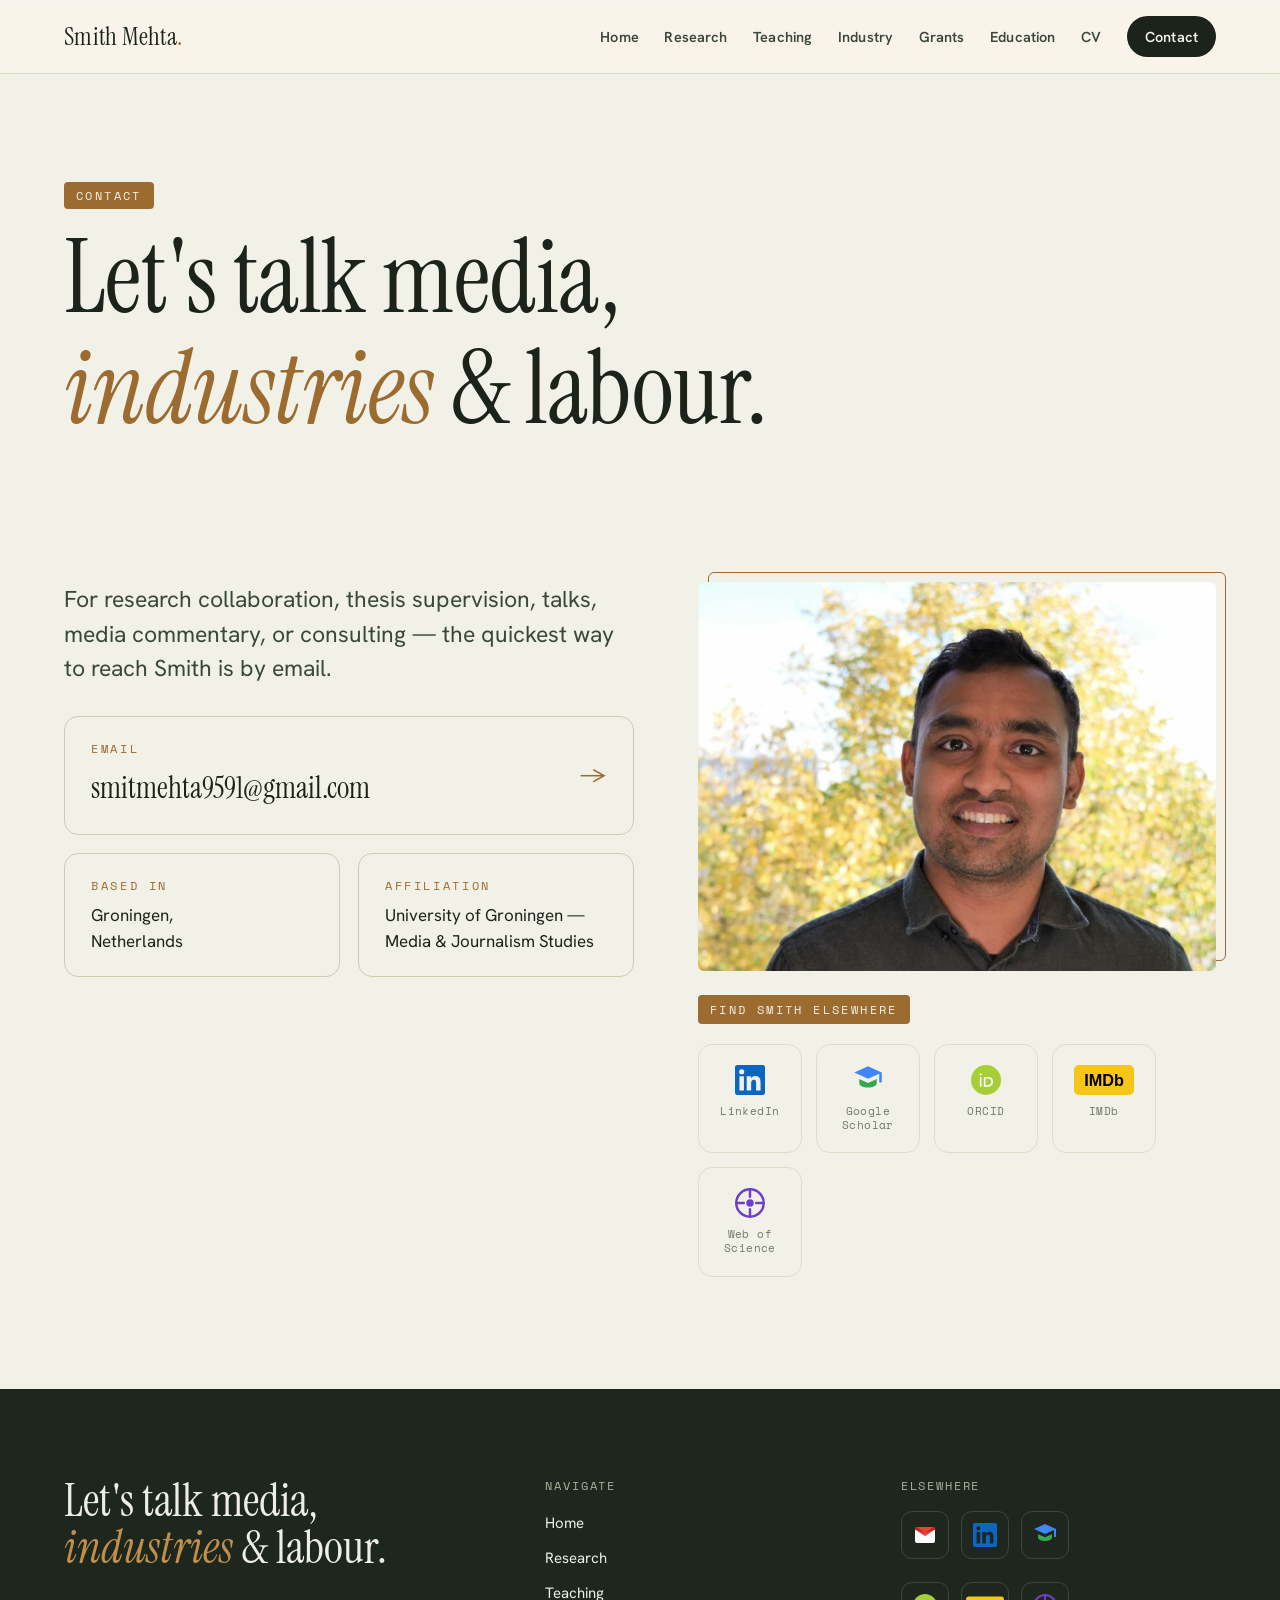
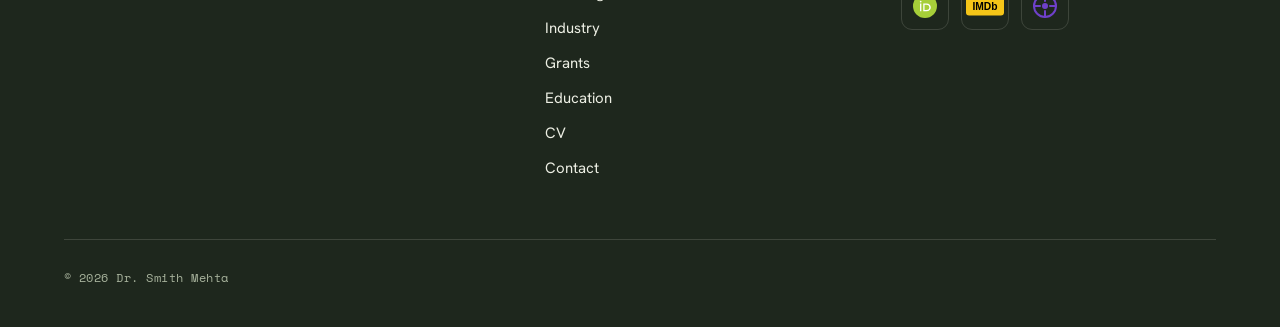
<file: contact.html>
<!DOCTYPE html>
<html lang="en">
<head>
<meta charset="UTF-8" />
<meta name="viewport" content="width=device-width, initial-scale=1.0" />
<title>Contact — Dr. Smith Mehta</title>
<meta name="description" content="Get in touch with Dr. Smith Mehta — University of Groningen. Email, LinkedIn, Google Scholar, ORCID, and IMDb." />
<link rel="preconnect" href="https://fonts.googleapis.com" />
<link rel="preconnect" href="https://fonts.gstatic.com" crossorigin />
<link rel="stylesheet" href="style.css?v=5" />
</head>
<body>

<header class="site-header">
  <div class="bar">
    <a class="brand" href="index.html">Smith Mehta<span class="dot">.</span></a>
    <button class="nav-toggle" aria-label="Menu"><span></span><span></span><span></span></button>
    <nav class="nav">
      <a href="index.html">Home</a>
      <a href="research.html">Research</a>
      <a href="teaching.html">Teaching</a>
      <a href="industry.html">Industry</a>
      <a href="grants.html">Grants</a>
      <a href="education.html">Education</a>
      <a href="cv.html">CV</a>
      <a href="contact.html" class="pill active" style="">Contact</a>
    </nav>
  </div>
</header>

<!-- ===================== CONTACT ===================== -->
<section class="section">
  <div class="container container--wide">
    <p class="kicker"><span class="sl-mark">Contact</span></p>
    <h1 class="display" style="max-width:16ch;">Let's talk media, <em>industries</em> &amp; labour.</h1>

    <div style="display:grid; grid-template-columns: 1.1fr 1fr; gap:clamp(32px,5vw,72px); margin-top:clamp(40px,6vw,64px); align-items:start;" class="contact-grid">

      <!-- Left: details -->
      <div>
        <p class="lead" style="max-width:48ch; margin-top:0;">For research collaboration, thesis supervision, talks, media commentary, or consulting — the quickest way to reach Smith is by email.</p>

        <a href="mailto:smitmehta9591@gmail.com" style="display:flex; align-items:center; justify-content:space-between; gap:20px; text-decoration:none; color:var(--ink); border:1px solid var(--line-2); border-radius:14px; padding:22px 26px; margin:30px 0 0; transition:border-color .18s, background .18s;" onmouseover="this.style.borderColor='var(--clay)';this.style.background='rgba(191,90,54,0.04)'" onmouseout="this.style.borderColor='var(--line-2)';this.style.background='transparent'">
          <span>
            <span class="kicker" style="margin-bottom:6px; display:block;">Email</span>
            <span style="font-family:var(--display); font-size:clamp(22px,2.6vw,30px);">smitmehta9591@gmail.com</span>
          </span>
          <span style="font-size:24px; color:var(--clay);">→</span>
        </a>

        <div style="display:grid; grid-template-columns:1fr 1fr; gap:18px; margin-top:18px;" class="loc-grid">
          <div style="border:1px solid var(--line-2); border-radius:14px; padding:22px 26px;">
            <span class="kicker" style="margin-bottom:8px; display:block;">Based in</span>
            <div style="font-size:17px; line-height:1.5;">Groningen,<br/>Netherlands</div>
          </div>
          <div style="border:1px solid var(--line-2); border-radius:14px; padding:22px 26px;">
            <span class="kicker" style="margin-bottom:8px; display:block;">Affiliation</span>
            <div style="font-size:17px; line-height:1.5;">University of Groningen — Media &amp; Journalism Studies</div>
          </div>
        </div>
      </div>

      <!-- Right: links / photo -->
      <div>
        <figure style="margin:0 0 24px;">
          <div style="position:relative;">
            <img src="assets/smith-mehta.jpg" alt="Portrait of Dr. Smith Mehta" style="width:100%; aspect-ratio:4/3; object-fit:cover; object-position:50% 28%; border-radius:6px; position:relative; z-index:1;" />
            <span style="position:absolute; inset:-10px -10px 10px 10px; border:1px solid var(--clay); border-radius:6px; z-index:0;"></span>
          </div>
        </figure>

        <p class="section-label" style="margin-bottom:20px;"><span class="sl-mark">Find Smith elsewhere</span></p>
        <div class="social-logos">
          <a class="slogo" href="https://www.linkedin.com/in/smithmehta" target="_blank" rel="noopener" aria-label="LinkedIn" title="LinkedIn">
            <svg viewBox="0 0 24 24" aria-hidden="true"><path fill="#0A66C2" d="M20.45 20.45h-3.55v-5.57c0-1.33-.02-3.04-1.85-3.04-1.85 0-2.14 1.45-2.14 2.94v5.67H9.36V9h3.41v1.56h.05c.47-.9 1.64-1.85 3.37-1.85 3.6 0 4.27 2.37 4.27 5.45v6.29zM5.34 7.43a2.06 2.06 0 1 1 0-4.12 2.06 2.06 0 0 1 0 4.12zM7.12 20.45H3.56V9h3.56v11.45zM22.22 0H1.77C.79 0 0 .77 0 1.73v20.54C0 23.23.79 24 1.77 24h20.45c.98 0 1.78-.77 1.78-1.73V1.73C24 .77 23.2 0 22.22 0z"/></svg>
            <span>LinkedIn</span>
          </a>
          <a class="slogo" href="https://scholar.google.com/citations?user=PSNeib4AAAAJ&hl=en" target="_blank" rel="noopener" aria-label="Google Scholar" title="Google Scholar">
            <svg viewBox="0 0 24 24" aria-hidden="true"><path fill="#4285F4" d="M12 1L1 6l11 5 9-4.09V14h2V6L12 1z"/><path fill="#34A853" d="M5 11.18v3.32C5 16.43 8.13 18 12 18s7-1.57 7-3.5v-3.32l-7 3.18-7-3.18z"/></svg>
            <span>Google Scholar</span>
          </a>
          <a class="slogo" href="https://orcid.org/0000-0002-9429-3240" target="_blank" rel="noopener" aria-label="ORCID" title="ORCID 0000-0002-9429-3240">
            <svg viewBox="0 0 24 24" aria-hidden="true"><circle cx="12" cy="12" r="12" fill="#A6CE39"/><path fill="#fff" d="M7.7 8.4a.86.86 0 1 1 0-1.72.86.86 0 0 1 0 1.72zM7.05 9.6h1.3v7.7h-1.3V9.6zm3.2 0h3.18c3.03 0 4.36 2.17 4.36 3.86 0 1.84-1.44 3.86-4.34 3.86h-3.2V9.6zm1.3 1.18v5.34h1.74c2.48 0 3.05-1.88 3.05-2.67 0-1.29-.82-2.67-3.1-2.67h-1.69z"/></svg>
            <span>ORCID</span>
          </a>
          <a class="slogo" href="https://www.imdb.com/name/nm14310551/" target="_blank" rel="noopener" aria-label="IMDb" title="IMDb">
            <svg viewBox="0 0 48 24" aria-hidden="true"><rect width="48" height="24" rx="4" fill="#F5C518"/><text x="24" y="17" text-anchor="middle" font-family="Arial, sans-serif" font-weight="700" font-size="13" fill="#000">IMDb</text></svg>
            <span>IMDb</span>
          </a>
          <a class="slogo" href="https://www.webofscience.com/wos/author/record/AAY-8425-2020" target="_blank" rel="noopener" aria-label="Web of Science" title="Web of Science — Reviewer record">
            <svg viewBox="0 0 24 24" aria-hidden="true"><circle cx="12" cy="12" r="11" fill="none" stroke="#6E40C9" stroke-width="2"/><circle cx="12" cy="12" r="3" fill="#6E40C9"/><path d="M12 1v6M12 17v6M1 12h6M17 12h6" stroke="#6E40C9" stroke-width="2" stroke-linecap="round"/></svg>
            <span>Web of Science</span>
          </a>
        </div>
      </div>

    </div>
  </div>
</section>

<style>
  .social-logos { display:flex; flex-wrap:wrap; gap:14px; }
  .slogo {
    display:flex; flex-direction:column; align-items:center; gap:10px;
    text-decoration:none; width:104px; padding:20px 12px;
    border:1px solid var(--line); border-radius:14px;
    transition:border-color .18s, transform .18s, background .18s;
  }
  .slogo svg { height:30px; width:auto; display:block; }
  .slogo span {
    font-family:var(--mono); font-size:10.5px; letter-spacing:0.04em;
    color:var(--muted); text-align:center; line-height:1.3;
  }
  .slogo:hover { border-color:var(--clay); transform:translateY(-3px); background:var(--paper-2); }
  .slogo:hover span { color:var(--ink); }
  @media (max-width:900px){ .contact-grid{ grid-template-columns:1fr; } }
  @media (max-width:520px){ .loc-grid{ grid-template-columns:1fr; } .slogo{ width:86px; } }
</style>

<!-- ===================== FOOTER ===================== -->
<footer class="site-footer">
  <div class="container container--wide">
    <div class="foot-top">
      <div class="big">Let's talk media,<br/><em>industries</em> &amp; labour.</div>
      <div class="foot-col">
        <h4>Navigate</h4>
        <a href="index.html">Home</a>
        <a href="research.html">Research</a>
        <a href="teaching.html">Teaching</a>
        <a href="industry.html">Industry</a>
        <a href="grants.html">Grants</a>
        <a href="education.html">Education</a>
        <a href="cv.html">CV</a>
        <a href="contact.html">Contact</a>
      </div>
      <div class="foot-col">
        <h4>Elsewhere</h4>
        <div class="foot-logos">
          <a href="mailto:smitmehta9591@gmail.com" aria-label="Email" title="smitmehta9591@gmail.com">
            <svg viewBox="0 0 24 24" aria-hidden="true"><path fill="#EA4335" d="M2 6.5 12 13l10-6.5V6a2 2 0 0 0-2-2H4a2 2 0 0 0-2 2v.5z"/><path fill="#fff" d="M2 6.5V18a2 2 0 0 0 2 2h16a2 2 0 0 0 2-2V6.5L12 13 2 6.5z"/><path fill="#C5221F" d="M2 6.5V6a2 2 0 0 1 2-2l8 6L2 6.5z"/><path fill="#C5221F" d="M22 6.5V6a2 2 0 0 0-2-2l-8 6 10-3.5z"/></svg>
          </a>
          <a href="https://www.linkedin.com/in/smithmehta" target="_blank" rel="noopener" aria-label="LinkedIn" title="LinkedIn">
            <svg viewBox="0 0 24 24" aria-hidden="true"><path fill="#0A66C2" d="M20.45 20.45h-3.55v-5.57c0-1.33-.02-3.04-1.85-3.04-1.85 0-2.14 1.45-2.14 2.94v5.67H9.36V9h3.41v1.56h.05c.47-.9 1.64-1.85 3.37-1.85 3.6 0 4.27 2.37 4.27 5.45v6.29zM5.34 7.43a2.06 2.06 0 1 1 0-4.12 2.06 2.06 0 0 1 0 4.12zM7.12 20.45H3.56V9h3.56v11.45zM22.22 0H1.77C.79 0 0 .77 0 1.73v20.54C0 23.23.79 24 1.77 24h20.45c.98 0 1.78-.77 1.78-1.73V1.73C24 .77 23.2 0 22.22 0z"/></svg>
          </a>
          <a href="https://scholar.google.com/citations?user=PSNeib4AAAAJ&hl=en" target="_blank" rel="noopener" aria-label="Google Scholar" title="Google Scholar">
            <svg viewBox="0 0 24 24" aria-hidden="true"><path fill="#4285F4" d="M12 1L1 6l11 5 9-4.09V14h2V6L12 1z"/><path fill="#34A853" d="M5 11.18v3.32C5 16.43 8.13 18 12 18s7-1.57 7-3.5v-3.32l-7 3.18-7-3.18z"/></svg>
          </a>
          <a href="https://orcid.org/0000-0002-9429-3240" target="_blank" rel="noopener" aria-label="ORCID" title="ORCID 0000-0002-9429-3240">
            <svg viewBox="0 0 24 24" aria-hidden="true"><circle cx="12" cy="12" r="12" fill="#A6CE39"/><path fill="#fff" d="M7.7 8.4a.86.86 0 1 1 0-1.72.86.86 0 0 1 0 1.72zM7.05 9.6h1.3v7.7h-1.3V9.6zm3.2 0h3.18c3.03 0 4.36 2.17 4.36 3.86 0 1.84-1.44 3.86-4.34 3.86h-3.2V9.6zm1.3 1.18v5.34h1.74c2.48 0 3.05-1.88 3.05-2.67 0-1.29-.82-2.67-3.1-2.67h-1.69z"/></svg>
          </a>
          <a href="https://www.imdb.com/name/nm14310551/" target="_blank" rel="noopener" aria-label="IMDb" title="IMDb">
            <svg viewBox="0 0 48 24" aria-hidden="true"><rect width="48" height="24" rx="4" fill="#F5C518"/><text x="24" y="17" text-anchor="middle" font-family="Arial, sans-serif" font-weight="700" font-size="13" fill="#000">IMDb</text></svg>
          </a>
          <a href="https://www.webofscience.com/wos/author/record/AAY-8425-2020" target="_blank" rel="noopener" aria-label="Web of Science" title="Web of Science — Reviewer record">
            <svg viewBox="0 0 24 24" aria-hidden="true"><circle cx="12" cy="12" r="11" fill="none" stroke="#6E40C9" stroke-width="2"/><circle cx="12" cy="12" r="3" fill="#6E40C9"/><path d="M12 1v6M12 17v6M1 12h6M17 12h6" stroke="#6E40C9" stroke-width="2" stroke-linecap="round"/></svg>
          </a>
        </div>
      </div>
    </div>
    <div class="foot-bottom">
      <span>© 2026 Dr. Smith Mehta</span>
    </div>
  </div>
</footer>

<script src="site.js"></script>
</body>
</html>
</file>
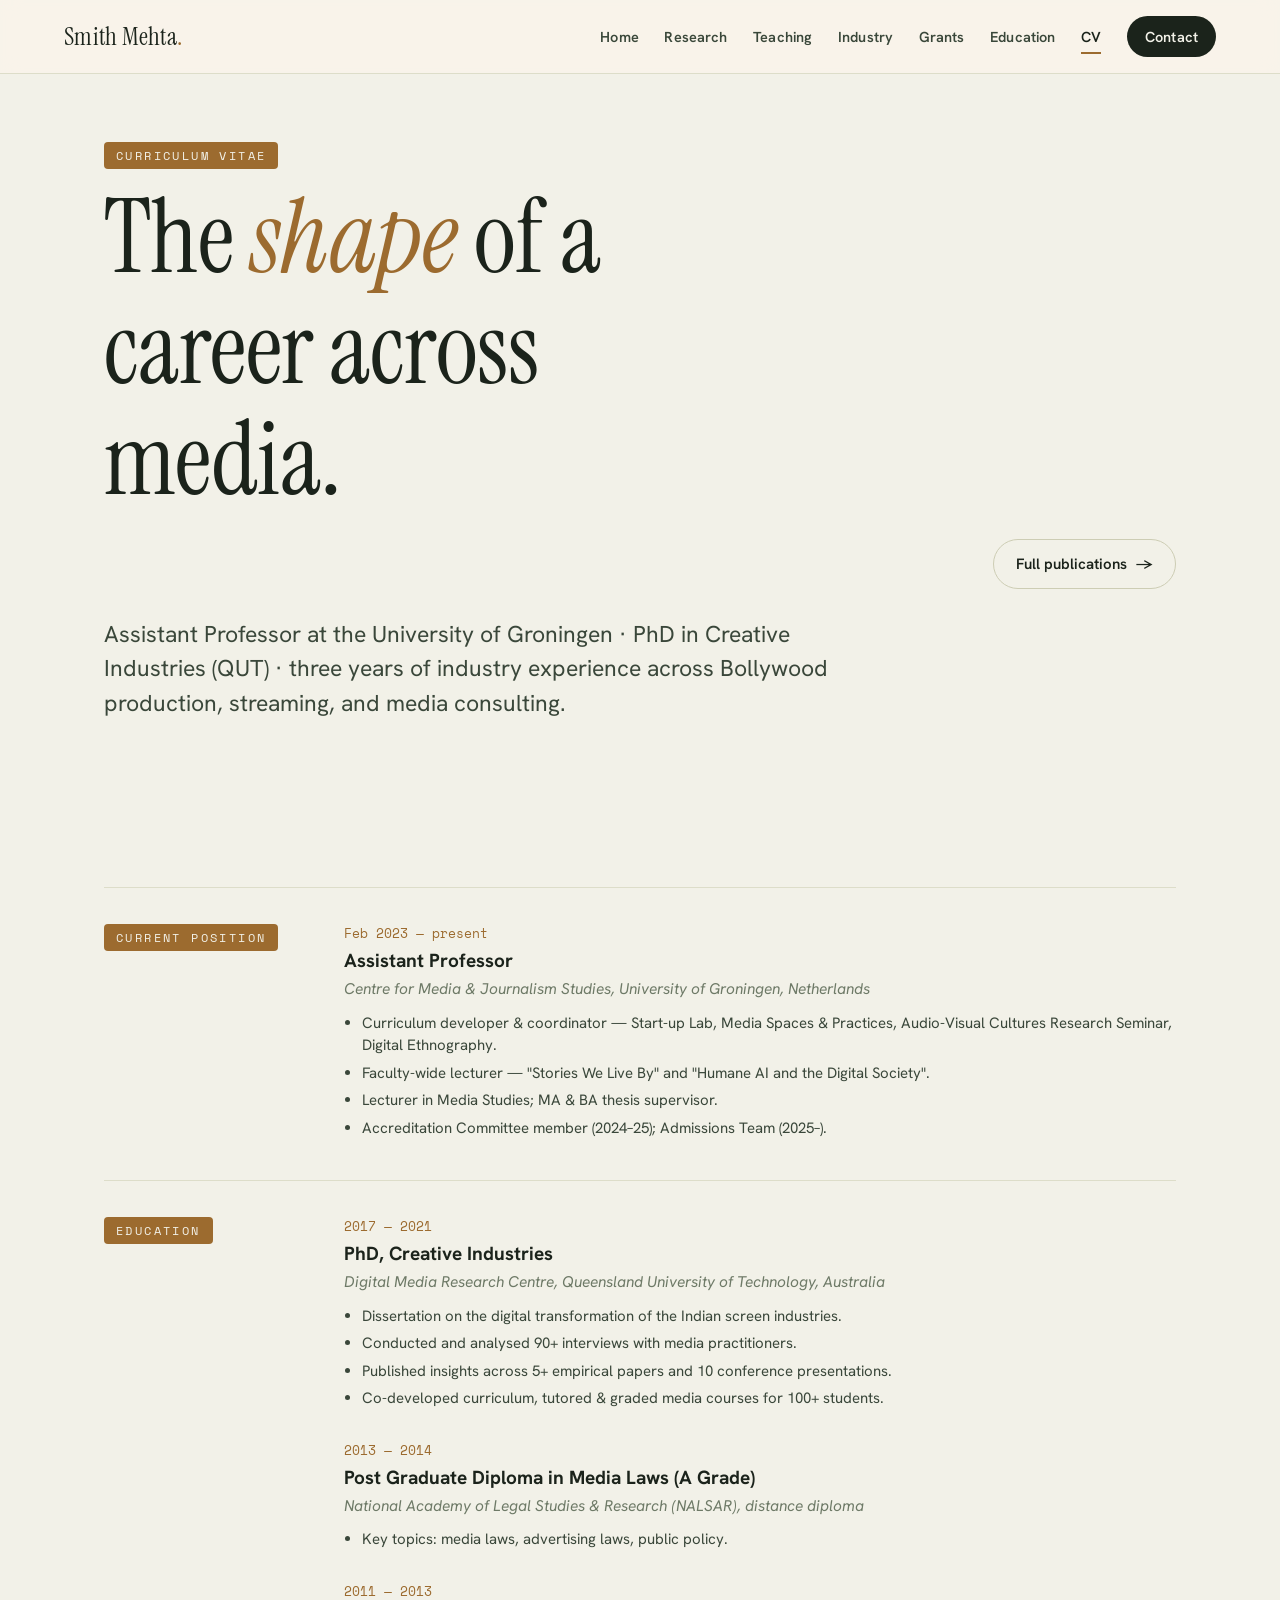
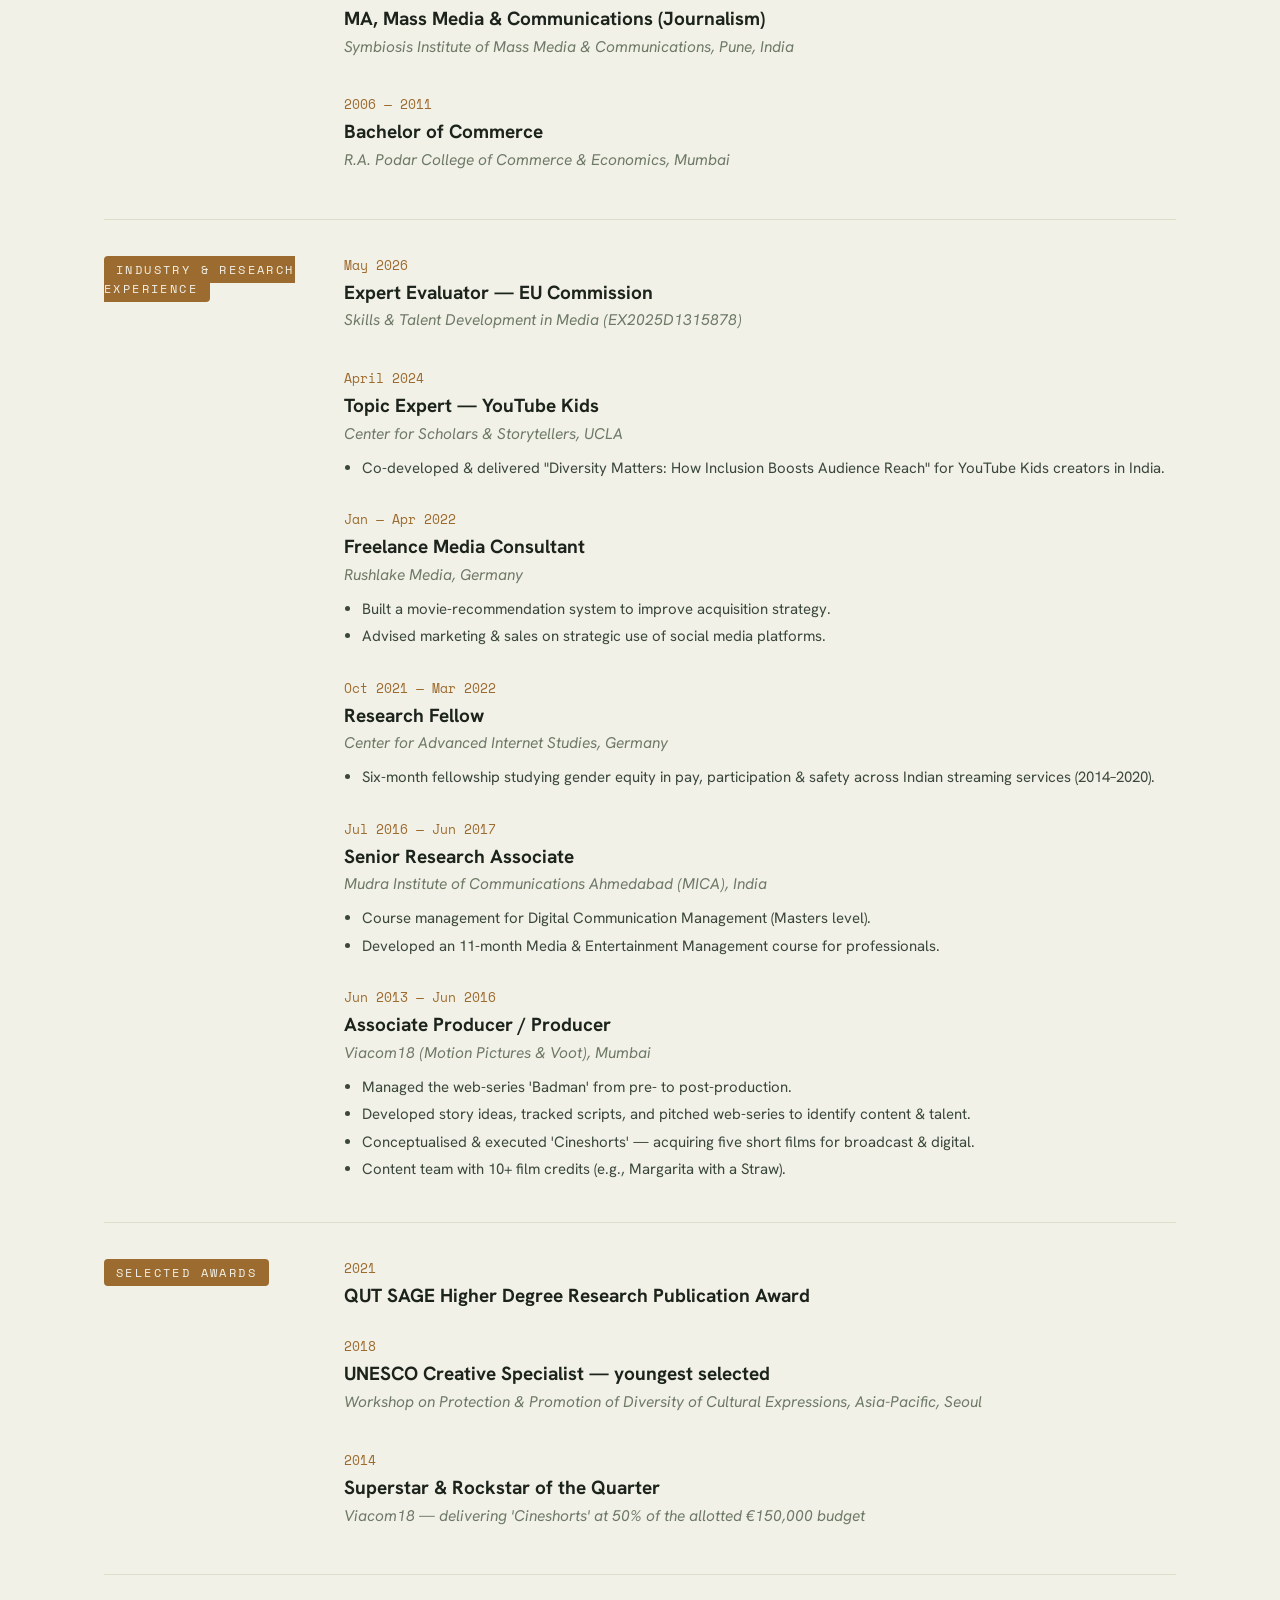
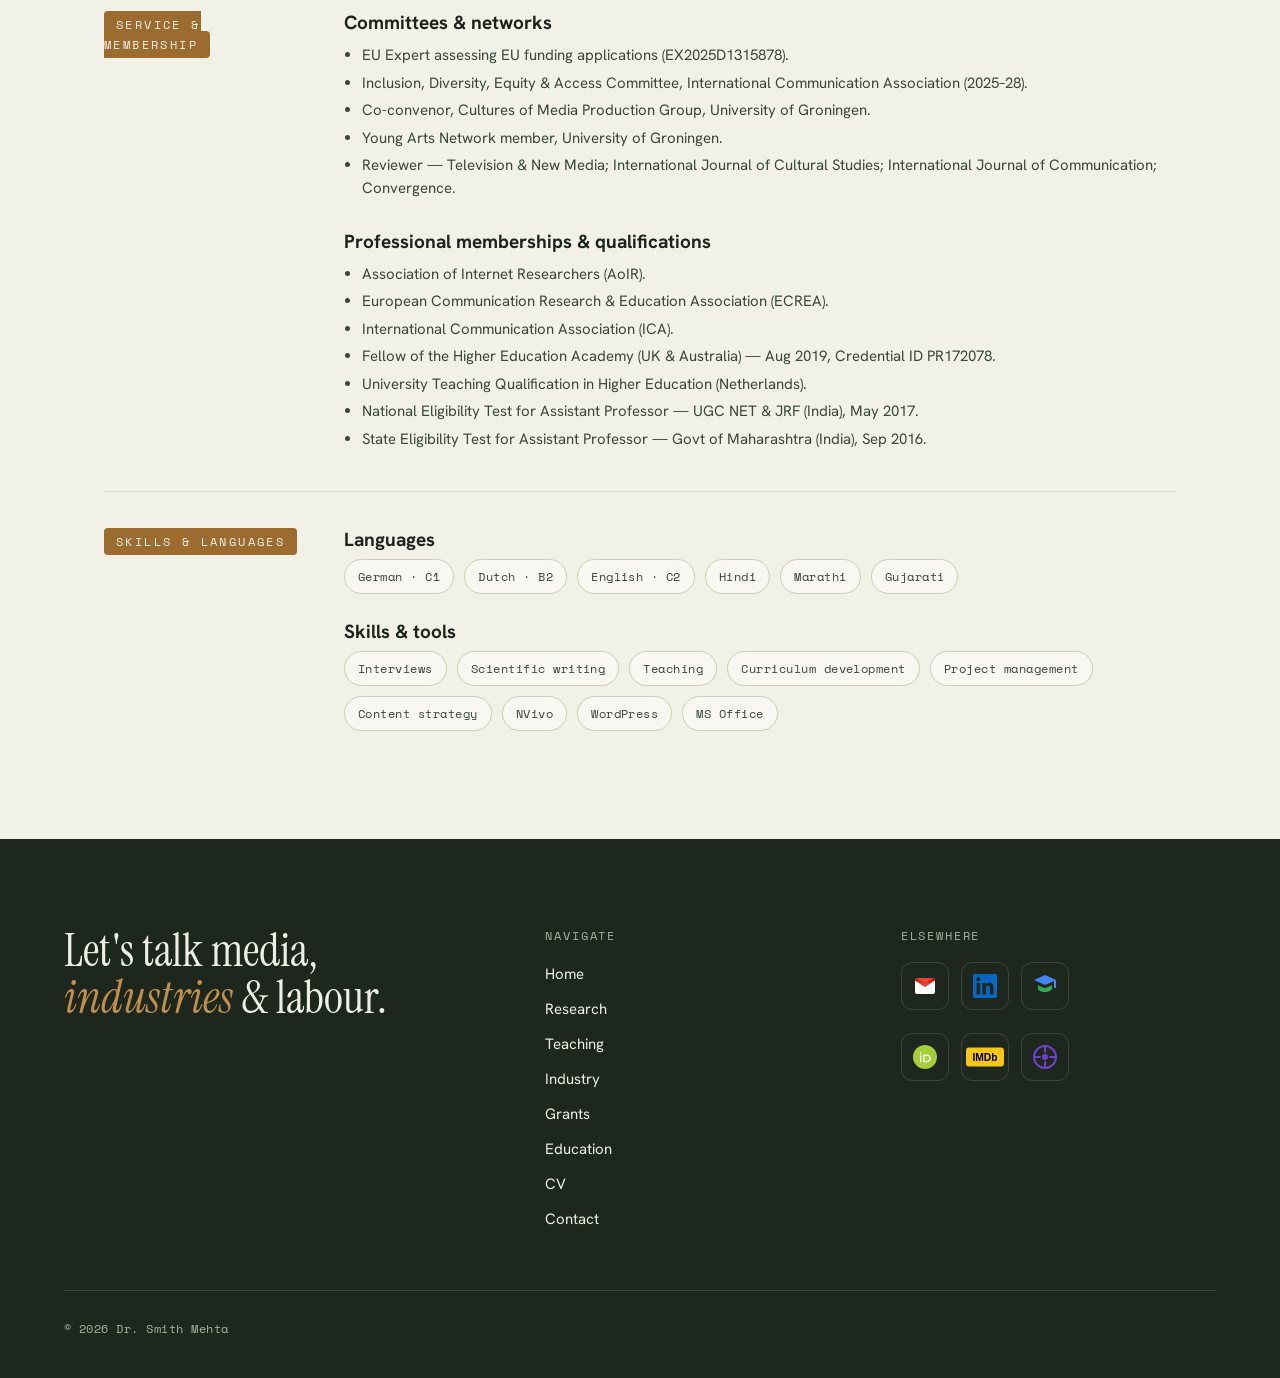
<file: cv.html>
<!DOCTYPE html>
<html lang="en">
<head>
<meta charset="UTF-8" />
<meta name="viewport" content="width=device-width, initial-scale=1.0" />
<title>Curriculum Vitae — Dr. Smith Mehta</title>
<meta name="description" content="Full curriculum vitae of Dr. Smith Mehta: appointments, education, industry experience, awards, service, and skills." />
<link rel="preconnect" href="https://fonts.googleapis.com" />
<link rel="preconnect" href="https://fonts.gstatic.com" crossorigin />
<link rel="stylesheet" href="style.css?v=5" />
</head>
<body>

<header class="site-header">
  <div class="bar">
    <a class="brand" href="index.html">Smith Mehta<span class="dot">.</span></a>
    <button class="nav-toggle" aria-label="Menu"><span></span><span></span><span></span></button>
    <nav class="nav">
      <a href="index.html">Home</a>
      <a href="research.html">Research</a>
      <a href="teaching.html">Teaching</a>
      <a href="industry.html">Industry</a>
      <a href="grants.html">Grants</a>
      <a href="education.html">Education</a>
      <a href="cv.html" class="active">CV</a>
      <a href="contact.html" class="pill">Contact</a>
    </nav>
  </div>
</header>

<!-- ===================== PAGE HERO ===================== -->
<section class="section section--tight">
  <div class="container">
    <p class="kicker"><span class="sl-mark">Curriculum Vitae</span></p>
    <div style="display:flex; justify-content:space-between; align-items:flex-end; flex-wrap:wrap; gap:24px;">
      <h1 class="display" style="max-width:14ch;">The <em>shape</em> of a career across media.</h1>
      <a class="btn btn--ghost" href="research.html">Full publications <span class="arr">→</span></a>
    </div>
    <p class="lead" style="max-width:60ch; margin-top:28px;">Assistant Professor at the University of Groningen · PhD in Creative Industries (QUT) · three years of industry experience across Bollywood production, streaming, and media consulting.</p>
  </div>
</section>

<!-- ===================== CV BODY ===================== -->
<section class="section section--tight">
  <div class="container">

    <div class="cv-group">
      <div class="cv-group__label"><span class="sl-mark">Current position</span></div>
      <div>
        <div class="cv-entry">
          <div class="when">Feb 2023 — present</div>
          <h3>Assistant Professor</h3>
          <div class="where">Centre for Media &amp; Journalism Studies, University of Groningen, Netherlands</div>
          <ul>
            <li>Curriculum developer &amp; coordinator — Start-up Lab, Media Spaces &amp; Practices, Audio-Visual Cultures Research Seminar, Digital Ethnography.</li>
            <li>Faculty-wide lecturer — "Stories We Live By" and "Humane AI and the Digital Society".</li>
            <li>Lecturer in Media Studies; MA &amp; BA thesis supervisor.</li>
            <li>Accreditation Committee member (2024–25); Admissions Team (2025–).</li>
          </ul>
        </div>
      </div>
    </div>

    <div class="cv-group">
      <div class="cv-group__label"><span class="sl-mark">Education</span></div>
      <div>
        <div class="cv-entry">
          <div class="when">2017 — 2021</div>
          <h3>PhD, Creative Industries</h3>
          <div class="where">Digital Media Research Centre, Queensland University of Technology, Australia</div>
          <ul>
            <li>Dissertation on the digital transformation of the Indian screen industries.</li>
            <li>Conducted and analysed 90+ interviews with media practitioners.</li>
            <li>Published insights across 5+ empirical papers and 10 conference presentations.</li>
            <li>Co-developed curriculum, tutored &amp; graded media courses for 100+ students.</li>
          </ul>
        </div>
        <div class="cv-entry">
          <div class="when">2013 — 2014</div>
          <h3>Post Graduate Diploma in Media Laws (A Grade)</h3>
          <div class="where">National Academy of Legal Studies &amp; Research (NALSAR), distance diploma</div>
          <ul><li>Key topics: media laws, advertising laws, public policy.</li></ul>
        </div>
        <div class="cv-entry">
          <div class="when">2011 — 2013</div>
          <h3>MA, Mass Media &amp; Communications (Journalism)</h3>
          <div class="where">Symbiosis Institute of Mass Media &amp; Communications, Pune, India</div>
        </div>
        <div class="cv-entry">
          <div class="when">2006 — 2011</div>
          <h3>Bachelor of Commerce</h3>
          <div class="where">R.A. Podar College of Commerce &amp; Economics, Mumbai</div>
        </div>
      </div>
    </div>

    <div class="cv-group">
      <div class="cv-group__label"><span class="sl-mark">Industry &amp; research experience</span></div>
      <div>
        <div class="cv-entry">
          <div class="when">May 2026</div>
          <h3>Expert Evaluator — EU Commission</h3>
          <div class="where">Skills &amp; Talent Development in Media (EX2025D1315878)</div>
        </div>
        <div class="cv-entry">
          <div class="when">April 2024</div>
          <h3>Topic Expert — YouTube Kids</h3>
          <div class="where">Center for Scholars &amp; Storytellers, UCLA</div>
          <ul><li>Co-developed &amp; delivered "Diversity Matters: How Inclusion Boosts Audience Reach" for YouTube Kids creators in India.</li></ul>
        </div>
        <div class="cv-entry">
          <div class="when">Jan — Apr 2022</div>
          <h3>Freelance Media Consultant</h3>
          <div class="where">Rushlake Media, Germany</div>
          <ul>
            <li>Built a movie-recommendation system to improve acquisition strategy.</li>
            <li>Advised marketing &amp; sales on strategic use of social media platforms.</li>
          </ul>
        </div>
        <div class="cv-entry">
          <div class="when">Oct 2021 — Mar 2022</div>
          <h3>Research Fellow</h3>
          <div class="where">Center for Advanced Internet Studies, Germany</div>
          <ul><li>Six-month fellowship studying gender equity in pay, participation &amp; safety across Indian streaming services (2014–2020).</li></ul>
        </div>
        <div class="cv-entry">
          <div class="when">Jul 2016 — Jun 2017</div>
          <h3>Senior Research Associate</h3>
          <div class="where">Mudra Institute of Communications Ahmedabad (MICA), India</div>
          <ul>
            <li>Course management for Digital Communication Management (Masters level).</li>
            <li>Developed an 11-month Media &amp; Entertainment Management course for professionals.</li>
          </ul>
        </div>
        <div class="cv-entry">
          <div class="when">Jun 2013 — Jun 2016</div>
          <h3>Associate Producer / Producer</h3>
          <div class="where">Viacom18 (Motion Pictures &amp; Voot), Mumbai</div>
          <ul>
            <li>Managed the web-series 'Badman' from pre- to post-production.</li>
            <li>Developed story ideas, tracked scripts, and pitched web-series to identify content &amp; talent.</li>
            <li>Conceptualised &amp; executed 'Cineshorts' — acquiring five short films for broadcast &amp; digital.</li>
            <li>Content team with 10+ film credits (e.g., Margarita with a Straw).</li>
          </ul>
        </div>
      </div>
    </div>

    <div class="cv-group">
      <div class="cv-group__label"><span class="sl-mark">Selected awards</span></div>
      <div>
        <div class="cv-entry">
          <div class="when">2021</div>
          <h3>QUT SAGE Higher Degree Research Publication Award</h3>
        </div>
        <div class="cv-entry">
          <div class="when">2018</div>
          <h3>UNESCO Creative Specialist — youngest selected</h3>
          <div class="where">Workshop on Protection &amp; Promotion of Diversity of Cultural Expressions, Asia-Pacific, Seoul</div>
        </div>
        <div class="cv-entry">
          <div class="when">2014</div>
          <h3>Superstar &amp; Rockstar of the Quarter</h3>
          <div class="where">Viacom18 — delivering 'Cineshorts' at 50% of the allotted €150,000 budget</div>
        </div>
      </div>
    </div>

    <div class="cv-group">
      <div class="cv-group__label"><span class="sl-mark">Service &amp; membership</span></div>
      <div>
        <div class="cv-entry">
          <h3>Committees &amp; networks</h3>
          <ul>
            <li>EU Expert assessing EU funding applications (EX2025D1315878).</li>
            <li>Inclusion, Diversity, Equity &amp; Access Committee, International Communication Association (2025–28).</li>
            <li>Co-convenor, Cultures of Media Production Group, University of Groningen.</li>
            <li>Young Arts Network member, University of Groningen.</li>
            <li>Reviewer — Television &amp; New Media; International Journal of Cultural Studies; International Journal of Communication; Convergence.</li>
          </ul>
        </div>
        <div class="cv-entry">
          <h3>Professional memberships &amp; qualifications</h3>
          <ul>
            <li>Association of Internet Researchers (AoIR).</li>
            <li>European Communication Research &amp; Education Association (ECREA).</li>
            <li>International Communication Association (ICA).</li>
            <li>Fellow of the Higher Education Academy (UK &amp; Australia) — Aug 2019, Credential ID PR172078.</li>
            <li>University Teaching Qualification in Higher Education (Netherlands).</li>
            <li>National Eligibility Test for Assistant Professor — UGC NET &amp; JRF (India), May 2017.</li>
            <li>State Eligibility Test for Assistant Professor — Govt of Maharashtra (India), Sep 2016.</li>
          </ul>
        </div>
      </div>
    </div>

    <div class="cv-group">
      <div class="cv-group__label"><span class="sl-mark">Skills &amp; languages</span></div>
      <div>
        <div class="cv-entry">
          <h3>Languages</h3>
          <div class="chips" style="margin-top:6px;">
            <span class="chip">German · C1</span>
            <span class="chip">Dutch · B2</span>
            <span class="chip">English · C2</span>
            <span class="chip">Hindi</span>
            <span class="chip">Marathi</span>
            <span class="chip">Gujarati</span>
          </div>
        </div>
        <div class="cv-entry">
          <h3>Skills &amp; tools</h3>
          <div class="chips" style="margin-top:6px;">
            <span class="chip">Interviews</span>
            <span class="chip">Scientific writing</span>
            <span class="chip">Teaching</span>
            <span class="chip">Curriculum development</span>
            <span class="chip">Project management</span>
            <span class="chip">Content strategy</span>
            <span class="chip">NVivo</span>
            <span class="chip">WordPress</span>
            <span class="chip">MS Office</span>
          </div>
        </div>
      </div>
    </div>

  </div>
</section>

<!-- ===================== FOOTER ===================== -->
<footer class="site-footer">
  <div class="container container--wide">
    <div class="foot-top">
      <div class="big">Let's talk media,<br/><em>industries</em> &amp; labour.</div>
      <div class="foot-col">
        <h4>Navigate</h4>
        <a href="index.html">Home</a>
        <a href="research.html">Research</a>
        <a href="teaching.html">Teaching</a>
        <a href="industry.html">Industry</a>
        <a href="grants.html">Grants</a>
        <a href="education.html">Education</a>
        <a href="cv.html">CV</a>
        <a href="contact.html">Contact</a>
      </div>
      <div class="foot-col">
        <h4>Elsewhere</h4>
        <div class="foot-logos">
          <a href="mailto:smitmehta9591@gmail.com" aria-label="Email" title="smitmehta9591@gmail.com">
            <svg viewBox="0 0 24 24" aria-hidden="true"><path fill="#EA4335" d="M2 6.5 12 13l10-6.5V6a2 2 0 0 0-2-2H4a2 2 0 0 0-2 2v.5z"/><path fill="#fff" d="M2 6.5V18a2 2 0 0 0 2 2h16a2 2 0 0 0 2-2V6.5L12 13 2 6.5z"/><path fill="#C5221F" d="M2 6.5V6a2 2 0 0 1 2-2l8 6L2 6.5z"/><path fill="#C5221F" d="M22 6.5V6a2 2 0 0 0-2-2l-8 6 10-3.5z"/></svg>
          </a>
          <a href="https://www.linkedin.com/in/smithmehta" target="_blank" rel="noopener" aria-label="LinkedIn" title="LinkedIn">
            <svg viewBox="0 0 24 24" aria-hidden="true"><path fill="#0A66C2" d="M20.45 20.45h-3.55v-5.57c0-1.33-.02-3.04-1.85-3.04-1.85 0-2.14 1.45-2.14 2.94v5.67H9.36V9h3.41v1.56h.05c.47-.9 1.64-1.85 3.37-1.85 3.6 0 4.27 2.37 4.27 5.45v6.29zM5.34 7.43a2.06 2.06 0 1 1 0-4.12 2.06 2.06 0 0 1 0 4.12zM7.12 20.45H3.56V9h3.56v11.45zM22.22 0H1.77C.79 0 0 .77 0 1.73v20.54C0 23.23.79 24 1.77 24h20.45c.98 0 1.78-.77 1.78-1.73V1.73C24 .77 23.2 0 22.22 0z"/></svg>
          </a>
          <a href="https://scholar.google.com/citations?user=PSNeib4AAAAJ&hl=en" target="_blank" rel="noopener" aria-label="Google Scholar" title="Google Scholar">
            <svg viewBox="0 0 24 24" aria-hidden="true"><path fill="#4285F4" d="M12 1L1 6l11 5 9-4.09V14h2V6L12 1z"/><path fill="#34A853" d="M5 11.18v3.32C5 16.43 8.13 18 12 18s7-1.57 7-3.5v-3.32l-7 3.18-7-3.18z"/></svg>
          </a>
          <a href="https://orcid.org/0000-0002-9429-3240" target="_blank" rel="noopener" aria-label="ORCID" title="ORCID 0000-0002-9429-3240">
            <svg viewBox="0 0 24 24" aria-hidden="true"><circle cx="12" cy="12" r="12" fill="#A6CE39"/><path fill="#fff" d="M7.7 8.4a.86.86 0 1 1 0-1.72.86.86 0 0 1 0 1.72zM7.05 9.6h1.3v7.7h-1.3V9.6zm3.2 0h3.18c3.03 0 4.36 2.17 4.36 3.86 0 1.84-1.44 3.86-4.34 3.86h-3.2V9.6zm1.3 1.18v5.34h1.74c2.48 0 3.05-1.88 3.05-2.67 0-1.29-.82-2.67-3.1-2.67h-1.69z"/></svg>
          </a>
          <a href="https://www.imdb.com/name/nm14310551/" target="_blank" rel="noopener" aria-label="IMDb" title="IMDb">
            <svg viewBox="0 0 48 24" aria-hidden="true"><rect width="48" height="24" rx="4" fill="#F5C518"/><text x="24" y="17" text-anchor="middle" font-family="Arial, sans-serif" font-weight="700" font-size="13" fill="#000">IMDb</text></svg>
          </a>
          <a href="https://www.webofscience.com/wos/author/record/AAY-8425-2020" target="_blank" rel="noopener" aria-label="Web of Science" title="Web of Science — Reviewer record">
            <svg viewBox="0 0 24 24" aria-hidden="true"><circle cx="12" cy="12" r="11" fill="none" stroke="#6E40C9" stroke-width="2"/><circle cx="12" cy="12" r="3" fill="#6E40C9"/><path d="M12 1v6M12 17v6M1 12h6M17 12h6" stroke="#6E40C9" stroke-width="2" stroke-linecap="round"/></svg>
          </a>
        </div>
      </div>
    </div>
    <div class="foot-bottom">
      <span>© 2026 Dr. Smith Mehta</span>
    </div>
  </div>
</footer>

<script src="site.js"></script>
</body>
</html>
</file>
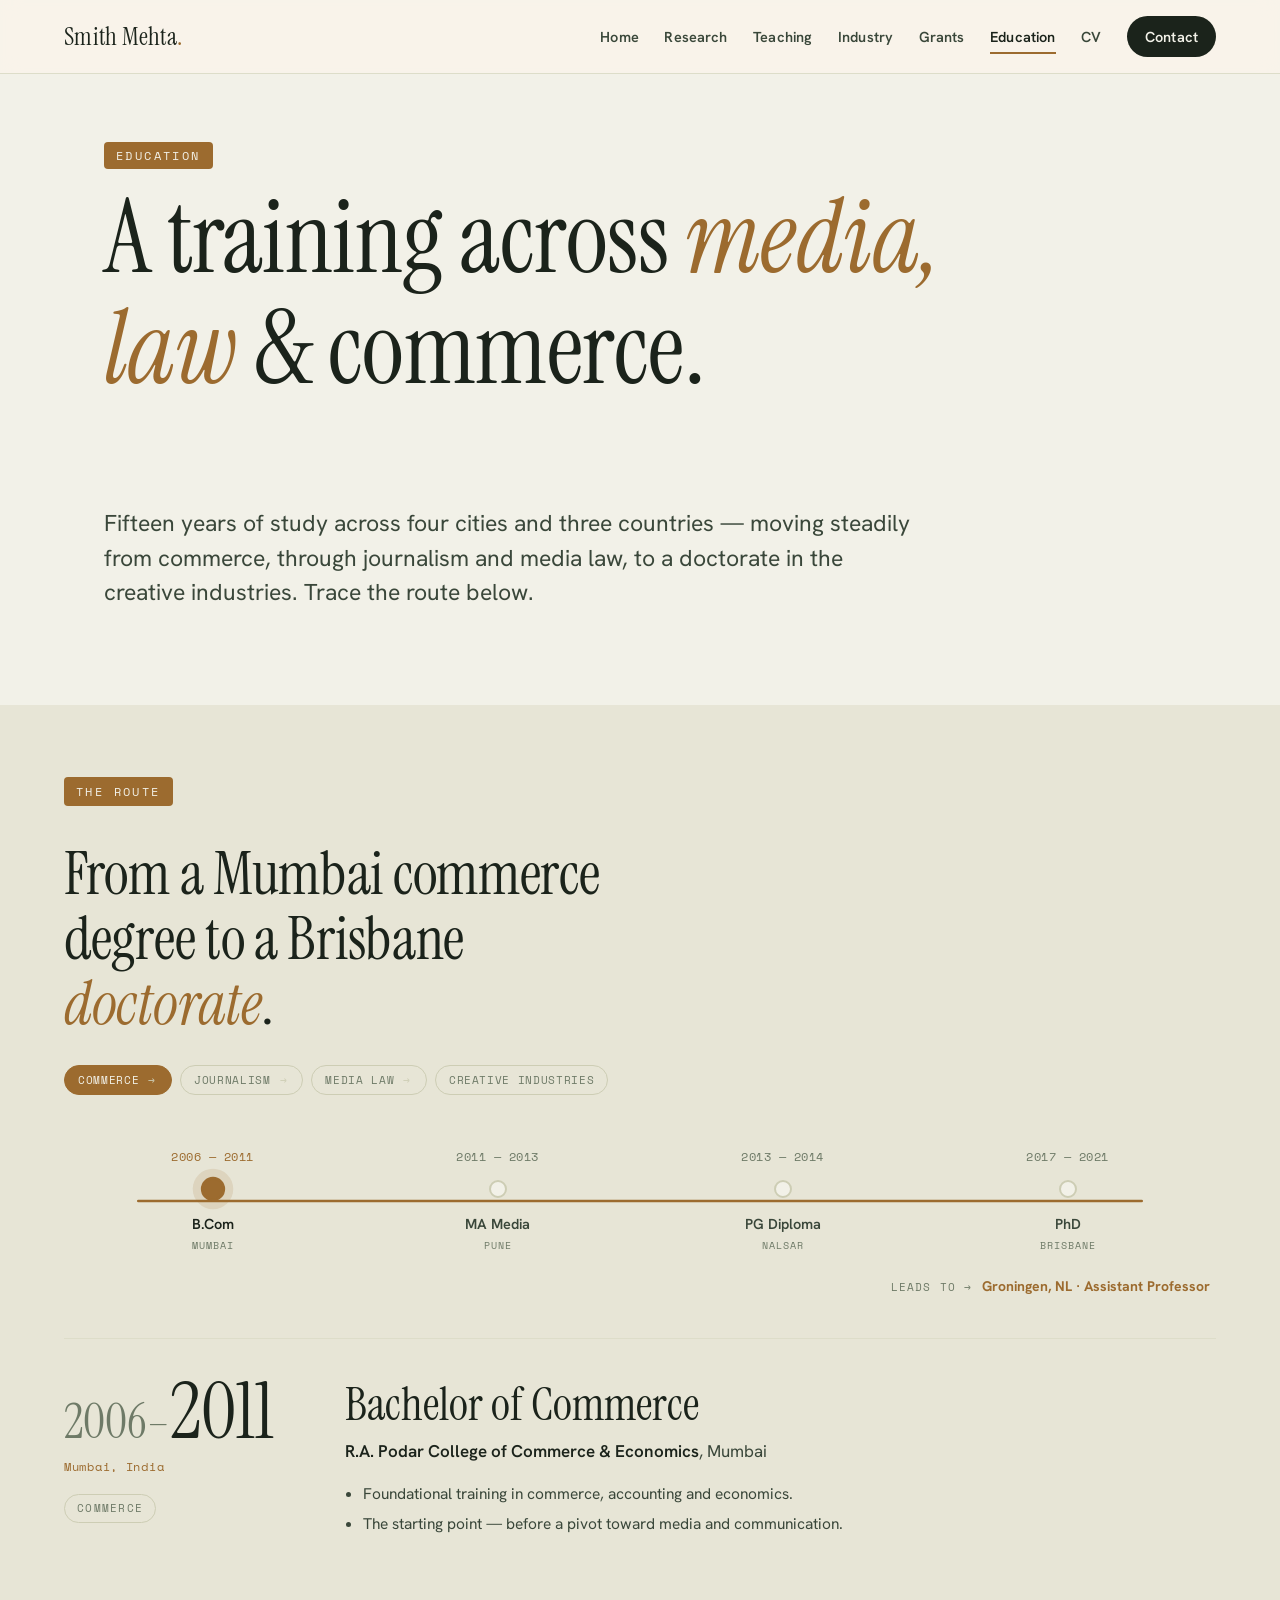
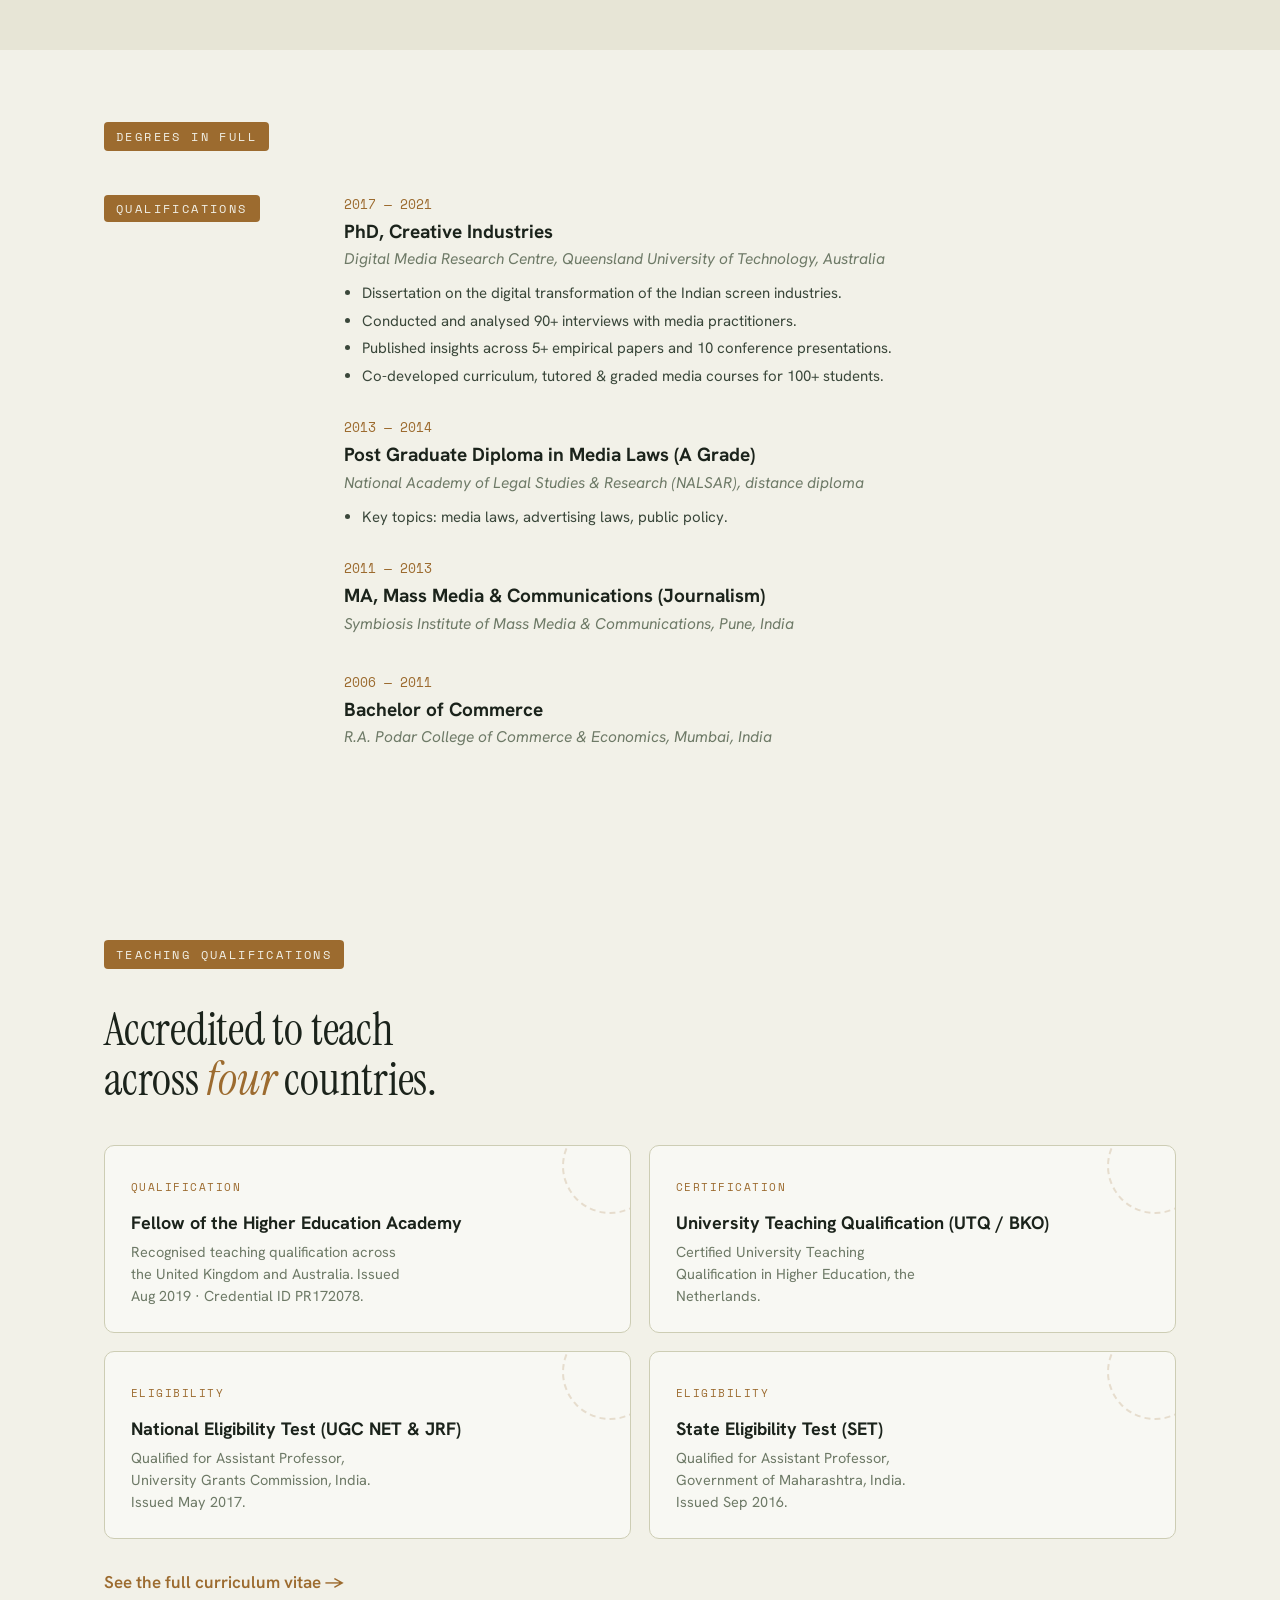
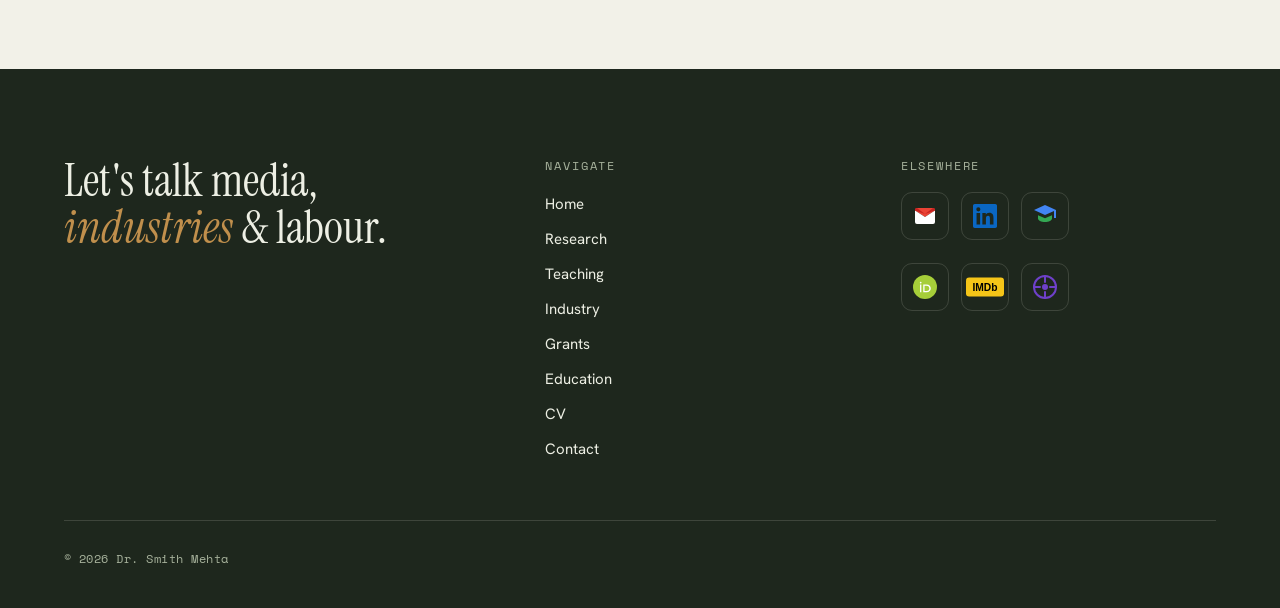
<file: education.html>
<!DOCTYPE html>
<html lang="en">
<head>
<meta charset="UTF-8" />
<meta name="viewport" content="width=device-width, initial-scale=1.0" />
<title>Education — Dr. Smith Mehta</title>
<meta name="description" content="The academic journey of Dr. Smith Mehta — from a Bachelor of Commerce in Mumbai to a PhD in Creative Industries in Brisbane, by way of journalism and media law, leading to a professorship in Groningen." />
<link rel="preconnect" href="https://fonts.googleapis.com" />
<link rel="preconnect" href="https://fonts.gstatic.com" crossorigin />
<link rel="stylesheet" href="style.css?v=5" />
<style>
  /* ============ THE ROUTE — interactive journey ============ */
  .route-wrap { margin-top: 14px; }

  /* Field-evolution ribbon */
  .field-ribbon { display: flex; flex-wrap: wrap; gap: 8px; margin: 0 0 40px; }
  .field-step {
    font-family: var(--mono); font-size: 11px; letter-spacing: 0.06em; text-transform: uppercase;
    color: var(--muted); border: 1px solid var(--line-2); border-radius: 40px; padding: 6px 13px;
    background: transparent; cursor: pointer; transition: all .25s; white-space: nowrap;
  }
  .field-step .ar { color: var(--line-2); margin: 0 2px 0 9px; }
  .field-step.on { color: var(--paper); background: var(--clay); border-color: var(--clay); }

  /* The rail */
  .rail { position: relative; height: 132px; margin: 0 6px 8px; }
  .rail svg { position: absolute; inset: 0; width: 100%; height: 100%; overflow: visible; }
  .rail .track { fill: none; stroke: var(--line-2); stroke-width: 2; stroke-dasharray: 2 7; stroke-linecap: round; }
  .rail .progress {
    fill: none; stroke: var(--clay); stroke-width: 2.5; stroke-linecap: round;
    stroke-dasharray: var(--len); stroke-dashoffset: var(--len); transition: stroke-dashoffset 1.4s cubic-bezier(.65,.02,.25,1);
  }
  .rail.drawn .progress { stroke-dashoffset: 0; }

  .stations { position: absolute; inset: 0; display: flex; justify-content: space-between; align-items: center; }
  .station { position: relative; flex: 1; display: flex; flex-direction: column; align-items: center; cursor: pointer; }
  .station .yr {
    font-family: var(--mono); font-size: 11.5px; letter-spacing: 0.04em; color: var(--muted);
    margin-bottom: 14px; transition: color .25s; white-space: nowrap;
  }
  .station .node {
    width: 18px; height: 18px; border-radius: 50%; background: var(--paper); border: 2px solid var(--line-2);
    box-sizing: border-box; transition: all .3s cubic-bezier(.2,.8,.3,1.2); position: relative; z-index: 2;
  }
  .station .city {
    font-size: 14.5px; font-weight: 600; color: var(--ink-soft); margin-top: 14px; transition: color .25s;
    white-space: nowrap;
  }
  .station .country { font-family: var(--mono); font-size: 10px; letter-spacing: 0.1em; text-transform: uppercase; color: var(--muted); margin-top: 3px; }
  .station:hover .node { border-color: var(--clay); transform: scale(1.15); }
  .station.on .node { border-color: var(--clay); background: var(--clay); transform: scale(1.35); box-shadow: 0 0 0 6px color-mix(in oklab, var(--clay) 14%, transparent); }
  .station.on .yr { color: var(--clay); }
  .station.on .city { color: var(--ink); }

  /* Terminus */
  .terminus { display: flex; align-items: center; gap: 14px; justify-content: flex-end; margin: 6px 6px 0; }
  .terminus .dest {
    display: inline-flex; align-items: baseline; gap: 10px;
    font-family: var(--mono); font-size: 11px; letter-spacing: 0.1em; text-transform: uppercase; color: var(--muted);
  }
  .terminus .dest b { font-family: var(--sans); font-size: 14px; letter-spacing: 0; text-transform: none; color: var(--clay); font-weight: 700; }

  /* Detail stage */
  .stage {
    display: grid; grid-template-columns: 230px 1fr; gap: clamp(28px, 4vw, 56px);
    border-top: 1px solid var(--line); margin-top: 40px; padding-top: 38px; min-height: 240px;
  }
  .stage-side .big-yr { font-family: var(--display); font-size: clamp(46px, 6vw, 78px); line-height: 0.92; color: var(--ink); }
  .stage-side .loc { font-family: var(--mono); font-size: 12px; letter-spacing: 0.06em; color: var(--clay); margin-top: 10px; }
  .stage-side .fld {
    display: inline-block; margin-top: 18px; font-family: var(--mono); font-size: 10.5px; letter-spacing: 0.12em;
    text-transform: uppercase; color: var(--muted); border: 1px solid var(--line-2); border-radius: 40px; padding: 5px 12px;
  }
  .stage-main h3 { font-family: var(--display); font-size: clamp(28px, 3.6vw, 46px); line-height: 1.04; margin: 4px 0 10px; color: var(--ink); }
  .stage-main .inst { font-size: 17px; color: var(--ink-soft); margin: 0 0 4px; }
  .stage-main .inst b { color: var(--ink); font-weight: 600; }
  .stage-main .grade {
    display: inline-block; font-family: var(--mono); font-size: 11px; letter-spacing: 0.06em; color: var(--muted);
    border: 1px solid var(--line-2); border-radius: 40px; padding: 4px 11px; margin-top: 14px;
  }
  .stage-main ul { margin: 16px 0 0; padding-left: 18px; }
  .stage-main li { font-size: 15.5px; color: var(--ink-soft); line-height: 1.55; margin-bottom: 6px; }
  .stage-side, .stage-main { opacity: 1; }
  .stage.swap .stage-side, .stage.swap .stage-main { animation: stageIn .42s cubic-bezier(.2,.8,.3,1); }
  @keyframes stageIn { from { transform: translateY(9px); } to { transform: none; } }

  /* Qualifications — passport stamps */
  .qual-grid { display: grid; grid-template-columns: 1fr 1fr; gap: 18px; margin-top: 8px; }
  .qual-card {
    position: relative; border: 1px solid var(--line-2); border-radius: 10px; padding: 26px 26px 24px;
    background: rgba(255,255,255,0.45); overflow: hidden;
  }
  .qual-card::after {
    content: ""; position: absolute; right: -28px; top: -28px; width: 92px; height: 92px; border-radius: 50%;
    border: 2px dashed color-mix(in oklab, var(--clay) 38%, transparent); opacity: .5;
  }
  .qual-card .tag { font-family: var(--mono); font-size: 10.5px; letter-spacing: 0.14em; text-transform: uppercase; color: var(--clay); }
  .qual-card h3 { font-size: 18px; font-weight: 700; margin: 12px 0 6px; line-height: 1.3; }
  .qual-card p { font-size: 14.5px; color: var(--muted); margin: 0; line-height: 1.55; max-width: 34ch; }

  @media (max-width: 760px) {
    .rail { height: auto; margin: 0; }
    .rail svg { display: none; }
    .terminus { display: none; }
    .stations { position: static; flex-direction: column; align-items: stretch; gap: 10px; }
    .station { flex-direction: row; gap: 14px; align-items: center; justify-content: flex-start;
      border: 1px solid var(--line-2); border-radius: 10px; padding: 14px 16px; }
    .station .yr, .station .city, .station .country { margin: 0; }
    .station .node { display: none; }
    .station .city { flex: 1; }
    .station.on { border-color: var(--clay); background: color-mix(in oklab, var(--clay) 8%, transparent); }
    .stage { grid-template-columns: 1fr; gap: 18px; }
    .qual-grid { grid-template-columns: 1fr; }
  }
</style>
</head>
<body>

<!-- ===================== HEADER ===================== -->
<header class="site-header">
  <div class="bar">
    <a class="brand" href="index.html">Smith Mehta<span class="dot">.</span></a>
    <button class="nav-toggle" aria-label="Menu"><span></span><span></span><span></span></button>
    <nav class="nav">
      <a href="index.html">Home</a>
      <a href="research.html">Research</a>
      <a href="teaching.html">Teaching</a>
      <a href="industry.html">Industry</a>
      <a href="grants.html">Grants</a>
      <a href="education.html" class="active">Education</a>
      <a href="cv.html">CV</a>
      <a href="contact.html" class="pill">Contact</a>
    </nav>
  </div>
</header>

<!-- ===================== PAGE HERO ===================== -->
<section class="section section--tight">
  <div class="container">
    <p class="kicker"><span class="sl-mark">Education</span></p>
    <h1 class="display" style="max-width:18ch;">A training across <em>media, law</em> &amp; commerce.</h1>
    <p class="lead" style="max-width:62ch; margin-top:28px;">Fifteen years of study across four cities and three countries — moving steadily from commerce, through journalism and media law, to a doctorate in the creative industries. Trace the route below.</p>
  </div>
</section>

<!-- ===================== THE ROUTE ===================== -->
<section class="section section--tight alt" id="degrees">
  <div class="container container--wide">
    <p class="section-label"><span class="sl-mark">The route</span></p>
    <div class="net-head" style="margin-bottom:18px;">
      <h2 class="display" style="max-width:20ch;">From a Mumbai commerce degree to a Brisbane <em>doctorate</em>.</h2>
    </div>

    <div class="field-ribbon" id="fieldRibbon"></div>

    <div class="route-wrap">
      <div class="rail" id="rail">
        <svg viewBox="0 0 1000 132" preserveAspectRatio="none" aria-hidden="true">
          <path class="track" d="M 60 66 H 940" />
          <path class="progress" id="railProg" d="M 60 66 H 940" />
        </svg>
        <div class="stations" id="stations"></div>
      </div>

      <div class="terminus">
        <span class="dest">Leads to → <b>Groningen, NL · Assistant Professor</b></span>
      </div>

      <div class="stage" id="stage">
        <div class="stage-side">
          <div class="big-yr" id="sYr"></div>
          <div class="loc" id="sLoc"></div>
          <span class="fld" id="sFld"></span>
        </div>
        <div class="stage-main">
          <h3 id="sTitle"></h3>
          <p class="inst" id="sInst"></p>
          <span class="grade" id="sGrade"></span>
          <ul id="sList"></ul>
        </div>
      </div>
    </div>
  </div>
</section>

<!-- ===================== DEGREES IN FULL ===================== -->
<section class="section section--tight" id="degrees-list">
  <div class="container">
    <p class="section-label"><span class="sl-mark">Degrees in full</span></p>
    <div class="cv-group" style="border-top:none; padding-top:8px;">
      <div class="cv-group__label"><span class="sl-mark">Qualifications</span></div>
      <div>
        <div class="cv-entry">
          <div class="when">2017 — 2021</div>
          <h3>PhD, Creative Industries</h3>
          <div class="where">Digital Media Research Centre, Queensland University of Technology, Australia</div>
          <ul>
            <li>Dissertation on the digital transformation of the Indian screen industries.</li>
            <li>Conducted and analysed 90+ interviews with media practitioners.</li>
            <li>Published insights across 5+ empirical papers and 10 conference presentations.</li>
            <li>Co-developed curriculum, tutored &amp; graded media courses for 100+ students.</li>
          </ul>
        </div>
        <div class="cv-entry">
          <div class="when">2013 — 2014</div>
          <h3>Post Graduate Diploma in Media Laws (A Grade)</h3>
          <div class="where">National Academy of Legal Studies &amp; Research (NALSAR), distance diploma</div>
          <ul>
            <li>Key topics: media laws, advertising laws, public policy.</li>
          </ul>
        </div>
        <div class="cv-entry">
          <div class="when">2011 — 2013</div>
          <h3>MA, Mass Media &amp; Communications (Journalism)</h3>
          <div class="where">Symbiosis Institute of Mass Media &amp; Communications, Pune, India</div>
        </div>
        <div class="cv-entry">
          <div class="when">2006 — 2011</div>
          <h3>Bachelor of Commerce</h3>
          <div class="where">R.A. Podar College of Commerce &amp; Economics, Mumbai, India</div>
        </div>
      </div>
    </div>
  </div>
</section>

<!-- ===================== TEACHING QUALIFICATIONS ===================== -->
<section class="section section--tight" id="qualifications">
  <div class="container">
    <p class="section-label"><span class="sl-mark">Teaching qualifications</span></p>
    <h2 class="display" style="max-width:18ch; margin:0 0 32px; font-size:clamp(28px,4vw,46px);">Accredited to teach across <em>four</em> countries.</h2>
    <div class="qual-grid">
      <div class="qual-card">
        <span class="tag">Qualification</span>
        <h3>Fellow of the Higher Education Academy</h3>
        <p>Recognised teaching qualification across the United Kingdom and Australia. Issued Aug 2019 · Credential ID PR172078.</p>
      </div>
      <div class="qual-card">
        <span class="tag">Certification</span>
        <h3>University Teaching Qualification (UTQ / BKO)</h3>
        <p>Certified University Teaching Qualification in Higher Education, the Netherlands.</p>
      </div>
      <div class="qual-card">
        <span class="tag">Eligibility</span>
        <h3>National Eligibility Test (UGC NET &amp; JRF)</h3>
        <p>Qualified for Assistant Professor, University Grants Commission, India. Issued May 2017.</p>
      </div>
      <div class="qual-card">
        <span class="tag">Eligibility</span>
        <h3>State Eligibility Test (SET)</h3>
        <p>Qualified for Assistant Professor, Government of Maharashtra, India. Issued Sep 2016.</p>
      </div>
    </div>
    <a class="tlink" href="cv.html" style="display:inline-block; margin-top:30px;">See the full curriculum vitae →</a>
  </div>
</section>

<!-- ===================== FOOTER ===================== -->
<footer class="site-footer">
  <div class="container container--wide">
    <div class="foot-top">
      <div class="big">Let's talk media,<br/><em>industries</em> &amp; labour.</div>
      <div class="foot-col">
        <h4>Navigate</h4>
        <a href="index.html">Home</a>
        <a href="research.html">Research</a>
        <a href="teaching.html">Teaching</a>
        <a href="industry.html">Industry</a>
        <a href="grants.html">Grants</a>
        <a href="education.html">Education</a>
        <a href="cv.html">CV</a>
        <a href="contact.html">Contact</a>
      </div>
      <div class="foot-col">
        <h4>Elsewhere</h4>
        <div class="foot-logos">
          <a href="mailto:smitmehta9591@gmail.com" aria-label="Email" title="smitmehta9591@gmail.com">
            <svg viewBox="0 0 24 24" aria-hidden="true"><path fill="#EA4335" d="M2 6.5 12 13l10-6.5V6a2 2 0 0 0-2-2H4a2 2 0 0 0-2 2v.5z"/><path fill="#fff" d="M2 6.5V18a2 2 0 0 0 2 2h16a2 2 0 0 0 2-2V6.5L12 13 2 6.5z"/><path fill="#C5221F" d="M2 6.5V6a2 2 0 0 1 2-2l8 6L2 6.5z"/><path fill="#C5221F" d="M22 6.5V6a2 2 0 0 0-2-2l-8 6 10-3.5z"/></svg>
          </a>
          <a href="https://www.linkedin.com/in/smithmehta" target="_blank" rel="noopener" aria-label="LinkedIn" title="LinkedIn">
            <svg viewBox="0 0 24 24" aria-hidden="true"><path fill="#0A66C2" d="M20.45 20.45h-3.55v-5.57c0-1.33-.02-3.04-1.85-3.04-1.85 0-2.14 1.45-2.14 2.94v5.67H9.36V9h3.41v1.56h.05c.47-.9 1.64-1.85 3.37-1.85 3.6 0 4.27 2.37 4.27 5.45v6.29zM5.34 7.43a2.06 2.06 0 1 1 0-4.12 2.06 2.06 0 0 1 0 4.12zM7.12 20.45H3.56V9h3.56v11.45zM22.22 0H1.77C.79 0 0 .77 0 1.73v20.54C0 23.23.79 24 1.77 24h20.45c.98 0 1.78-.77 1.78-1.73V1.73C24 .77 23.2 0 22.22 0z"/></svg>
          </a>
          <a href="https://scholar.google.com/citations?user=PSNeib4AAAAJ&hl=en" target="_blank" rel="noopener" aria-label="Google Scholar" title="Google Scholar">
            <svg viewBox="0 0 24 24" aria-hidden="true"><path fill="#4285F4" d="M12 1L1 6l11 5 9-4.09V14h2V6L12 1z"/><path fill="#34A853" d="M5 11.18v3.32C5 16.43 8.13 18 12 18s7-1.57 7-3.5v-3.32l-7 3.18-7-3.18z"/></svg>
          </a>
          <a href="https://orcid.org/0000-0002-9429-3240" target="_blank" rel="noopener" aria-label="ORCID" title="ORCID 0000-0002-9429-3240">
            <svg viewBox="0 0 24 24" aria-hidden="true"><circle cx="12" cy="12" r="12" fill="#A6CE39"/><path fill="#fff" d="M7.7 8.4a.86.86 0 1 1 0-1.72.86.86 0 0 1 0 1.72zM7.05 9.6h1.3v7.7h-1.3V9.6zm3.2 0h3.18c3.03 0 4.36 2.17 4.36 3.86 0 1.84-1.44 3.86-4.34 3.86h-3.2V9.6zm1.3 1.18v5.34h1.74c2.48 0 3.05-1.88 3.05-2.67 0-1.29-.82-2.67-3.1-2.67h-1.69z"/></svg>
          </a>
          <a href="https://www.imdb.com/name/nm14310551/" target="_blank" rel="noopener" aria-label="IMDb" title="IMDb">
            <svg viewBox="0 0 48 24" aria-hidden="true"><rect width="48" height="24" rx="4" fill="#F5C518"/><text x="24" y="17" text-anchor="middle" font-family="Arial, sans-serif" font-weight="700" font-size="13" fill="#000">IMDb</text></svg>
          </a>
          <a href="https://www.webofscience.com/wos/author/record/AAY-8425-2020" target="_blank" rel="noopener" aria-label="Web of Science" title="Web of Science — Reviewer record">
            <svg viewBox="0 0 24 24" aria-hidden="true"><circle cx="12" cy="12" r="11" fill="none" stroke="#6E40C9" stroke-width="2"/><circle cx="12" cy="12" r="3" fill="#6E40C9"/><path d="M12 1v6M12 17v6M1 12h6M17 12h6" stroke="#6E40C9" stroke-width="2" stroke-linecap="round"/></svg>
          </a>
        </div>
      </div>
    </div>
    <div class="foot-bottom">
      <span>© 2026 Dr. Smith Mehta</span>
    </div>
  </div>
</footer>

<script src="site.js"></script>
<script>
(function () {
  var STOPS = [
    { yr: '2006 — 2011', deg: 'B.Com', city: 'Mumbai', country: 'India', field: 'Commerce',
      title: 'Bachelor of Commerce',
      inst: '<b>R.A. Podar College of Commerce &amp; Economics</b>, Mumbai',
      grade: '', bullets: [
        'Foundational training in commerce, accounting and economics.',
        'The starting point — before a pivot toward media and communication.'
      ] },
    { yr: '2011 — 2013', deg: 'MA Media', city: 'Pune', country: 'India', field: 'Journalism',
      title: 'MA, Mass Media &amp; Communications',
      inst: '<b>Symbiosis Institute of Mass Media &amp; Communications</b>, Pune',
      grade: 'Specialisation: Journalism · 3.02 GPA', bullets: [
        'Specialised in journalism and the craft of reporting.',
        'First sustained engagement with media industries and audiences.'
      ] },
    { yr: '2013 — 2014', deg: 'PG Diploma', city: 'NALSAR', country: 'Distance · India', field: 'Media Law',
      title: 'PG Diploma, Media Laws',
      inst: '<b>National Academy of Legal Studies &amp; Research (NALSAR)</b>, distance diploma',
      grade: 'A Grade', bullets: [
        'Key topics: media laws, advertising laws and public policy.',
        'Grounded later research on censorship and platform regulation.'
      ] },
    { yr: '2017 — 2021', deg: 'PhD', city: 'Brisbane', country: 'Australia', field: 'Creative Industries',
      title: 'PhD, Creative Industries',
      inst: '<b>Digital Media Research Centre, Queensland University of Technology</b>',
      grade: '', bullets: [
        'Dissertation on the digital transformation of the Indian screen industries.',
        'Conducted and analysed 90+ interviews with media practitioners.',
        'Communicated findings across 5+ empirical papers and 10 conference talks.',
        'Co-developed curriculum, tutored &amp; graded media courses for 100+ students.'
      ] }
  ];

  var stationsEl = document.getElementById('stations');
  var ribbonEl = document.getElementById('fieldRibbon');
  var railEl = document.getElementById('rail');
  var prog = document.getElementById('railProg');
  var stage = document.getElementById('stage');
  var els = {
    yr: document.getElementById('sYr'), loc: document.getElementById('sLoc'),
    fld: document.getElementById('sFld'), title: document.getElementById('sTitle'),
    inst: document.getElementById('sInst'), grade: document.getElementById('sGrade'),
    list: document.getElementById('sList')
  };

  // Build field ribbon
  STOPS.forEach(function (s, i) {
    var f = document.createElement('button');
    f.className = 'field-step'; f.type = 'button';
    f.innerHTML = s.field + (i < STOPS.length - 1 ? '<span class="ar">→</span>' : '');
    f.addEventListener('click', function () { select(i); });
    f.addEventListener('mouseenter', function () { select(i); });
    ribbonEl.appendChild(f); s._f = f;
  });

  // Build stations
  STOPS.forEach(function (s, i) {
    var st = document.createElement('div');
    st.className = 'station';
    st.innerHTML = '<div class="yr">' + s.yr + '</div>' +
      '<div class="node"></div>' +
      '<div class="city">' + s.deg + '</div>' +
      '<div class="country">' + s.city + '</div>';
    st.addEventListener('click', function () { select(i); });
    st.addEventListener('mouseenter', function () { select(i); });
    stationsEl.appendChild(st); s._s = st;
  });

  var current = 0;

  function highlight(i) {
    STOPS.forEach(function (s, k) {
      s._s.classList.toggle('on', k === i);
      s._f.classList.toggle('on', k === i);
    });
  }

  function select(i) {
    current = i;
    highlight(i);
    var s = STOPS[i];
    els.yr.textContent = s.yr.split(' — ')[1] || s.yr;
    els.yr.innerHTML = "<span style='font-size:.62em; color:var(--muted)'>" + s.yr.split(' — ')[0] + "–</span>" + (s.yr.split(' — ')[1] || '');
    els.loc.textContent = s.city + (s.country.indexOf('Distance') === 0 ? '' : ', ' + s.country);
    els.fld.textContent = s.field;
    els.title.innerHTML = s.title;
    els.inst.innerHTML = s.inst;
    if (s.grade) { els.grade.style.display = 'inline-block'; els.grade.textContent = s.grade; }
    else { els.grade.style.display = 'none'; }
    els.list.innerHTML = s.bullets.map(function (b) { return '<li>' + b + '</li>'; }).join('');
    stage.classList.remove('swap'); void stage.offsetWidth; stage.classList.add('swap');
  }

  // Set progress dash length and draw on reveal
  try {
    var len = prog.getTotalLength();
    prog.style.setProperty('--len', len);
  } catch (e) {}

  if ('IntersectionObserver' in window) {
    var io = new IntersectionObserver(function (es) {
      es.forEach(function (e) { if (e.isIntersecting) { railEl.classList.add('drawn'); io.disconnect(); } });
    }, { threshold: 0.35 });
    io.observe(railEl);
  } else { railEl.classList.add('drawn'); }

  select(0);
})();
</script>
</body>
</html>
</file>
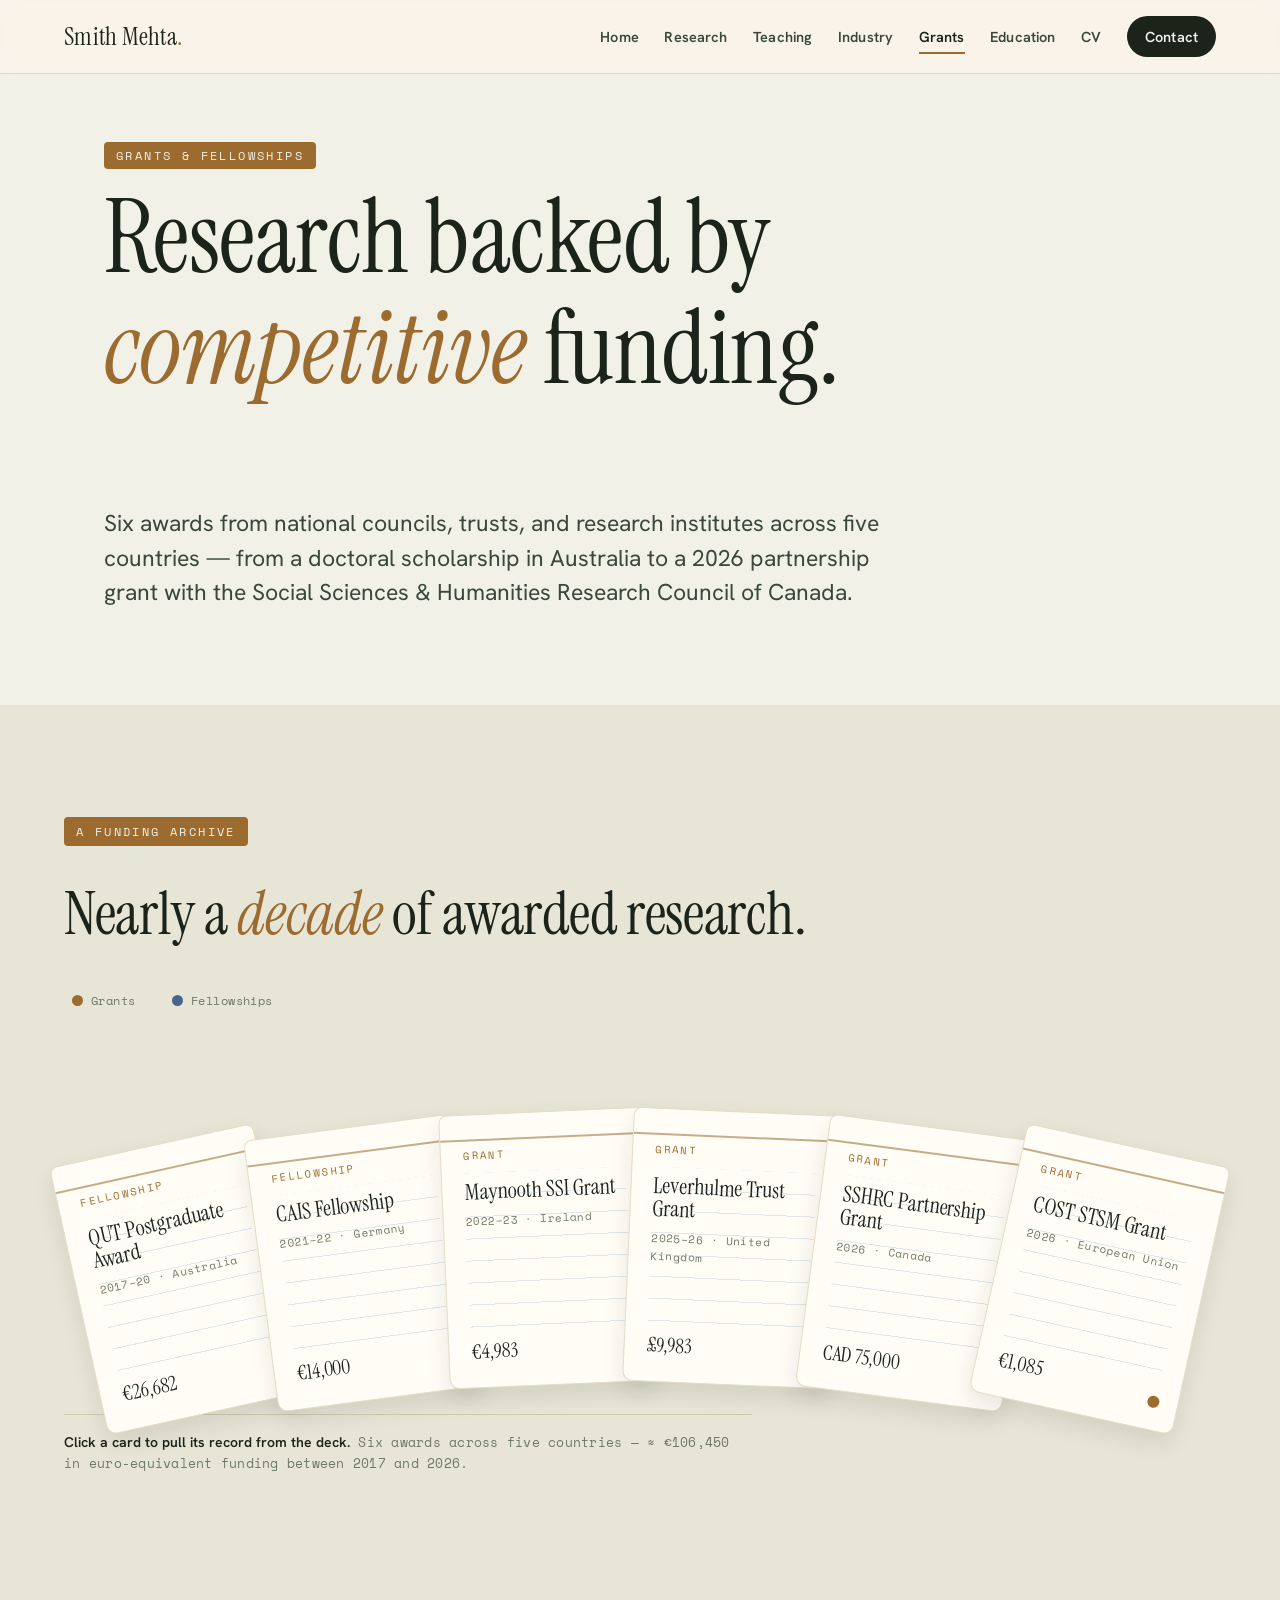
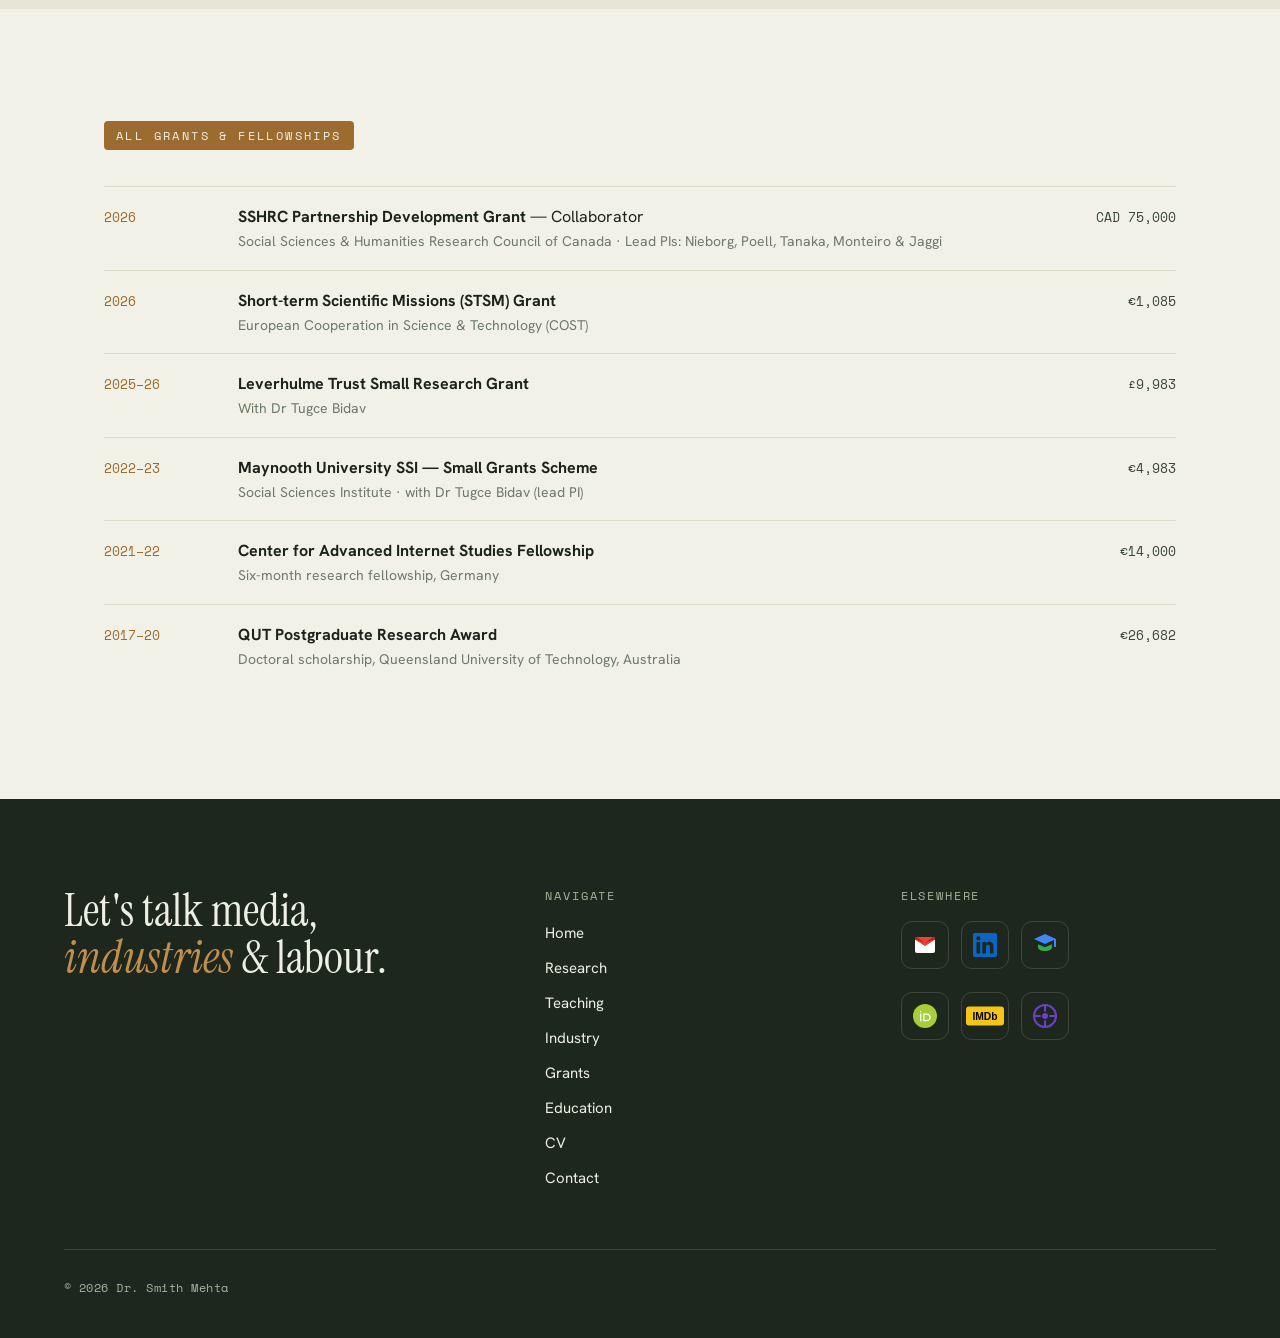
<file: grants.html>
<!DOCTYPE html>
<html lang="en">
<head>
<meta charset="UTF-8" />
<meta name="viewport" content="width=device-width, initial-scale=1.0" />
<title>Grants &amp; Fellowships — Dr. Smith Mehta</title>
<meta name="description" content="Competitive research grants and fellowships awarded to Dr. Smith Mehta — SSHRC, Leverhulme Trust, COST, CAIS, QUT, and Maynooth University." />
<link rel="preconnect" href="https://fonts.googleapis.com" />
<link rel="preconnect" href="https://fonts.gstatic.com" crossorigin />
<link rel="stylesheet" href="style.css?v=5" />
<style>
  #map .fa-bar { display: flex; align-items: center; justify-content: space-between; gap: 16px; flex-wrap: wrap; margin: 4px 0 32px; }
  #map .fa-leg { display: flex; gap: 20px; }
  #map .fa-leg span { display: inline-flex; align-items: center; gap: 8px; font-family: var(--mono); font-size: 11.5px; letter-spacing: .04em; color: var(--muted); }
  #map .fa-leg .sw { width: 11px; height: 11px; border-radius: 50%; }
  #map .fa-leg .fa-pick { cursor: default; padding: 4px 8px; border-radius: 999px; transition: background .15s, color .15s; }
  #map .fa-leg .fa-pick:hover { color: var(--ink); }
  #map .fa-leg .fa-pick.active { color: var(--ink); background: color-mix(in oklab, var(--clay) 16%, transparent); }
  .cc-go .cc-card.grp { transform: translateX(var(--tx)) translateY(calc(var(--ty) - 36px)) rotate(var(--rot)) scale(1.03); z-index: 7; box-shadow: 0 24px 42px rgba(33,26,20,.20); }
  .cc-rack.grouping .cc-card:not(.grp) { opacity: .3; filter: grayscale(.45); }
  #map .fa-replay { font-family: var(--mono); font-size: 11px; letter-spacing: .12em; text-transform: uppercase; color: var(--muted); background: none; border: 1px solid var(--line-2); border-radius: 40px; padding: 8px 16px; cursor: pointer; transition: all .18s; }
  #map .fa-replay:hover { border-color: var(--clay); color: var(--clay); }
  .cc-rack { position: relative; height: 332px; display: flex; align-items: flex-end; justify-content: center; perspective: 1400px; }
  .cc-card { position: absolute; bottom: 0; width: 208px; height: 274px; background: #fffdf6; border: 1px solid #e7dcc6; border-radius: 8px 8px 10px 10px; box-shadow: 0 10px 22px rgba(33,26,20,.10); padding: 32px 22px 22px; cursor: pointer; transform-origin: bottom center; transform: translateY(64px) scale(.96); opacity: 0; transition: transform .55s cubic-bezier(.2,.8,.3,1.05), box-shadow .3s, opacity .5s, border-color .3s; }
  .cc-go .cc-card { transform: translateX(var(--tx)) translateY(var(--ty)) rotate(var(--rot)); opacity: 1; }
  .cc-card::before { content: ""; position: absolute; top: 24px; left: 0; right: 0; height: 1.5px; background: color-mix(in oklab, var(--clay) 55%, transparent); }
  .cc-card::after { content: ""; position: absolute; left: 22px; right: 22px; top: 58px; bottom: 50px; background-image: repeating-linear-gradient(transparent 0 21px, color-mix(in oklab, #88aacc 26%, transparent) 21px 22px); pointer-events: none; }
  .cc-go .cc-card:hover { transform: translateX(var(--tx)) translateY(calc(var(--ty) - 28px)) rotate(0deg) scale(1.04); z-index: 8; box-shadow: 0 26px 44px rgba(33,26,20,.20); }
  .cc-card.on { transform: translateX(var(--tx)) translateY(calc(var(--ty) - 42px)) rotate(0deg) scale(1.08); z-index: 9; border-color: var(--clay); box-shadow: 0 30px 50px rgba(33,26,20,.24); }
  .cc-tab { font-family: var(--mono); font-size: 10.5px; letter-spacing: .14em; text-transform: uppercase; color: var(--clay); }
  .cc-name { font-family: var(--display); font-size: 22px; line-height: 1.06; margin: 16px 0 0; color: var(--ink); }
  .cc-meta { font-family: var(--mono); font-size: 11px; color: var(--muted); margin-top: 10px; letter-spacing: .04em; }
  .cc-amt { position: absolute; left: 22px; bottom: 20px; font-family: var(--display); font-size: 20px; color: var(--ink); }
  .cc-dot { position: absolute; right: 18px; bottom: 22px; width: 12px; height: 12px; border-radius: 50%; }
  .fa-read { font-family: var(--mono); font-size: 12.5px; line-height: 1.65; letter-spacing: .02em; color: var(--muted); margin: 36px 0 0; min-height: 3em; border-top: 1px solid var(--line-2); padding-top: 16px; max-width: 86ch; }
  .fa-read b { color: var(--ink); font-family: var(--sans); font-weight: 600; font-size: 14px; letter-spacing: 0; }
  @media (max-width: 760px) {
    .cc-rack { height: auto; flex-direction: column; align-items: center; gap: 16px; perspective: none; }
    .cc-go .cc-card, .cc-card { position: relative; transform: none !important; opacity: 1; width: 100%; max-width: 340px; height: auto; min-height: 148px; }
    .cc-card::after { display: none; }
    .cc-amt, .cc-dot { position: static; display: inline-block; margin-top: 12px; }
  }
</style>
</head>
<body>

<header class="site-header">
  <div class="bar">
    <a class="brand" href="index.html">Smith Mehta<span class="dot">.</span></a>
    <button class="nav-toggle" aria-label="Menu"><span></span><span></span><span></span></button>
    <nav class="nav">
      <a href="index.html">Home</a>
      <a href="research.html">Research</a>
      <a href="teaching.html">Teaching</a>
      <a href="industry.html">Industry</a>
      <a href="grants.html" class="active">Grants</a>
      <a href="education.html">Education</a>
      <a href="cv.html">CV</a>
      <a href="contact.html" class="pill">Contact</a>
    </nav>
  </div>
</header>

<!-- ===================== PAGE HERO ===================== -->
<section class="section section--tight">
  <div class="container">
    <p class="kicker"><span class="sl-mark">Grants &amp; fellowships</span></p>
    <h1 class="display" style="max-width:16ch;">Research backed by <em>competitive</em> funding.</h1>
    <p class="lead" style="max-width:62ch; margin-top:28px;">Six awards from national councils, trusts, and research institutes across five countries — from a doctoral scholarship in Australia to a 2026 partnership grant with the Social Sciences &amp; Humanities Research Council of Canada.</p>
  </div>
</section>

<!-- ===================== FUNDING ARCHIVE ===================== -->
<section class="section alt network" id="map">
  <div class="container container--wide">
    <p class="section-label"><span class="sl-mark">A funding archive</span></p>
    <div class="net-head">
      <h2 class="display">Nearly a <em>decade</em> of awarded research.</h2>
    </div>
    <div class="fa-bar">
      <div class="fa-leg">
        <span class="fa-pick" data-type="grant"><i class="sw" style="background:var(--clay)"></i>Grants</span>
        <span class="fa-pick" data-type="fellow"><i class="sw" style="background:oklch(0.5 0.07 255)"></i>Fellowships</span>
      </div>
    </div>
    <div class="cc-rack" id="ccRack"></div>
    <p class="fa-read" id="ccRead" style="height: 83px"></p>
  </div>
</section>

<!-- ===================== GRANTS LIST ===================== -->
<section class="section" id="list">
  <div class="container">
    <p class="section-label"><span class="sl-mark">All grants &amp; fellowships</span></p>
    <div class="grant-list">
      <div class="list-line"><div class="yr">2026</div><div class="main"><b>SSHRC Partnership Development Grant</b> — Collaborator<span class="sub">Social Sciences &amp; Humanities Research Council of Canada · Lead PIs: Nieborg, Poell, Tanaka, Monteiro &amp; Jaggi</span></div><div class="amt">CAD 75,000</div></div>
      <div class="list-line"><div class="yr">2026</div><div class="main"><b>Short-term Scientific Missions (STSM) Grant</b><span class="sub">European Cooperation in Science &amp; Technology (COST)</span></div><div class="amt">€1,085</div></div>
      <div class="list-line"><div class="yr">2025–26</div><div class="main"><b>Leverhulme Trust Small Research Grant</b><span class="sub">With Dr Tugce Bidav</span></div><div class="amt">£9,983</div></div>
      <div class="list-line"><div class="yr">2022–23</div><div class="main"><b>Maynooth University SSI — Small Grants Scheme</b><span class="sub">Social Sciences Institute · with Dr Tugce Bidav (lead PI)</span></div><div class="amt">€4,983</div></div>
      <div class="list-line"><div class="yr">2021–22</div><div class="main"><b>Center for Advanced Internet Studies Fellowship</b><span class="sub">Six-month research fellowship, Germany</span></div><div class="amt">€14,000</div></div>
      <div class="list-line"><div class="yr">2017–20</div><div class="main"><b>QUT Postgraduate Research Award</b><span class="sub">Doctoral scholarship, Queensland University of Technology, Australia</span></div><div class="amt">€26,682</div></div>
    </div>
  </div>
</section>

<!-- ===================== FOOTER ===================== -->
<footer class="site-footer">
  <div class="container container--wide">
    <div class="foot-top">
      <div class="big">Let's talk media,<br/><em>industries</em> &amp; labour.</div>
      <div class="foot-col">
        <h4>Navigate</h4>
        <a href="index.html">Home</a>
        <a href="research.html">Research</a>
        <a href="teaching.html">Teaching</a>
        <a href="industry.html">Industry</a>
        <a href="grants.html">Grants</a>
        <a href="education.html">Education</a>
        <a href="cv.html">CV</a>
        <a href="contact.html">Contact</a>
      </div>
      <div class="foot-col">
        <h4>Elsewhere</h4>
        <div class="foot-logos">
          <a href="mailto:smitmehta9591@gmail.com" aria-label="Email" title="smitmehta9591@gmail.com">
            <svg viewBox="0 0 24 24" aria-hidden="true"><path fill="#EA4335" d="M2 6.5 12 13l10-6.5V6a2 2 0 0 0-2-2H4a2 2 0 0 0-2 2v.5z"/><path fill="#fff" d="M2 6.5V18a2 2 0 0 0 2 2h16a2 2 0 0 0 2-2V6.5L12 13 2 6.5z"/><path fill="#C5221F" d="M2 6.5V6a2 2 0 0 1 2-2l8 6L2 6.5z"/><path fill="#C5221F" d="M22 6.5V6a2 2 0 0 0-2-2l-8 6 10-3.5z"/></svg>
          </a>
          <a href="https://www.linkedin.com/in/smithmehta" target="_blank" rel="noopener" aria-label="LinkedIn" title="LinkedIn">
            <svg viewBox="0 0 24 24" aria-hidden="true"><path fill="#0A66C2" d="M20.45 20.45h-3.55v-5.57c0-1.33-.02-3.04-1.85-3.04-1.85 0-2.14 1.45-2.14 2.94v5.67H9.36V9h3.41v1.56h.05c.47-.9 1.64-1.85 3.37-1.85 3.6 0 4.27 2.37 4.27 5.45v6.29zM5.34 7.43a2.06 2.06 0 1 1 0-4.12 2.06 2.06 0 0 1 0 4.12zM7.12 20.45H3.56V9h3.56v11.45zM22.22 0H1.77C.79 0 0 .77 0 1.73v20.54C0 23.23.79 24 1.77 24h20.45c.98 0 1.78-.77 1.78-1.73V1.73C24 .77 23.2 0 22.22 0z"/></svg>
          </a>
          <a href="https://scholar.google.com/citations?user=PSNeib4AAAAJ&hl=en" target="_blank" rel="noopener" aria-label="Google Scholar" title="Google Scholar">
            <svg viewBox="0 0 24 24" aria-hidden="true"><path fill="#4285F4" d="M12 1L1 6l11 5 9-4.09V14h2V6L12 1z"/><path fill="#34A853" d="M5 11.18v3.32C5 16.43 8.13 18 12 18s7-1.57 7-3.5v-3.32l-7 3.18-7-3.18z"/></svg>
          </a>
          <a href="https://orcid.org/0000-0002-9429-3240" target="_blank" rel="noopener" aria-label="ORCID" title="ORCID 0000-0002-9429-3240">
            <svg viewBox="0 0 24 24" aria-hidden="true"><circle cx="12" cy="12" r="12" fill="#A6CE39"/><path fill="#fff" d="M7.7 8.4a.86.86 0 1 1 0-1.72.86.86 0 0 1 0 1.72zM7.05 9.6h1.3v7.7h-1.3V9.6zm3.2 0h3.18c3.03 0 4.36 2.17 4.36 3.86 0 1.84-1.44 3.86-4.34 3.86h-3.2V9.6zm1.3 1.18v5.34h1.74c2.48 0 3.05-1.88 3.05-2.67 0-1.29-.82-2.67-3.1-2.67h-1.69z"/></svg>
          </a>
          <a href="https://www.imdb.com/name/nm14310551/" target="_blank" rel="noopener" aria-label="IMDb" title="IMDb">
            <svg viewBox="0 0 48 24" aria-hidden="true"><rect width="48" height="24" rx="4" fill="#F5C518"/><text x="24" y="17" text-anchor="middle" font-family="Arial, sans-serif" font-weight="700" font-size="13" fill="#000">IMDb</text></svg>
          </a>
          <a href="https://www.webofscience.com/wos/author/record/AAY-8425-2020" target="_blank" rel="noopener" aria-label="Web of Science" title="Web of Science — Reviewer record">
            <svg viewBox="0 0 24 24" aria-hidden="true"><circle cx="12" cy="12" r="11" fill="none" stroke="#6E40C9" stroke-width="2"/><circle cx="12" cy="12" r="3" fill="#6E40C9"/><path d="M12 1v6M12 17v6M1 12h6M17 12h6" stroke="#6E40C9" stroke-width="2" stroke-linecap="round"/></svg>
          </a>
        </div>
      </div>
    </div>
    <div class="foot-bottom">
      <span>© 2026 Dr. Smith Mehta</span>
    </div>
  </div>
</footer>

<script src="site.js"></script>
<script>
(function () {
  var rack = document.getElementById('ccRack');
  var read = document.getElementById('ccRead');
  var replay = document.getElementById('faReplay');
  if (!rack) return;
  var CLAY = 'var(--clay)', INDIGO = 'oklch(0.5 0.07 255)';
  var DATA = [
    { full: 'QUT Postgraduate Award', yr: '2017–20', amt: '€26,682', type: 'fellow', country: 'Australia',
      b: 'Doctoral scholarship at the Queensland University of Technology, funding the PhD in Creative Industries (2017–2021).' },
    { full: 'CAIS Fellowship', yr: '2021–22', amt: '€14,000', type: 'fellow', country: 'Germany',
      b: 'Six-month fellowship at the Center for Advanced Internet Studies, studying gender equity across Indian streaming services.' },
    { full: 'Maynooth SSI Grant', yr: '2022–23', amt: '€4,983', type: 'grant', country: 'Ireland',
      b: 'Social Sciences Institute Small Grants Scheme, with Dr Tugce Bidav as lead PI — seeding the peripheral creator cultures research.' },
    { full: 'Leverhulme Trust Grant', yr: '2025–26', amt: '£9,983', type: 'grant', country: 'United Kingdom',
      b: 'Leverhulme Trust Small Research Grant, with Dr Tugce Bidav — extending the comparative work on creator cultures.' },
    { full: 'SSHRC Partnership Grant', yr: '2026', amt: 'CAD 75,000', type: 'grant', country: 'Canada',
      b: 'Partnership Development Grant from Canada\u2019s SSHRC — collaborator with Nieborg, Poell, Tanaka, Monteiro & Jaggi.' },
    { full: 'COST STSM Grant', yr: '2026', amt: '€1,085', type: 'grant', country: 'European Union',
      b: 'Short-term Scientific Missions grant from European Cooperation in Science & Technology, supporting a research mobility visit.' }
  ];
  function ink(d) { return d.type === 'grant' ? CLAY : INDIGO; }
  function readItem(d) { read.innerHTML = '<b>' + d.full + ' · ' + d.amt + '</b>  ' + d.b + '  <span style="color:var(--muted)">[' + d.yr + ' · ' + d.country + ']</span>'; }
  function readDefault() { read.innerHTML = '<b>Click a card to pull its record from the deck.</b>  Six awards across five countries — ≈ €106,450 in euro-equivalent funding between 2017 and 2026.'; }

  var n = DATA.length;
  DATA.forEach(function (d, i) {
    var off = i - (n - 1) / 2;
    var c = document.createElement('div'); c.className = 'cc-card';
    c.style.setProperty('--tx', (off * 172) + 'px');
    c.style.setProperty('--ty', (Math.abs(off) * 14) + 'px');
    c.style.setProperty('--rot', (off * 5) + 'deg');
    c.style.transitionDelay = (0.05 * i) + 's';
    c.innerHTML = '<div class="cc-tab">' + (d.type === 'grant' ? 'Grant' : 'Fellowship') + '</div>' +
      '<h3 class="cc-name">' + d.full + '</h3>' +
      '<div class="cc-meta">' + d.yr + ' · ' + d.country + '</div>' +
      '<div class="cc-amt">' + d.amt + '</div>' +
      '<span class="cc-dot" style="background:' + ink(d) + '"></span>';
    rack.appendChild(c); d._c = c; c.dataset.type = d.type;
    c.addEventListener('mouseenter', function () { readItem(d); });
    c.addEventListener('click', function () {
      var was = c.classList.contains('on');
      if (rack.classList.contains('grouping')) {
        rack.classList.remove('grouping');
        rack.querySelectorAll('.cc-card').forEach(function (x) { x.classList.remove('grp'); });
        document.querySelectorAll('.fa-leg .fa-pick').forEach(function (p) { p.classList.remove('active'); });
      }
      rack.querySelectorAll('.cc-card').forEach(function (x) { x.classList.remove('on'); });
      if (!was) { c.classList.add('on'); readItem(d); } else readDefault();
    });
  });

  function deal() {
    rack.classList.remove('cc-go');
    rack.querySelectorAll('.cc-card').forEach(function (x) { x.classList.remove('on'); });
    void rack.offsetWidth;
    rack.classList.add('cc-go');
  }
  if (replay) replay.addEventListener('click', deal);

  // Legend filter: click a type to lift those cards forward and dim the rest.
  var picks = document.querySelectorAll('.fa-leg .fa-pick');
  var activeType = null;
  function clearGroup() {
    activeType = null;
    rack.classList.remove('grouping');
    rack.querySelectorAll('.cc-card').forEach(function (x) { x.classList.remove('grp'); });
    picks.forEach(function (p) { p.classList.remove('active'); });
    readDefault();
  }
  function groupBy(type) {
    rack.querySelectorAll('.cc-card').forEach(function (x) { x.classList.remove('on'); });
    rack.classList.add('grouping');
    rack.querySelectorAll('.cc-card').forEach(function (x) {
      x.classList.toggle('grp', x.dataset.type === type);
    });
    picks.forEach(function (p) { p.classList.toggle('active', p.dataset.type === type); });
    var label = type === 'grant' ? 'Grants' : 'Fellowships';
    var items = DATA.filter(function (d) { return d.type === type; });
    read.innerHTML = '<b>' + label + ' · ' + items.length + ' awards</b>  ' + items.map(function (d) { return d.full; }).join(' · ') + '.';
  }
  picks.forEach(function (p) {
    p.addEventListener('mouseenter', function () { groupBy(p.dataset.type); });
    p.addEventListener('mouseleave', function () { clearGroup(); });
  });
  if ('IntersectionObserver' in window) {
    var done = false;
    var io = new IntersectionObserver(function (es) { es.forEach(function (e) { if (e.isIntersecting && !done) { done = true; deal(); io.disconnect(); } }); }, { threshold: 0.3 });
    io.observe(rack);
  } else { deal(); }
  readDefault();
})();
</script>
</body>
</html>
</file>
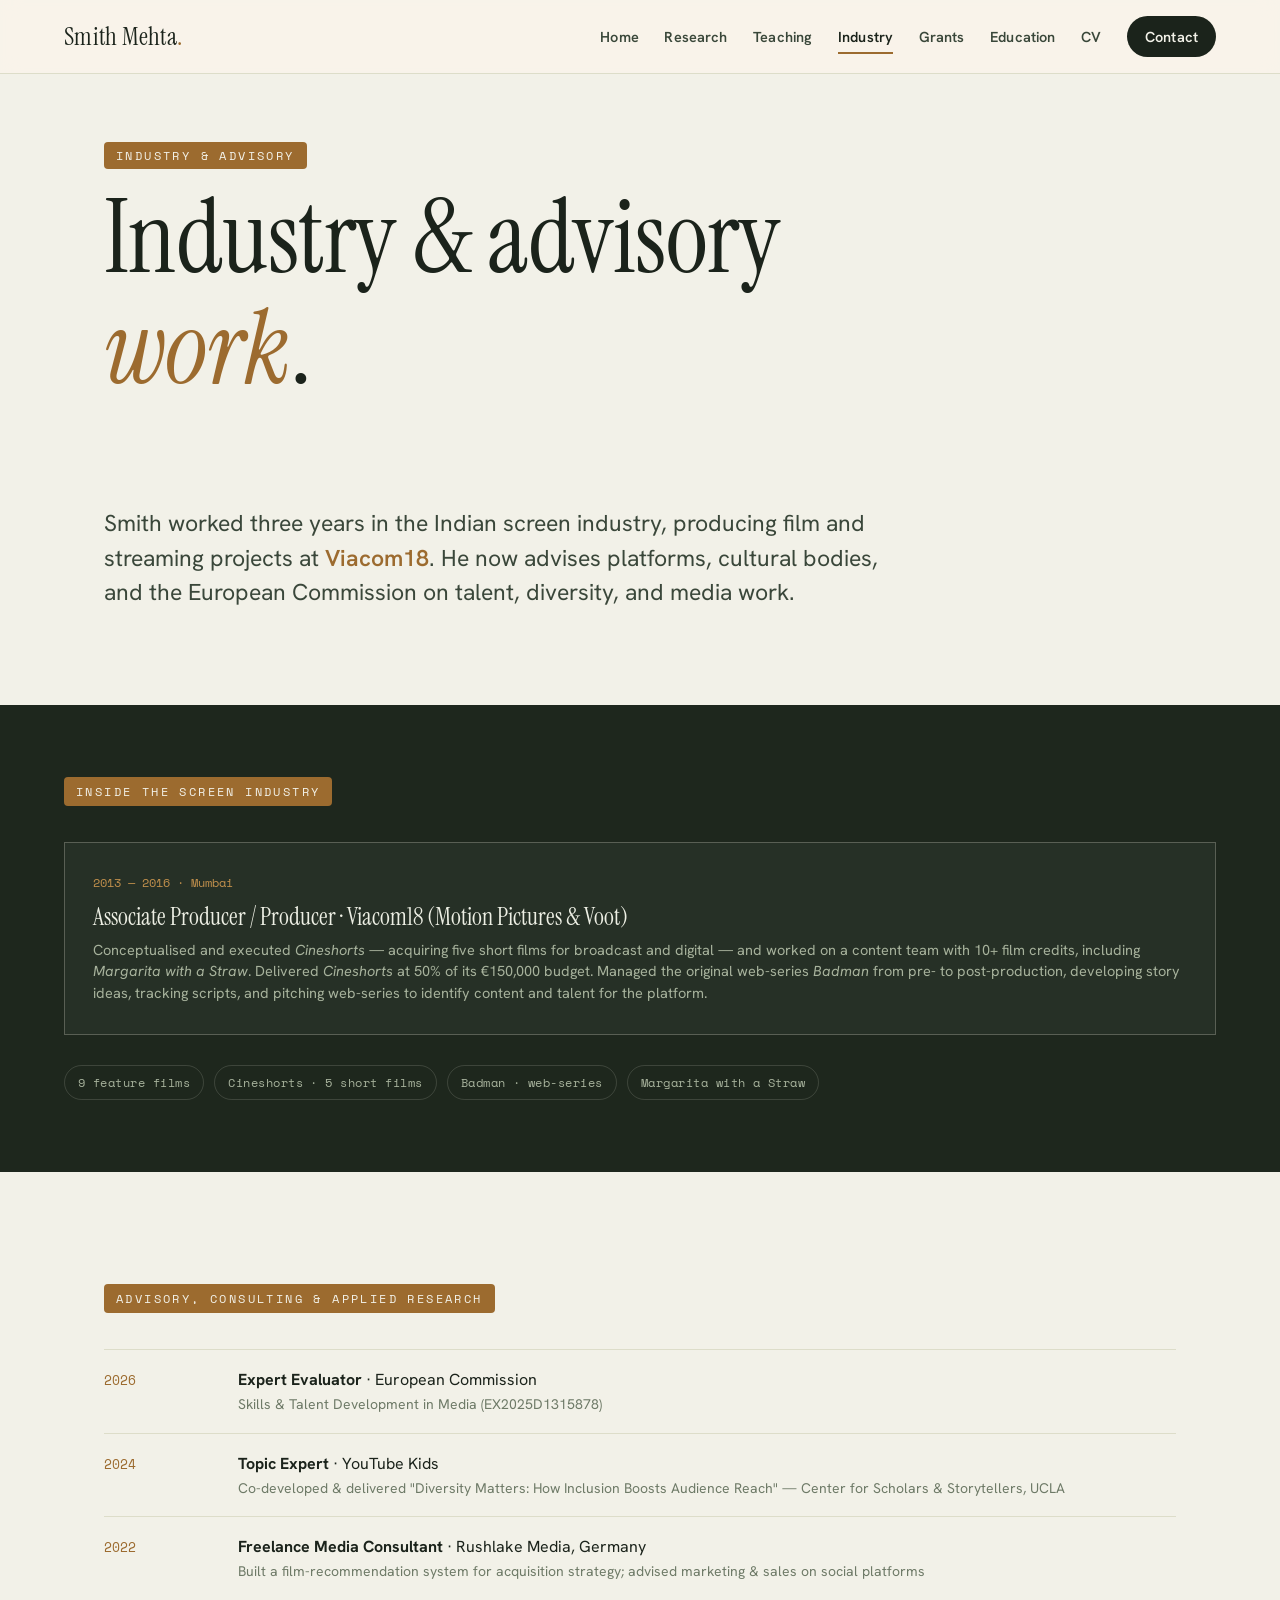
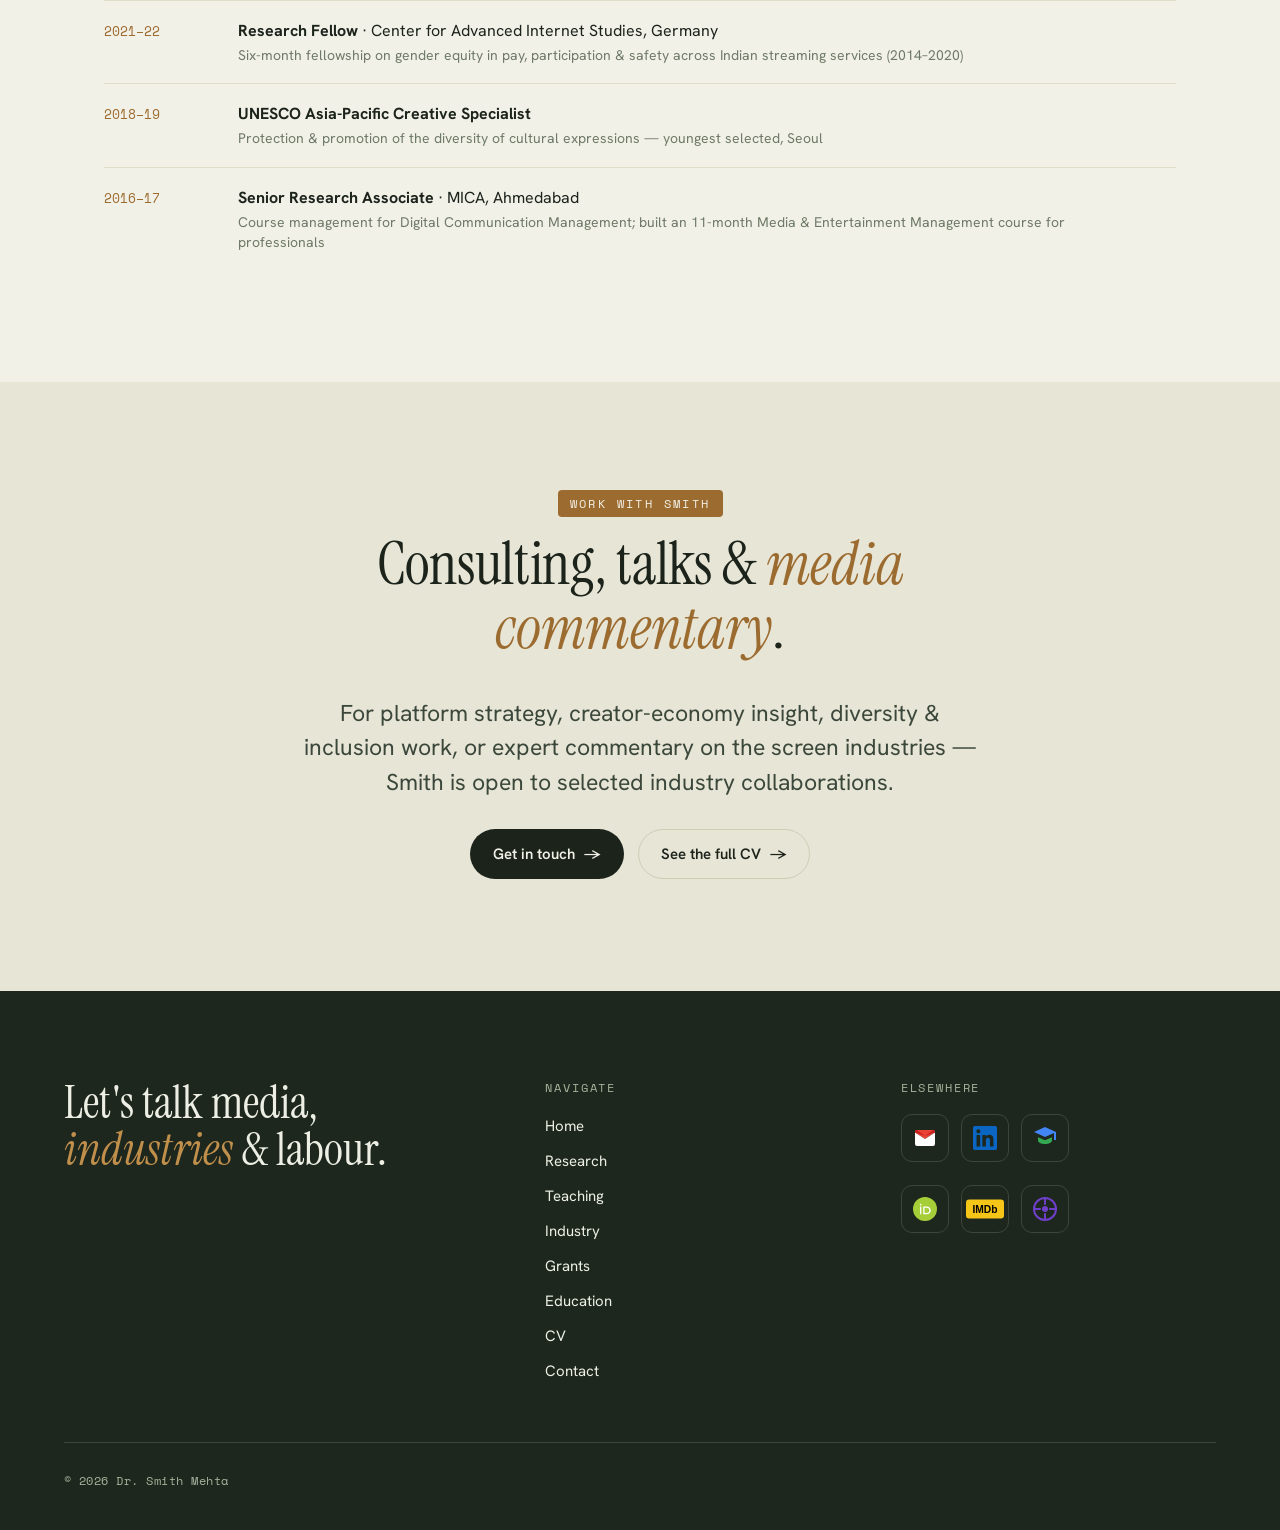
<file: industry.html>
<!DOCTYPE html>
<html lang="en">
<head>
<meta charset="UTF-8" />
<meta name="viewport" content="width=device-width, initial-scale=1.0" />
<title>Industry &amp; Advisory — Dr. Smith Mehta</title>
<meta name="description" content="Dr. Smith Mehta's industry and advisory work — Bollywood production at Viacom18, streaming, media consulting, and advisory roles for UNESCO, YouTube Kids, and the European Commission." />
<link rel="preconnect" href="https://fonts.googleapis.com" />
<link rel="preconnect" href="https://fonts.gstatic.com" crossorigin />
<link rel="stylesheet" href="style.css?v=5" />
</head>
<body>

<header class="site-header">
  <div class="bar">
    <a class="brand" href="index.html">Smith Mehta<span class="dot">.</span></a>
    <button class="nav-toggle" aria-label="Menu"><span></span><span></span><span></span></button>
    <nav class="nav">
      <a href="index.html">Home</a>
      <a href="research.html">Research</a>
      <a href="teaching.html">Teaching</a>
      <a href="industry.html" class="active">Industry</a>
      <a href="grants.html">Grants</a>
      <a href="education.html">Education</a>
      <a href="cv.html">CV</a>
      <a href="contact.html" class="pill">Contact</a>
    </nav>
  </div>
</header>

<!-- ===================== PAGE HERO ===================== -->
<section class="section section--tight">
  <div class="container">
    <p class="kicker"><span class="sl-mark">Industry &amp; advisory</span></p>
    <h1 class="display" style="max-width:15ch;">Industry &amp; advisory <em>work</em>.</h1>
    <p class="lead" style="max-width:62ch; margin-top:28px;">Smith worked three years in the Indian screen industry, producing film and streaming projects at <b>Viacom18</b>. He now advises platforms, cultural bodies, and the European Commission on talent, diversity, and media work.</p>
  </div>
</section>

<!-- ===================== SCREEN PRODUCTION ===================== -->
<section class="section deep section--tight" id="production">
  <div class="container container--wide">
    <p class="section-label"><span class="sl-mark">Inside the screen industry</span></p>
    <div class="exp-grid" style="grid-template-columns:1fr; background:var(--line-deep); border-color:var(--line-deep);">
      <div class="exp-cell" style="background:var(--deep-2);">
        <div class="n" style="color:var(--clay-2)">2013 — 2016 · Mumbai</div>
        <h3 style="color:var(--on-deep)">Associate Producer / Producer · Viacom18 (Motion Pictures &amp; Voot)</h3>
        <p style="color:var(--on-deep-muted)">Conceptualised and executed <i>Cineshorts</i> — acquiring five short films for broadcast and digital — and worked on a content team with 10+ film credits, including <i>Margarita with a Straw</i>. Delivered <i>Cineshorts</i> at 50% of its &euro;150,000 budget. Managed the original web-series <i>Badman</i> from pre- to post-production, developing story ideas, tracking scripts, and pitching web-series to identify content and talent for the platform.</p>
      </div>
    </div>
    <div class="chips" style="margin-top:30px;">
      <span class="chip">9 feature films</span>
      <span class="chip">Cineshorts · 5 short films</span>
      <span class="chip">Badman · web-series</span>
      <span class="chip">Margarita with a Straw</span>
    </div>
  </div>
</section>

<!-- ===================== ADVISORY ===================== -->
<section class="section" id="advisory">
  <div class="container">
    <p class="section-label"><span class="sl-mark">Advisory, consulting &amp; applied research</span></p>
    <div class="talk-list">
      <div class="list-line"><div class="yr">2026</div><div class="main"><b>Expert Evaluator</b> · European Commission<span class="sub">Skills &amp; Talent Development in Media (EX2025D1315878)</span></div><div class="amt"></div></div>
      <div class="list-line"><div class="yr">2024</div><div class="main"><b>Topic Expert</b> · YouTube Kids<span class="sub">Co-developed &amp; delivered "Diversity Matters: How Inclusion Boosts Audience Reach" — Center for Scholars &amp; Storytellers, UCLA</span></div><div class="amt"></div></div>
      <div class="list-line"><div class="yr">2022</div><div class="main"><b>Freelance Media Consultant</b> · Rushlake Media, Germany<span class="sub">Built a film-recommendation system for acquisition strategy; advised marketing &amp; sales on social platforms</span></div><div class="amt"></div></div>
      <div class="list-line"><div class="yr">2021–22</div><div class="main"><b>Research Fellow</b> · Center for Advanced Internet Studies, Germany<span class="sub">Six-month fellowship on gender equity in pay, participation &amp; safety across Indian streaming services (2014–2020)</span></div><div class="amt"></div></div>
      <div class="list-line"><div class="yr">2018–19</div><div class="main"><b>UNESCO Asia-Pacific Creative Specialist</b><span class="sub">Protection &amp; promotion of the diversity of cultural expressions — youngest selected, Seoul</span></div><div class="amt"></div></div>
      <div class="list-line"><div class="yr">2016–17</div><div class="main"><b>Senior Research Associate</b> · MICA, Ahmedabad<span class="sub">Course management for Digital Communication Management; built an 11-month Media &amp; Entertainment Management course for professionals</span></div><div class="amt"></div></div>
    </div>
  </div>
</section>

<!-- ===================== CTA ===================== -->
<section class="section alt" id="cta">
  <div class="container" style="text-align:center; max-width:820px;">
    <p class="kicker" style="justify-content:center;"><span class="sl-mark">Work with Smith</span></p>
    <h2 class="display" style="margin-bottom:24px;">Consulting, talks &amp; <em>media commentary</em>.</h2>
    <p class="lead" style="margin:0 auto 30px; max-width:56ch;">For platform strategy, creator-economy insight, diversity &amp; inclusion work, or expert commentary on the screen industries — Smith is open to selected industry collaborations.</p>
    <div style="display:flex; gap:14px; flex-wrap:wrap; justify-content:center;">
      <a class="btn btn--solid" href="contact.html">Get in touch <span class="arr">→</span></a>
      <a class="btn btn--ghost" href="cv.html">See the full CV <span class="arr">→</span></a>
    </div>
  </div>
</section>

<!-- ===================== FOOTER ===================== -->
<footer class="site-footer">
  <div class="container container--wide">
    <div class="foot-top">
      <div class="big">Let's talk media,<br/><em>industries</em> &amp; labour.</div>
      <div class="foot-col">
        <h4>Navigate</h4>
        <a href="index.html">Home</a>
        <a href="research.html">Research</a>
        <a href="teaching.html">Teaching</a>
        <a href="industry.html">Industry</a>
        <a href="grants.html">Grants</a>
        <a href="education.html">Education</a>
        <a href="cv.html">CV</a>
        <a href="contact.html">Contact</a>
      </div>
      <div class="foot-col">
        <h4>Elsewhere</h4>
        <div class="foot-logos">
          <a href="mailto:smitmehta9591@gmail.com" aria-label="Email" title="smitmehta9591@gmail.com">
            <svg viewBox="0 0 24 24" aria-hidden="true"><path fill="#EA4335" d="M2 6.5 12 13l10-6.5V6a2 2 0 0 0-2-2H4a2 2 0 0 0-2 2v.5z"/><path fill="#fff" d="M2 6.5V18a2 2 0 0 0 2 2h16a2 2 0 0 0 2-2V6.5L12 13 2 6.5z"/><path fill="#C5221F" d="M2 6.5V6a2 2 0 0 1 2-2l8 6L2 6.5z"/><path fill="#C5221F" d="M22 6.5V6a2 2 0 0 0-2-2l-8 6 10-3.5z"/></svg>
          </a>
          <a href="https://www.linkedin.com/in/smithmehta" target="_blank" rel="noopener" aria-label="LinkedIn" title="LinkedIn">
            <svg viewBox="0 0 24 24" aria-hidden="true"><path fill="#0A66C2" d="M20.45 20.45h-3.55v-5.57c0-1.33-.02-3.04-1.85-3.04-1.85 0-2.14 1.45-2.14 2.94v5.67H9.36V9h3.41v1.56h.05c.47-.9 1.64-1.85 3.37-1.85 3.6 0 4.27 2.37 4.27 5.45v6.29zM5.34 7.43a2.06 2.06 0 1 1 0-4.12 2.06 2.06 0 0 1 0 4.12zM7.12 20.45H3.56V9h3.56v11.45zM22.22 0H1.77C.79 0 0 .77 0 1.73v20.54C0 23.23.79 24 1.77 24h20.45c.98 0 1.78-.77 1.78-1.73V1.73C24 .77 23.2 0 22.22 0z"/></svg>
          </a>
          <a href="https://scholar.google.com/citations?user=PSNeib4AAAAJ&hl=en" target="_blank" rel="noopener" aria-label="Google Scholar" title="Google Scholar">
            <svg viewBox="0 0 24 24" aria-hidden="true"><path fill="#4285F4" d="M12 1L1 6l11 5 9-4.09V14h2V6L12 1z"/><path fill="#34A853" d="M5 11.18v3.32C5 16.43 8.13 18 12 18s7-1.57 7-3.5v-3.32l-7 3.18-7-3.18z"/></svg>
          </a>
          <a href="https://orcid.org/0000-0002-9429-3240" target="_blank" rel="noopener" aria-label="ORCID" title="ORCID 0000-0002-9429-3240">
            <svg viewBox="0 0 24 24" aria-hidden="true"><circle cx="12" cy="12" r="12" fill="#A6CE39"/><path fill="#fff" d="M7.7 8.4a.86.86 0 1 1 0-1.72.86.86 0 0 1 0 1.72zM7.05 9.6h1.3v7.7h-1.3V9.6zm3.2 0h3.18c3.03 0 4.36 2.17 4.36 3.86 0 1.84-1.44 3.86-4.34 3.86h-3.2V9.6zm1.3 1.18v5.34h1.74c2.48 0 3.05-1.88 3.05-2.67 0-1.29-.82-2.67-3.1-2.67h-1.69z"/></svg>
          </a>
          <a href="https://www.imdb.com/name/nm14310551/" target="_blank" rel="noopener" aria-label="IMDb" title="IMDb">
            <svg viewBox="0 0 48 24" aria-hidden="true"><rect width="48" height="24" rx="4" fill="#F5C518"/><text x="24" y="17" text-anchor="middle" font-family="Arial, sans-serif" font-weight="700" font-size="13" fill="#000">IMDb</text></svg>
          </a>
          <a href="https://www.webofscience.com/wos/author/record/AAY-8425-2020" target="_blank" rel="noopener" aria-label="Web of Science" title="Web of Science — Reviewer record">
            <svg viewBox="0 0 24 24" aria-hidden="true"><circle cx="12" cy="12" r="11" fill="none" stroke="#6E40C9" stroke-width="2"/><circle cx="12" cy="12" r="3" fill="#6E40C9"/><path d="M12 1v6M12 17v6M1 12h6M17 12h6" stroke="#6E40C9" stroke-width="2" stroke-linecap="round"/></svg>
          </a>
        </div>
      </div>
    </div>
    <div class="foot-bottom">
      <span>© 2026 Dr. Smith Mehta</span>
    </div>
  </div>
</footer>

<script src="site.js"></script>
</body>
</html>
</file>
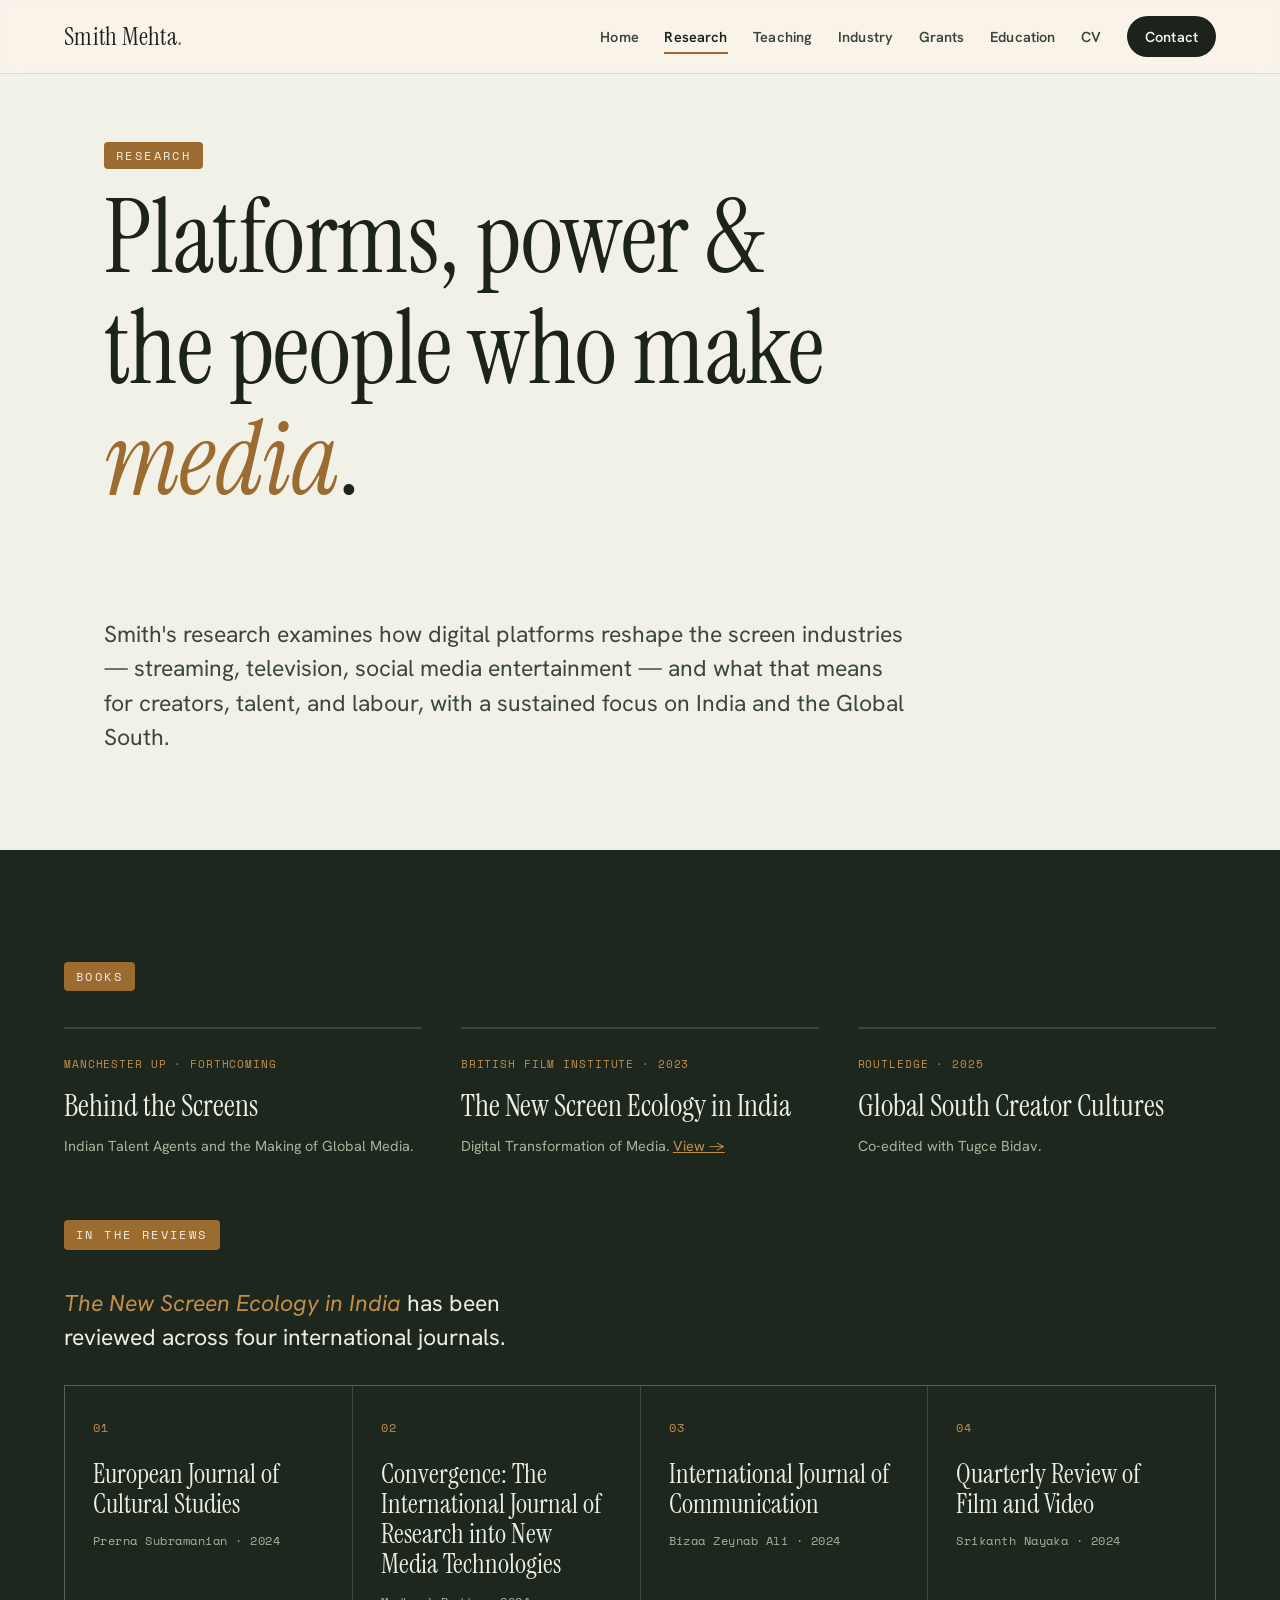
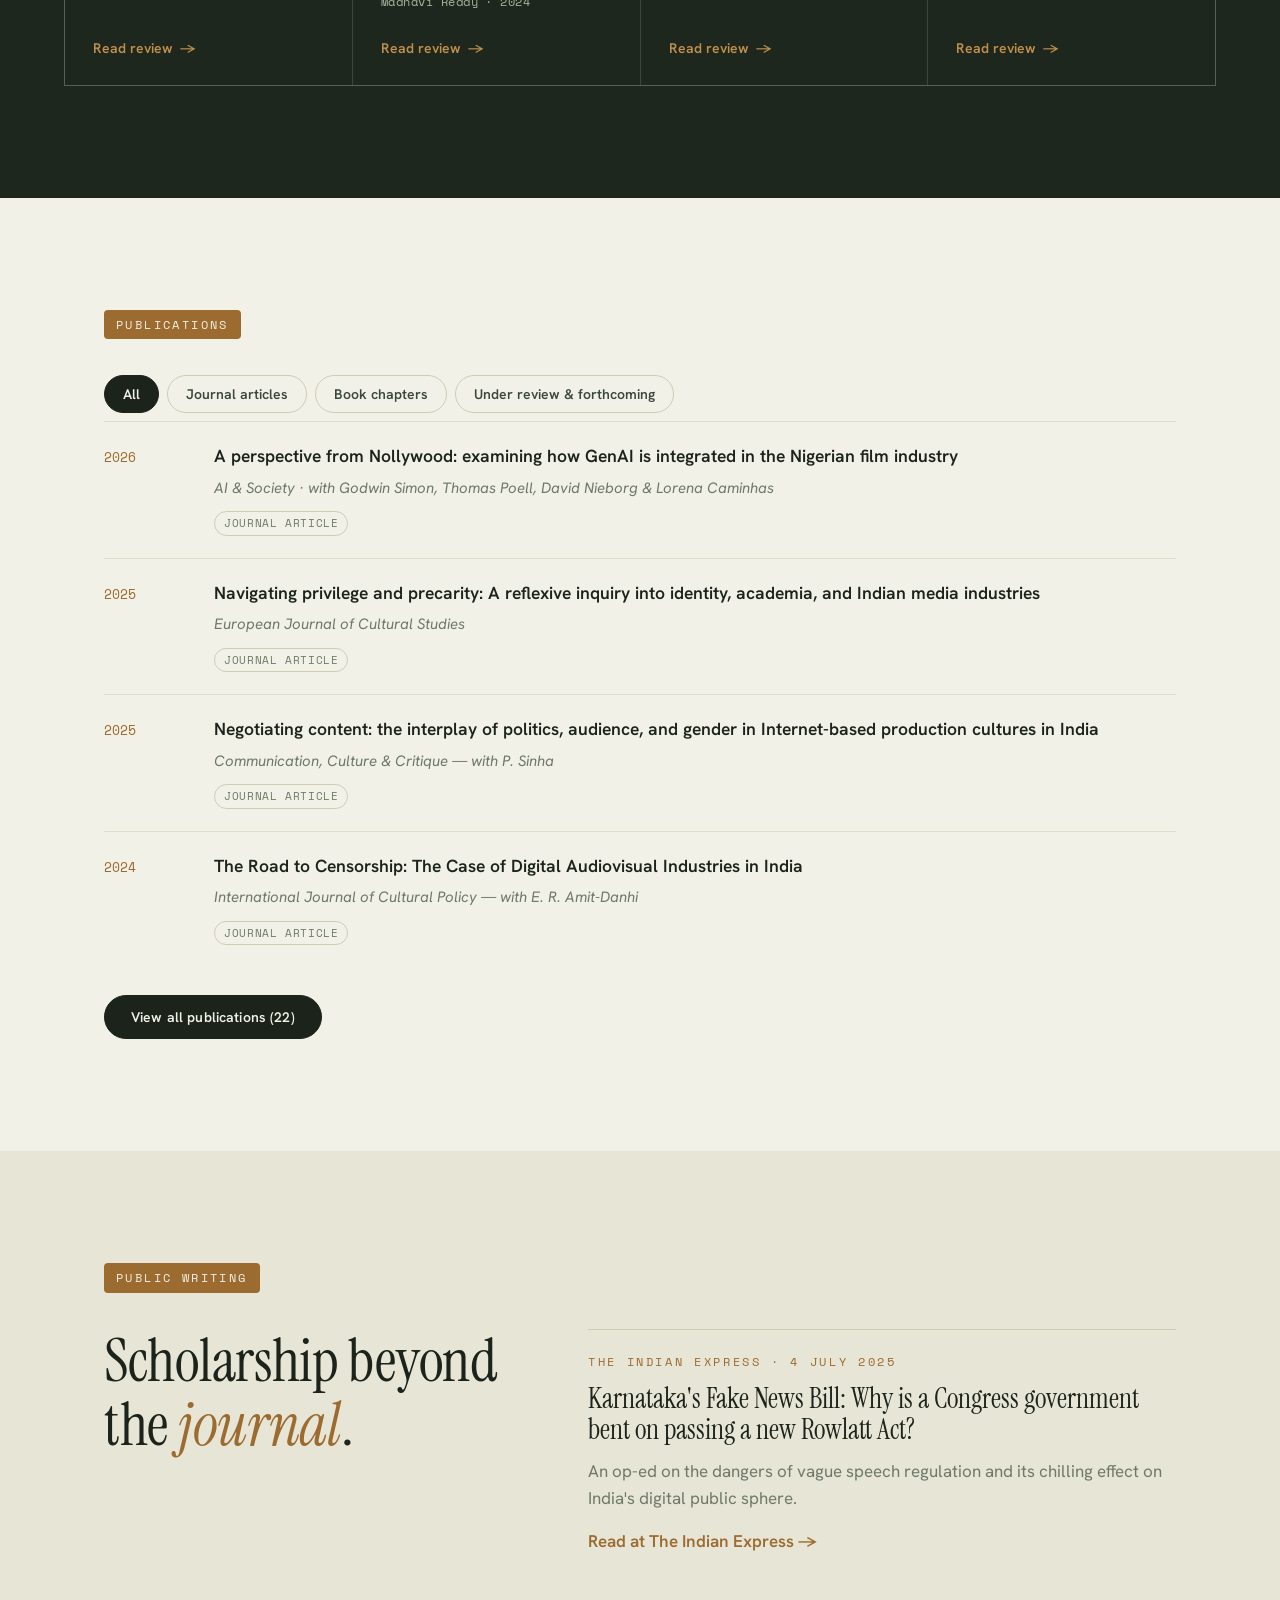
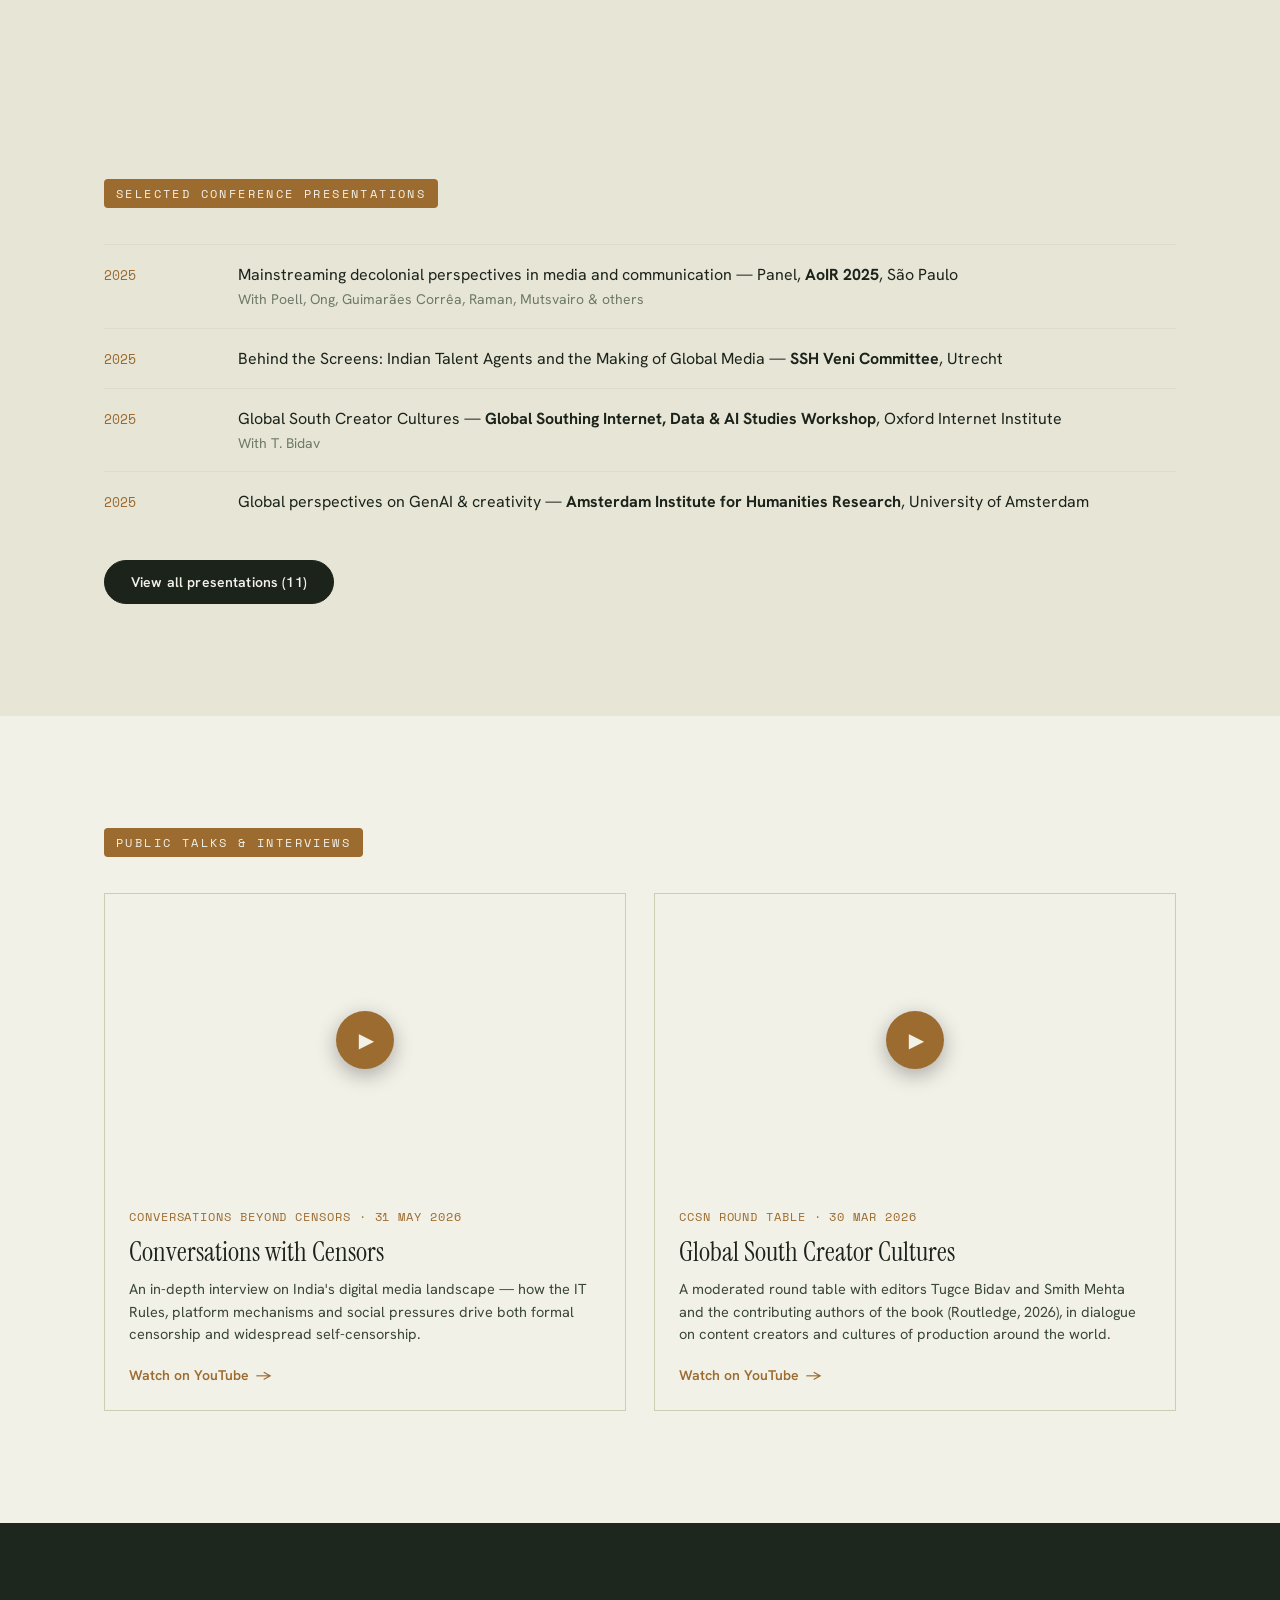
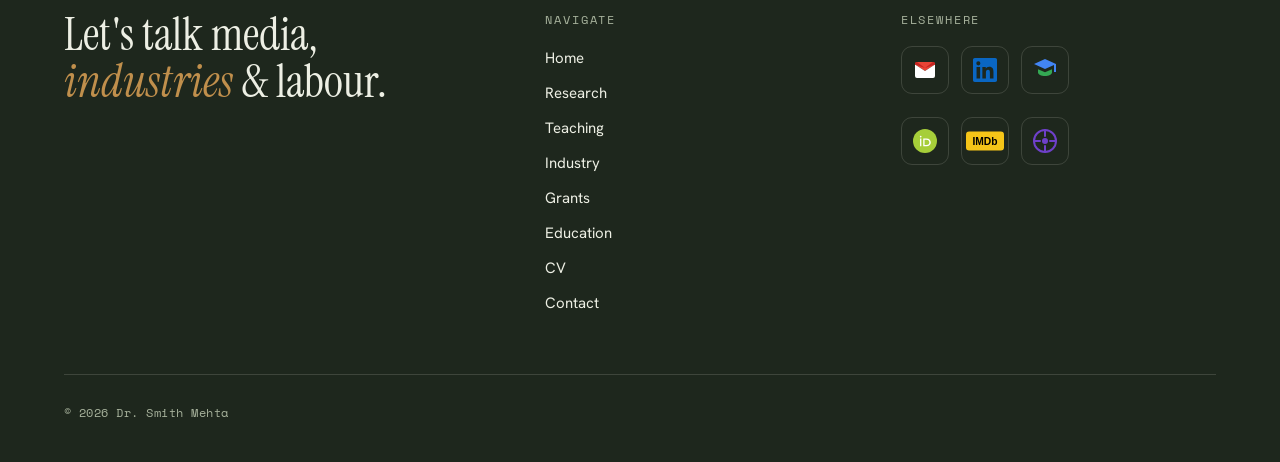
<file: research.html>
<!DOCTYPE html>
<html lang="en">
<head>
<meta charset="UTF-8" />
<meta name="viewport" content="width=device-width, initial-scale=1.0" />
<title>Research &amp; Publications — Dr. Smith Mehta</title>
<meta name="description" content="Books, peer-reviewed publications, public writing, grants, and conference presentations by Dr. Smith Mehta." />
<link rel="preconnect" href="https://fonts.googleapis.com" />
<link rel="preconnect" href="https://fonts.gstatic.com" crossorigin />
<link rel="stylesheet" href="style.css?v=9" />
</head>
<body>

<header class="site-header">
  <div class="bar">
    <a class="brand" href="index.html">Smith Mehta<span class="dot">.</span></a>
    <button class="nav-toggle" aria-label="Menu"><span></span><span></span><span></span></button>
    <nav class="nav">
      <a href="index.html">Home</a>
      <a href="research.html" class="active">Research</a>
      <a href="teaching.html">Teaching</a>
      <a href="industry.html">Industry</a>
      <a href="grants.html">Grants</a>
      <a href="education.html">Education</a>
      <a href="cv.html">CV</a>
      <a href="contact.html" class="pill">Contact</a>
    </nav>
  </div>
</header>

<!-- ===================== PAGE HERO ===================== -->
<section class="section section--tight">
  <div class="container">
    <p class="kicker"><span class="sl-mark">Research</span></p>
    <h1 class="display" style="max-width:16ch;">Platforms, power &amp; the people who make <em>media</em>.</h1>
    <p class="lead" style="max-width:62ch; margin-top:28px;">Smith's research examines how digital platforms reshape the screen industries — streaming, television, social media entertainment — and what that means for creators, talent, and labour, with a sustained focus on India and the Global South.</p>
  </div>
</section>

<!-- ===================== BOOKS ===================== -->
<section class="section deep">
  <div class="container container--wide">
    <p class="section-label"><span class="sl-mark">Books</span></p>
    <div class="book-row">
      <article class="book-card">
        <span class="tag">Manchester UP · Forthcoming</span>
        <h3>Behind the Screens</h3>
        <p>Indian Talent Agents and the Making of Global Media.</p>
      </article>
      <article class="book-card">
        <span class="tag">British Film Institute · 2023</span>
        <h3>The New Screen Ecology in India</h3>
        <p>Digital Transformation of Media. <a class="doi" style="color:var(--clay-2)" href="http://dx.doi.org/10.5040/9781839025693" target="_blank" rel="noopener">View →</a></p>
      </article>
      <article class="book-card">
        <span class="tag">Routledge · 2025</span>
        <h3>Global South Creator Cultures</h3>
        <p>Co-edited with Tugce Bidav.</p>
      </article>
    </div>

    <p class="section-label" style="margin-top:64px;"><span class="sl-mark">In the reviews</span></p>
    <p class="lead" style="max-width:34ch; margin:0 0 30px; color:var(--on-deep);"><em style="font-style:italic; color:var(--clay-2);">The New Screen Ecology in India</em> has been reviewed across four international journals.</p>
    <div class="rev-grid">
      <a class="rev-card" href="https://journals.sagepub.com/doi/full/10.1177/13675494241292005" target="_blank" rel="noopener">
        <span class="rev-num">01</span>
        <span class="rev-jrnl">European Journal of Cultural Studies</span>
        <span class="rev-by">Prerna Subramanian · 2024</span>
        <span class="rev-go">Read review <span class="arr">→</span></span>
      </a>
      <a class="rev-card" href="https://journals.sagepub.com/doi/10.1177/13548565241287669" target="_blank" rel="noopener">
        <span class="rev-num">02</span>
        <span class="rev-jrnl">Convergence: The International Journal of Research into New Media Technologies</span>
        <span class="rev-by">Madhavi Reddy · 2024</span>
        <span class="rev-go">Read review <span class="arr">→</span></span>
      </a>
      <a class="rev-card" href="https://ijoc.org/index.php/ijoc/article/view/23431" target="_blank" rel="noopener">
        <span class="rev-num">03</span>
        <span class="rev-jrnl">International Journal of Communication</span>
        <span class="rev-by">Bizaa Zeynab Ali · 2024</span>
        <span class="rev-go">Read review <span class="arr">→</span></span>
      </a>
      <a class="rev-card" href="https://doi.org/10.1080/10509208.2024.2414532" target="_blank" rel="noopener">
        <span class="rev-num">04</span>
        <span class="rev-jrnl">Quarterly Review of Film and Video</span>
        <span class="rev-by">Srikanth Nayaka · 2024</span>
        <span class="rev-go">Read review <span class="arr">→</span></span>
      </a>
    </div>
  </div>
</section>
<section class="section" id="publications">
  <div class="container">
    <p class="section-label"><span class="sl-mark">Publications</span></p>
    <div class="filter-bar" id="pubFilter">
      <button class="active" data-f="all">All</button>
      <button data-f="article">Journal articles</button>
      <button data-f="chapter">Book chapters</button>
      <button data-f="progress">Under review &amp; forthcoming</button>
    </div>

    <div class="pub-list" id="pubList">

      <!-- ARTICLES -->
      <article class="pub" data-cat="article">
        <div class="yr">2026</div>
        <div class="body">
          <p class="title"><a class="title-link" href="https://doi.org/10.1007/s00146-026-03220-5" target="_blank" rel="noopener">A perspective from Nollywood: examining how GenAI is integrated in the Nigerian film industry</a></p>
          <span class="venue">AI &amp; Society · with Godwin Simon, Thomas Poell, David Nieborg &amp; Lorena Caminhas</span>
          <div class="meta"><span class="badge">Journal article</span></div>
        </div>
      </article>
      <article class="pub" data-cat="article">
        <div class="yr">2025</div>
        <div class="body">
          <p class="title"><a class="title-link" href="https://doi.org/10.1177/13675494251361366" target="_blank" rel="noopener">Navigating privilege and precarity: A reflexive inquiry into identity, academia, and Indian media industries</a></p>
          <span class="venue">European Journal of Cultural Studies</span>
          <div class="meta"><span class="badge">Journal article</span></div>
        </div>
      </article>
      <article class="pub" data-cat="article">
        <div class="yr">2025</div>
        <div class="body">
          <p class="title"><a class="title-link" href="https://doi.org/10.1093/ccc/tcaf002" target="_blank" rel="noopener">Negotiating content: the interplay of politics, audience, and gender in Internet-based production cultures in India</a></p>
          <span class="venue">Communication, Culture &amp; Critique — with P. Sinha</span>
          <div class="meta"><span class="badge">Journal article</span></div>
        </div>
      </article>
      <article class="pub" data-cat="article">
        <div class="yr">2024</div>
        <div class="body">
          <p class="title"><a class="title-link" href="https://doi.org/10.1080/10286632.2024.2402257" target="_blank" rel="noopener">The Road to Censorship: The Case of Digital Audiovisual Industries in India</a></p>
          <span class="venue">International Journal of Cultural Policy — with E. R. Amit-Danhi</span>
          <div class="meta"><span class="badge">Journal article</span></div>
        </div>
      </article>
      <article class="pub" data-cat="article">
        <div class="yr">2024</div>
        <div class="body">
          <p class="title"><a class="title-link" href="https://doi.org/10.1177/20563051241234693" target="_blank" rel="noopener">Peripheral Creator Cultures in India, Ireland, and Turkey</a></p>
          <span class="venue">Social Media + Society, 10(1) — with T. Bidav</span>
          <div class="meta"><span class="badge">Journal article</span></div>
        </div>
      </article>
      <article class="pub" data-cat="article">
        <div class="yr">2023</div>
        <div class="body">
          <p class="title"><a class="title-link" href="https://doi.org/10.1177/15274764221135798" target="_blank" rel="noopener">Where are the Women? Gendered Indian Digital Production Cultures Post #metoo</a></p>
          <span class="venue">Television &amp; New Media, 24(7), 770–790</span>
          <div class="meta"><span class="badge">Journal article</span></div>
        </div>
      </article>
      <article class="pub" data-cat="article">
        <div class="yr">2023</div>
        <div class="body">
          <p class="title"><a class="title-link" href="https://doi.org/10.1080/09584935.2023.2203899" target="_blank" rel="noopener">Digitalization and Informality in media industries: beyond the platform-portal divide?</a></p>
          <span class="venue">Contemporary South Asia, 31(2), 276–290 — with S. Cunningham</span>
          <div class="meta"><span class="badge">Journal article</span></div>
        </div>
      </article>
      <article class="pub" data-cat="article">
        <div class="yr">2021</div>
        <div class="body">
          <p class="title"><a class="title-link" href="https://academic.oup.com/ccc/article-abstract/14/3/524/6307131" target="_blank" rel="noopener">Media Censorship: Obscuring Autocracy and Hindutva-ideology in Indian Governance</a></p>
          <span class="venue">Communication, Culture and Critique — with D. B. V. Kaye</span>
          <div class="meta"><span class="badge">Journal article</span></div>
        </div>
      </article>
      <article class="pub" data-cat="article">
        <div class="yr">2021</div>
        <div class="body">
          <p class="title"><a class="title-link" href="https://doi.org/10.1177/1354856519896167" target="_blank" rel="noopener">Indian intermediaries in new media: Mainstreaming the margins</a></p>
          <span class="venue">Convergence, 27(1), 229–246</span>
          <div class="meta"><span class="badge">Journal article</span></div>
        </div>
      </article>
      <article class="pub" data-cat="article">
        <div class="yr">2020</div>
        <div class="body">
          <p class="title"><a class="title-link" href="https://doi.org/10.1177/0163443719899804" target="_blank" rel="noopener">Television's role in Indian new screen ecology</a></p>
          <span class="venue">Media, Culture &amp; Society, 42(7–8), 1226–1242</span>
          <div class="meta"><span class="badge">Journal article</span></div>
        </div>
      </article>
      <article class="pub" data-cat="article">
        <div class="yr">2020</div>
        <div class="body">
          <p class="title"><a class="title-link" href="https://doi.org/10.1177/1367877919880304" target="_blank" rel="noopener">Localization, diversification and heterogeneity: Understanding the linguistic and cultural logics of Indian new media</a></p>
          <span class="venue">International Journal of Cultural Studies, 23(1), 102–120</span>
          <div class="meta"><span class="badge">Journal article</span></div>
        </div>
      </article>
      <article class="pub" data-cat="article">
        <div class="yr">2019</div>
        <div class="body">
          <p class="title"><a class="title-link" href="https://ijoc.org/index.php/ijoc/article/view/12577" target="_blank" rel="noopener">Precarity and New Media: Through the Lens of Indian Creators</a></p>
          <span class="venue">International Journal of Communication, 13</span>
          <div class="meta"><span class="badge">Journal article</span></div>
        </div>
      </article>
      <article class="pub" data-cat="article">
        <div class="yr">2019</div>
        <div class="body">
          <p class="title"><a class="title-link" href="https://doi.org/10.1080/14680777.2019.1667077" target="_blank" rel="noopener">The perils of being a "woman": Acute problems within Indian media ecology</a></p>
          <span class="venue">Feminist Media Studies, 19(7), 1056–1060</span>
          <div class="meta"><span class="badge">Journal article</span></div>
        </div>
      </article>
      <article class="pub" data-cat="article">
        <div class="yr">2019</div>
        <div class="body">
          <p class="title"><a class="title-link" href="https://doi.org/10.1177/1527476419861698" target="_blank" rel="noopener">Pushing the Next Level: Investigating Digital Content Creation in India</a></p>
          <span class="venue">Television &amp; New Media — with D. B. V. Kaye</span>
          <div class="meta"><span class="badge">Journal article</span></div>
        </div>
      </article>

      <!-- CHAPTERS -->
      <article class="pub" data-cat="chapter">
        <div class="yr">In&nbsp;press</div>
        <div class="body">
          <p class="title">Platforms, Policy, and Power in Global South Audio-visual Industries</p>
          <span class="venue">In Media Studies Now (H. Wood &amp; A. Deshbandhu, eds.). Routledge, London</span>
          <div class="meta"><span class="badge">Book chapter</span><span class="badge badge--status">In press</span></div>
        </div>
      </article>
      <article class="pub" data-cat="chapter">
        <div class="yr">2022</div>
        <div class="body">
          <p class="title"><a class="title-link" href="https://www.taylorfrancis.com/chapters/edit/10.4324/9781003099499-23/youtube-stuart-cunningham-smith-mehta-gabriela-lunardi-guy-healy" target="_blank" rel="noopener">YouTube and the social media entertainment–television interface</a></p>
          <span class="venue">In From Networks to Netflix (D. Johnson, ed.). Routledge, 2nd ed. — with Cunningham, Lunardi &amp; Healy</span>
          <div class="meta"><span class="badge">Book chapter</span></div>
        </div>
      </article>

      <!-- IN PROGRESS -->
      <article class="pub" data-cat="progress">
        <div class="yr">2026</div>
        <div class="body">
          <p class="title">Global institutional perspectives on GenAI &amp; cultural industries</p>
          <span class="venue">Cambridge Forum on AI: Culture and Society (eds.) — Poell, Arriagada, Caminhas, Divon, Mehta, Nieborg, Simon &amp; Ye</span>
          <div class="meta"><span class="badge">Edited collection</span><span class="badge badge--status">Forthcoming</span></div>
        </div>
      </article>
      <article class="pub" data-cat="progress">
        <div class="yr">Forth.</div>
        <div class="body">
          <p class="title">A perspective from Nollywood: Examining how GenAI is integrated in the Nigerian film industry</p>
          <span class="venue">AI &amp; Society — Simon, Poell, Nieborg, Mehta &amp; Caminhas</span>
          <div class="meta"><span class="badge">Journal article</span><span class="badge badge--status">In press</span></div>
        </div>
      </article>
      <article class="pub" data-cat="progress">
        <div class="yr">Rev.</div>
        <div class="body">
          <p class="title">Platform-Led Institutionalisation and Creative Labour in Indian Screen Production</p>
          <span class="venue">Media, Culture and Society — with P. Sinha</span>
          <div class="meta"><span class="badge">Journal article</span><span class="badge badge--status">Under review</span></div>
        </div>
      </article>
      <article class="pub" data-cat="progress">
        <div class="yr">Rev.</div>
        <div class="body">
          <p class="title">Village Productions: Digital Media, Creative Videos, and Neighbourhood Solidarities in Rural India</p>
          <span class="venue">New Media and Society — with S. Nayaka</span>
          <div class="meta"><span class="badge">Journal article</span><span class="badge badge--status">Under review</span></div>
        </div>
      </article>
      <article class="pub" data-cat="progress">
        <div class="yr">Rev.</div>
        <div class="body">
          <p class="title">Institutional configurations of AI: The political economy of GenAI in Japan's anime industry</p>
          <span class="venue">The Information Society — Ye, Poell, Caminhas, Mehta, Nieborg, Arriagada &amp; Simon</span>
          <div class="meta"><span class="badge">Journal article</span><span class="badge badge--status">Under review</span></div>
        </div>
      </article>
      <article class="pub" data-cat="progress">
        <div class="yr">Prep.</div>
        <div class="body">
          <p class="title">Struggling to do justice to decolonial and postcolonial theory: Developing global perspectives on AI and cultural production</p>
          <span class="venue">International Journal of Cultural Studies — special issue on Decoloniality</span>
          <div class="meta"><span class="badge">Journal article</span><span class="badge badge--status">In preparation</span></div>
        </div>
      </article>

    </div>
    <p id="pubEmpty" style="display:none; color:var(--muted); padding:28px 0;">No items in this category.</p>
    <button id="pubToggle" class="pub-toggle">View all publications</button>
  </div>
</section>

<!-- ===================== PUBLIC WRITING ===================== -->
<section class="section alt" id="public">
  <div class="container">
    <p class="section-label"><span class="sl-mark">Public writing</span></p>
    <div style="display:grid; grid-template-columns: 1fr 1.4fr; gap:clamp(28px,5vw,64px); align-items:start;" class="about-grid">
      <h2 class="display">Scholarship beyond the <em>journal</em>.</h2>
      <div>
        <article style="border-top:1px solid var(--line-2); padding-top:22px;">
          <div class="kicker" style="margin-bottom:12px;">The Indian Express · 4 July 2025</div>
          <h3 style="font-family:var(--display); font-weight:400; font-size:28px; line-height:1.12; margin:0 0 12px;">Karnataka's Fake News Bill: Why is a Congress government bent on passing a new Rowlatt Act?</h3>
          <p style="color:var(--muted); margin:0 0 16px; line-height:1.6;">An op-ed on the dangers of vague speech regulation and its chilling effect on India's digital public sphere.</p>
          <a class="tlink" href="https://indianexpress.com/article/opinion/columns/karnatakas-fake-news-bill-is-vague-dangerous-10105610/" target="_blank" rel="noopener">Read at The Indian Express →</a>
        </article>
      </div>
    </div>
  </div>
</section>

<!-- ===================== CONFERENCE TALKS ===================== -->
<section class="section alt" id="talks">
  <div class="container">
    <p class="section-label"><span class="sl-mark">Selected conference presentations</span></p>
    <div class="talk-list" id="talkList">
      <div class="list-line"><div class="yr">2025</div><div class="main">Mainstreaming decolonial perspectives in media and communication — Panel, <b>AoIR 2025</b>, São Paulo<span class="sub">With Poell, Ong, Guimarães Corrêa, Raman, Mutsvairo &amp; others</span></div><div class="amt"></div></div>
      <div class="list-line"><div class="yr">2025</div><div class="main">Behind the Screens: Indian Talent Agents and the Making of Global Media — <b>SSH Veni Committee</b>, Utrecht</div><div class="amt"></div></div>
      <div class="list-line"><div class="yr">2025</div><div class="main">Global South Creator Cultures — <b>Global Southing Internet, Data &amp; AI Studies Workshop</b>, Oxford Internet Institute<span class="sub">With T. Bidav</span></div><div class="amt"></div></div>
      <div class="list-line"><div class="yr">2025</div><div class="main">Global perspectives on GenAI &amp; creativity — <b>Amsterdam Institute for Humanities Research</b>, University of Amsterdam</div><div class="amt"></div></div>
      <div class="list-line"><div class="yr">2024</div><div class="main">Negotiating Content: Politics, Audience &amp; Gender in India — <b>BASAS</b>, King's College London<span class="sub">With Dr Priyam Sinha</span></div><div class="amt"></div></div>
      <div class="list-line"><div class="yr">2024</div><div class="main">The Road to Censorship — <b>ECREA pre-conference</b> on Digital Content Creators &amp; Changing Cultural Institutions<span class="sub">With Dr Eedan Amit-Danhi</span></div><div class="amt"></div></div>
      <div class="list-line"><div class="yr">2023</div><div class="main">Inaugural Panel on Contemporary Cultures of Production — <b>ICMC 2023</b>, India<span class="sub">With Punathambekar, N. Mehta, Mitra, Zankar &amp; Shekhar</span></div><div class="amt"></div></div>
      <div class="list-line"><div class="yr">2023</div><div class="main">Peripheral Creator Cultures: India, Ireland &amp; Turkey — <b>ECREA Contested Visibilities</b>, Portugal<span class="sub">With Dr Tugce Bidav</span></div><div class="amt"></div></div>
      <div class="list-line"><div class="yr">2022</div><div class="main">Where are the Women? — <b>Digital Transactions in Asia</b>, NTU Singapore &amp; IIT Delhi</div><div class="amt"></div></div>
      <div class="list-line"><div class="yr">2020</div><div class="main">Are Amazon Prime &amp; Netflix the 'new' Bollywood? — <b>ICA 2020</b>, Gold Coast</div><div class="amt"></div></div>
      <div class="list-line"><div class="yr">2018</div><div class="main">Selected for the <b>NCA Doctoral Honors Seminar</b>, Vanderbilt University, Nashville</div><div class="amt"></div></div>
    </div>
    <button id="talkToggle" class="pub-toggle">View all presentations</button>
  </div>
</section>

<!-- ===================== PUBLIC TALKS / INTERVIEWS ===================== -->
<section class="section" id="conversations">
  <div class="container">
    <p class="section-label"><span class="sl-mark">Public talks &amp; interviews</span></p>
    <div class="vid-grid">
      <a class="vid-card" href="https://www.youtube.com/watch?v=HoTSAxWeapE" target="_blank" rel="noopener">
        <span class="vid-thumb" style="background-image:url('https://img.youtube.com/vi/HoTSAxWeapE/hqdefault.jpg');">
          <span class="vid-play" aria-hidden="true">▶</span>
        </span>
        <span class="vid-body">
          <span class="vid-meta">Conversations Beyond Censors · 31 May 2026</span>
          <span class="vid-title">Conversations with Censors</span>
          <span class="vid-desc">An in-depth interview on India's digital media landscape — how the IT Rules, platform mechanisms and social pressures drive both formal censorship and widespread self-censorship.</span>
          <span class="vid-go">Watch on YouTube <span class="arr">→</span></span>
        </span>
      </a>
      <a class="vid-card" href="https://www.youtube.com/watch?v=9yZqq2P_cTo" target="_blank" rel="noopener">
        <span class="vid-thumb" style="background-image:url('https://img.youtube.com/vi/9yZqq2P_cTo/hqdefault.jpg');">
          <span class="vid-play" aria-hidden="true">▶</span>
        </span>
        <span class="vid-body">
          <span class="vid-meta">CCSN Round Table · 30 Mar 2026</span>
          <span class="vid-title">Global South Creator Cultures</span>
          <span class="vid-desc">A moderated round table with editors Tugce Bidav and Smith Mehta and the contributing authors of the book (Routledge, 2026), in dialogue on content creators and cultures of production around the world.</span>
          <span class="vid-go">Watch on YouTube <span class="arr">→</span></span>
        </span>
      </a>
    </div>
  </div>
</section>

<!-- ===================== FOOTER ===================== -->
<footer class="site-footer">
  <div class="container container--wide">
    <div class="foot-top">
      <div class="big">Let's talk media,<br/><em>industries</em> &amp; labour.</div>
      <div class="foot-col">
        <h4>Navigate</h4>
        <a href="index.html">Home</a>
        <a href="research.html">Research</a>
        <a href="teaching.html">Teaching</a>
        <a href="industry.html">Industry</a>
        <a href="grants.html">Grants</a>
        <a href="education.html">Education</a>
        <a href="cv.html">CV</a>
        <a href="contact.html">Contact</a>
      </div>
      <div class="foot-col">
        <h4>Elsewhere</h4>
        <div class="foot-logos">
          <a href="mailto:smitmehta9591@gmail.com" aria-label="Email" title="smitmehta9591@gmail.com">
            <svg viewBox="0 0 24 24" aria-hidden="true"><path fill="#EA4335" d="M2 6.5 12 13l10-6.5V6a2 2 0 0 0-2-2H4a2 2 0 0 0-2 2v.5z"/><path fill="#fff" d="M2 6.5V18a2 2 0 0 0 2 2h16a2 2 0 0 0 2-2V6.5L12 13 2 6.5z"/><path fill="#C5221F" d="M2 6.5V6a2 2 0 0 1 2-2l8 6L2 6.5z"/><path fill="#C5221F" d="M22 6.5V6a2 2 0 0 0-2-2l-8 6 10-3.5z"/></svg>
          </a>
          <a href="https://www.linkedin.com/in/smithmehta" target="_blank" rel="noopener" aria-label="LinkedIn" title="LinkedIn">
            <svg viewBox="0 0 24 24" aria-hidden="true"><path fill="#0A66C2" d="M20.45 20.45h-3.55v-5.57c0-1.33-.02-3.04-1.85-3.04-1.85 0-2.14 1.45-2.14 2.94v5.67H9.36V9h3.41v1.56h.05c.47-.9 1.64-1.85 3.37-1.85 3.6 0 4.27 2.37 4.27 5.45v6.29zM5.34 7.43a2.06 2.06 0 1 1 0-4.12 2.06 2.06 0 0 1 0 4.12zM7.12 20.45H3.56V9h3.56v11.45zM22.22 0H1.77C.79 0 0 .77 0 1.73v20.54C0 23.23.79 24 1.77 24h20.45c.98 0 1.78-.77 1.78-1.73V1.73C24 .77 23.2 0 22.22 0z"/></svg>
          </a>
          <a href="https://scholar.google.com/citations?user=PSNeib4AAAAJ&hl=en" target="_blank" rel="noopener" aria-label="Google Scholar" title="Google Scholar">
            <svg viewBox="0 0 24 24" aria-hidden="true"><path fill="#4285F4" d="M12 1L1 6l11 5 9-4.09V14h2V6L12 1z"/><path fill="#34A853" d="M5 11.18v3.32C5 16.43 8.13 18 12 18s7-1.57 7-3.5v-3.32l-7 3.18-7-3.18z"/></svg>
          </a>
          <a href="https://orcid.org/0000-0002-9429-3240" target="_blank" rel="noopener" aria-label="ORCID" title="ORCID 0000-0002-9429-3240">
            <svg viewBox="0 0 24 24" aria-hidden="true"><circle cx="12" cy="12" r="12" fill="#A6CE39"/><path fill="#fff" d="M7.7 8.4a.86.86 0 1 1 0-1.72.86.86 0 0 1 0 1.72zM7.05 9.6h1.3v7.7h-1.3V9.6zm3.2 0h3.18c3.03 0 4.36 2.17 4.36 3.86 0 1.84-1.44 3.86-4.34 3.86h-3.2V9.6zm1.3 1.18v5.34h1.74c2.48 0 3.05-1.88 3.05-2.67 0-1.29-.82-2.67-3.1-2.67h-1.69z"/></svg>
          </a>
          <a href="https://www.imdb.com/name/nm14310551/" target="_blank" rel="noopener" aria-label="IMDb" title="IMDb">
            <svg viewBox="0 0 48 24" aria-hidden="true"><rect width="48" height="24" rx="4" fill="#F5C518"/><text x="24" y="17" text-anchor="middle" font-family="Arial, sans-serif" font-weight="700" font-size="13" fill="#000">IMDb</text></svg>
          </a>
          <a href="https://www.webofscience.com/wos/author/record/AAY-8425-2020" target="_blank" rel="noopener" aria-label="Web of Science" title="Web of Science — Reviewer record">
            <svg viewBox="0 0 24 24" aria-hidden="true"><circle cx="12" cy="12" r="11" fill="none" stroke="#6E40C9" stroke-width="2"/><circle cx="12" cy="12" r="3" fill="#6E40C9"/><path d="M12 1v6M12 17v6M1 12h6M17 12h6" stroke="#6E40C9" stroke-width="2" stroke-linecap="round"/></svg>
          </a>
        </div>
      </div>
    </div>
    <div class="foot-bottom">
      <span>© 2026 Dr. Smith Mehta</span>
    </div>
  </div>
</footer>

<script src="site.js"></script>
<script>
  (function () {
    var bar = document.getElementById('pubFilter');
    var items = Array.prototype.slice.call(document.querySelectorAll('#pubList .pub'));
    var empty = document.getElementById('pubEmpty');
    var toggle = document.getElementById('pubToggle');
    var LIMIT = 4;
    var expanded = false;
    var filter = 'all';

    function render() {
      var shown = 0, matched = 0;
      items.forEach(function (it) {
        var match = filter === 'all' || it.getAttribute('data-cat') === filter;
        if (!match) { it.style.display = 'none'; return; }
        matched++;
        var visible = expanded || matched <= LIMIT;
        it.style.display = visible ? '' : 'none';
        if (visible) shown++;
      });
      empty.style.display = matched === 0 ? 'block' : 'none';
      if (matched > LIMIT) {
        toggle.style.display = '';
        toggle.textContent = expanded ? 'Show fewer' : 'View all publications (' + matched + ')';
      } else {
        toggle.style.display = 'none';
      }
    }

    bar.addEventListener('click', function (e) {
      var btn = e.target.closest('button');
      if (!btn) return;
      bar.querySelectorAll('button').forEach(function (b) { b.classList.remove('active'); });
      btn.classList.add('active');
      filter = btn.getAttribute('data-f');
      expanded = false;
      render();
    });

    toggle.addEventListener('click', function () { expanded = !expanded; render(); });

    render();
  })();

  (function () {
    var list = document.getElementById('talkList');
    if (!list) return;
    var items = Array.prototype.slice.call(list.querySelectorAll('.list-line'));
    var toggle = document.getElementById('talkToggle');
    var LIMIT = 4;
    var expanded = false;
    function render() {
      items.forEach(function (it, i) { it.style.display = (expanded || i < LIMIT) ? '' : 'none'; });
      toggle.textContent = expanded ? 'Show fewer' : 'View all presentations (' + items.length + ')';
    }
    if (items.length > LIMIT) {
      toggle.addEventListener('click', function () { expanded = !expanded; render(); });
      render();
    } else {
      toggle.style.display = 'none';
    }
  })();
</script>
</body>
</html>
</file>
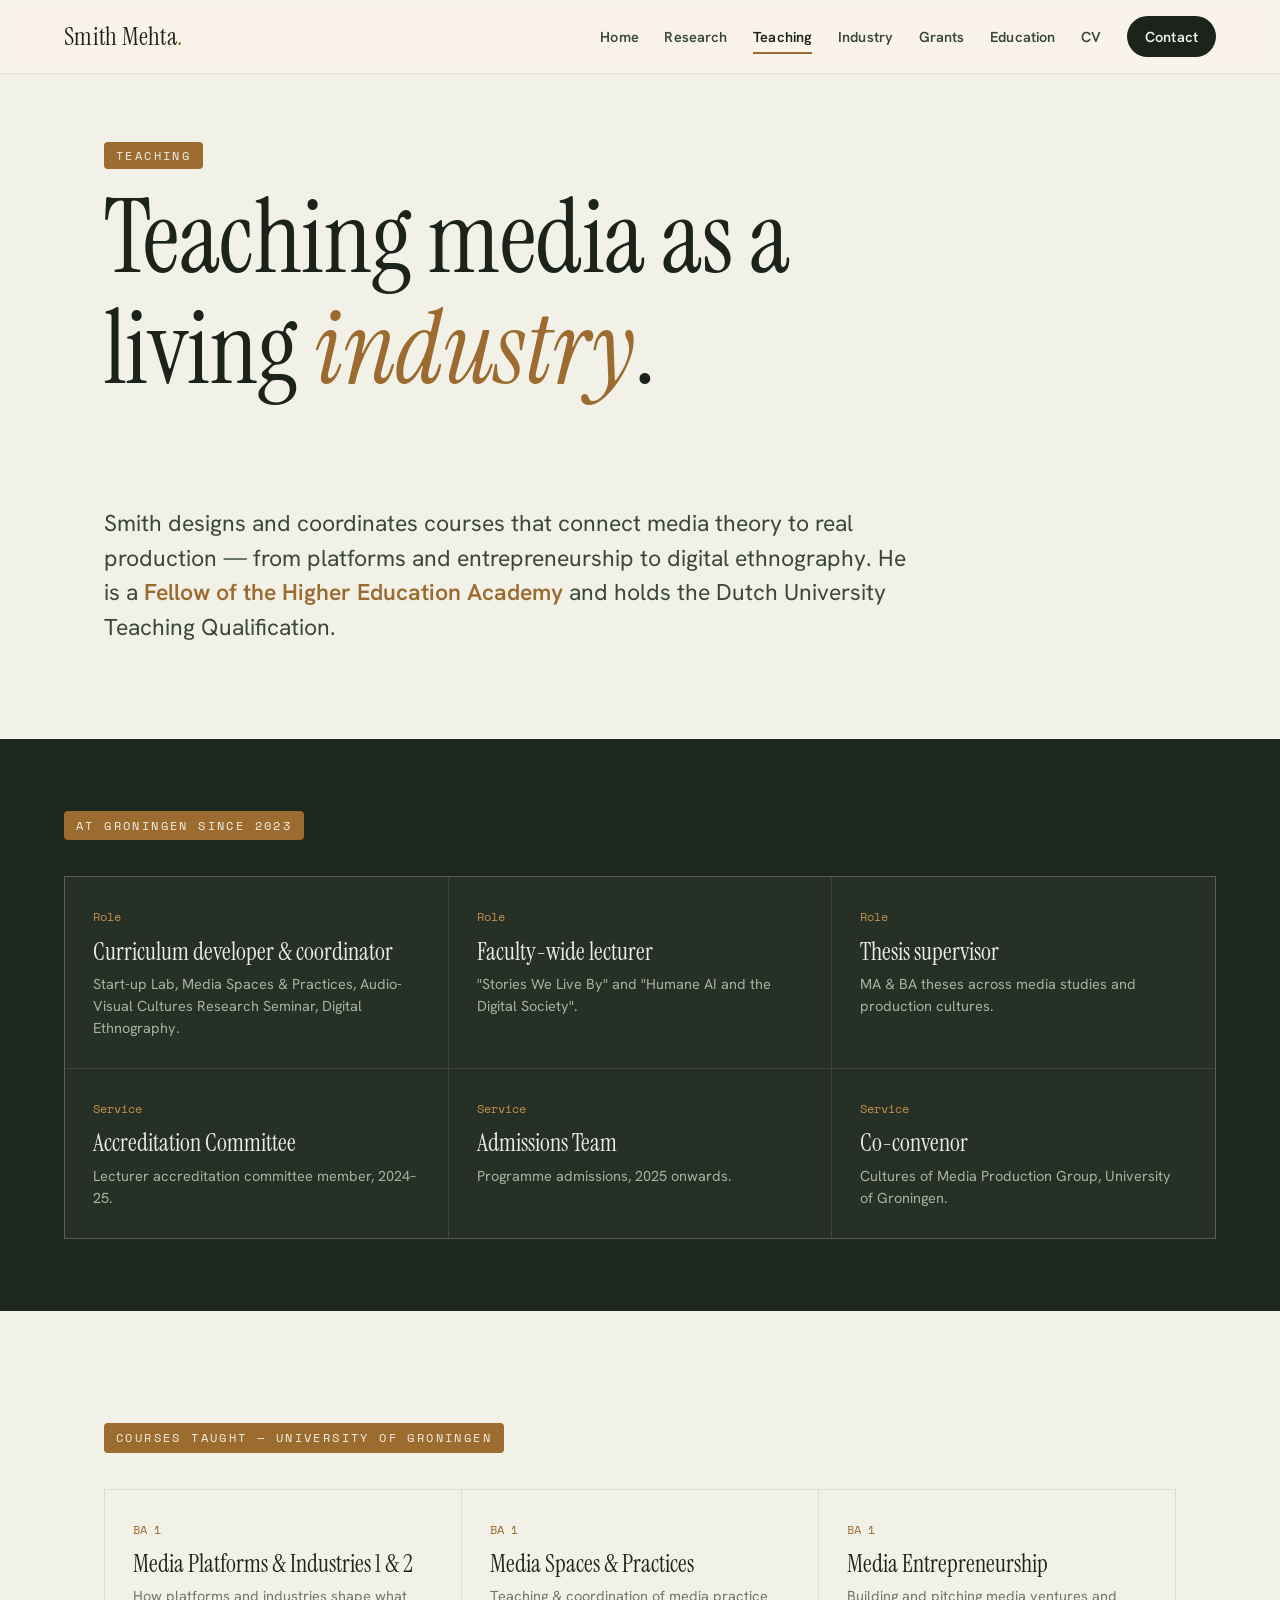
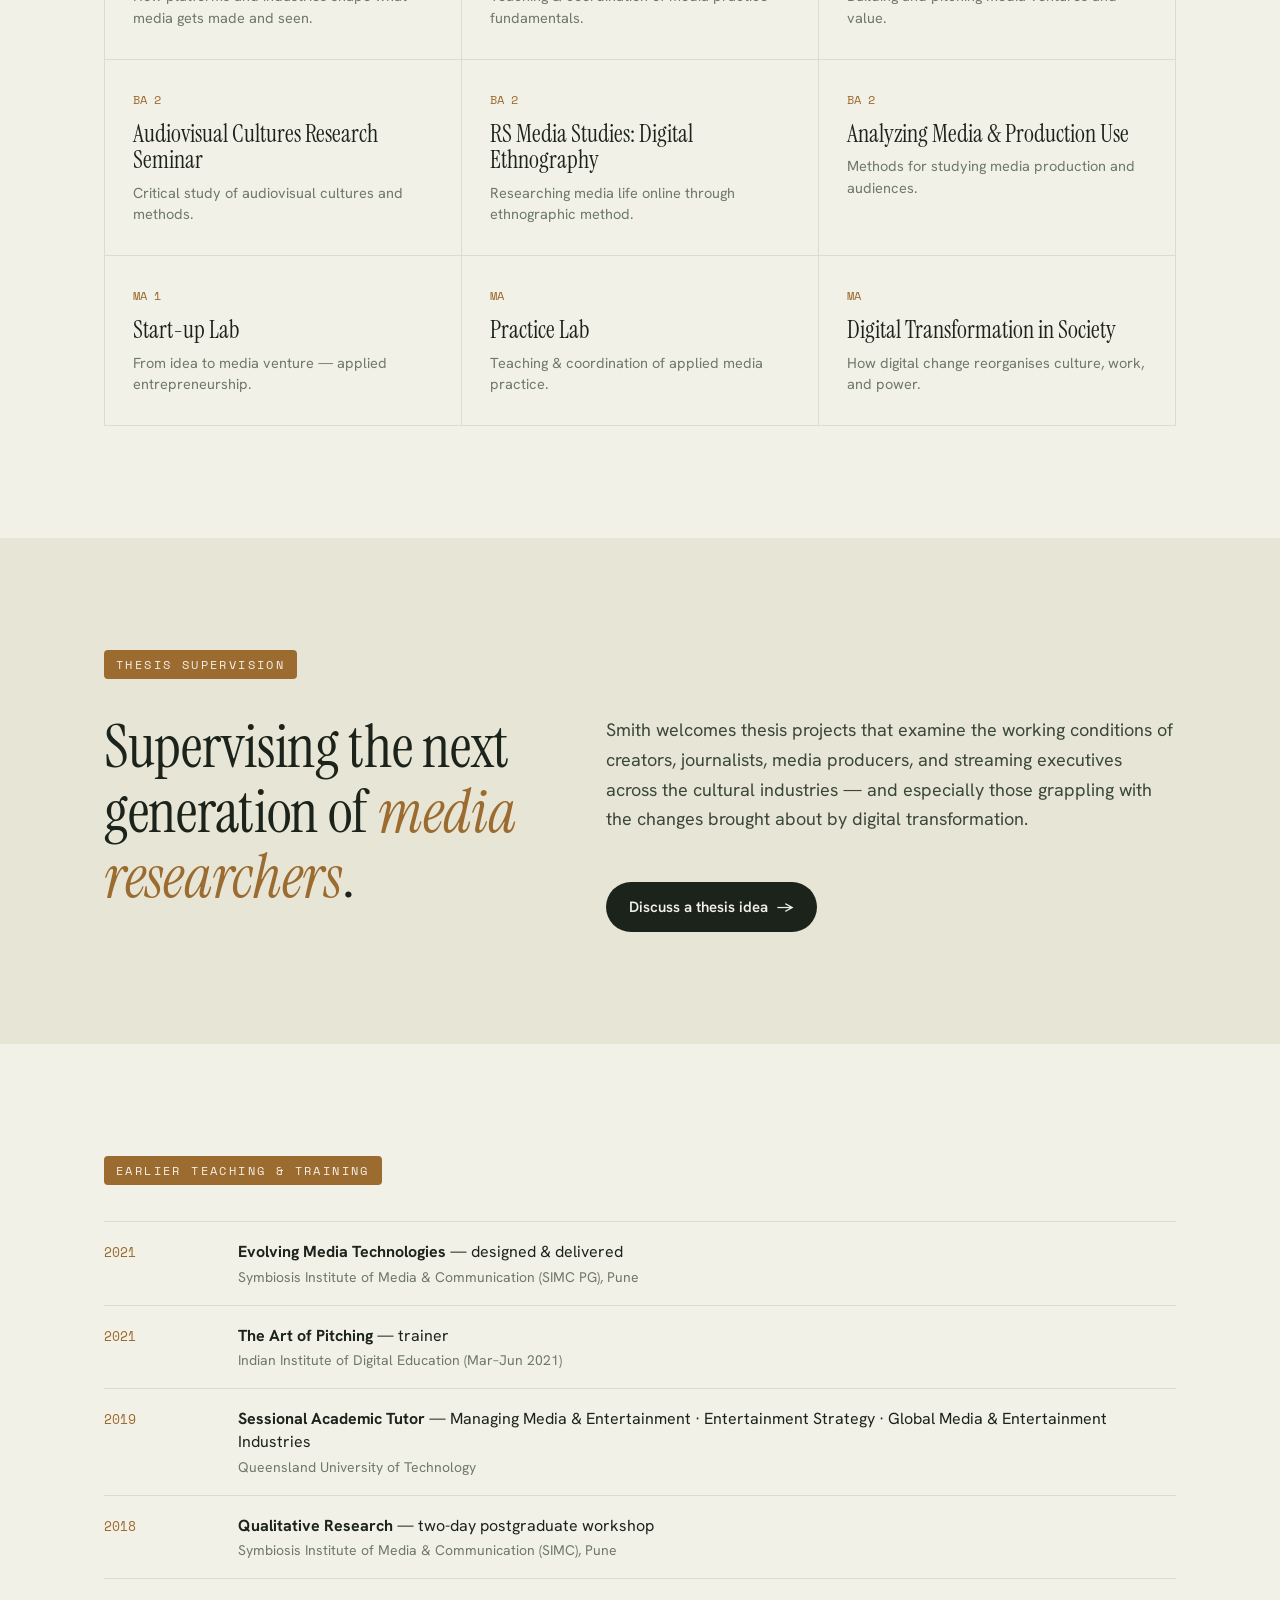
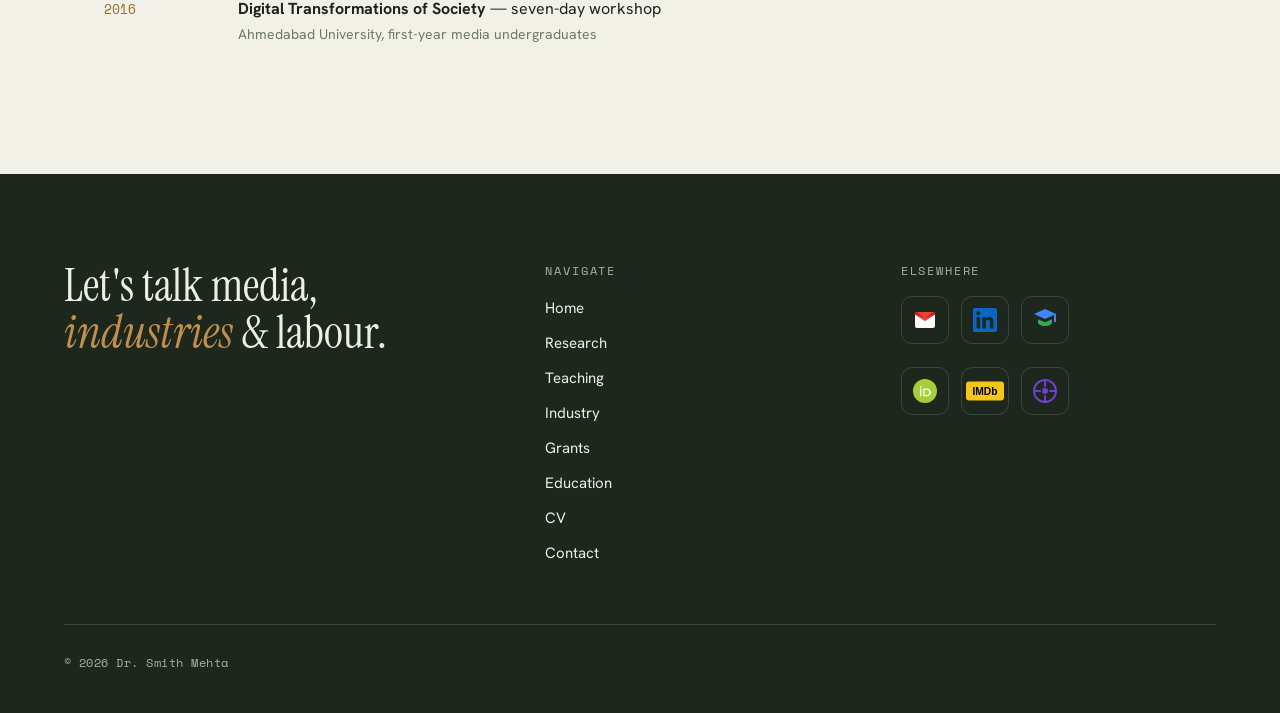
<file: teaching.html>
<!DOCTYPE html>
<html lang="en">
<head>
<meta charset="UTF-8" />
<meta name="viewport" content="width=device-width, initial-scale=1.0" />
<title>Teaching — Dr. Smith Mehta</title>
<meta name="description" content="Courses, supervision, and teaching experience of Dr. Smith Mehta at the University of Groningen and beyond." />
<link rel="preconnect" href="https://fonts.googleapis.com" />
<link rel="preconnect" href="https://fonts.gstatic.com" crossorigin />
<link rel="stylesheet" href="style.css?v=5" />
</head>
<body>

<header class="site-header">
  <div class="bar">
    <a class="brand" href="index.html">Smith Mehta<span class="dot">.</span></a>
    <button class="nav-toggle" aria-label="Menu"><span></span><span></span><span></span></button>
    <nav class="nav">
      <a href="index.html">Home</a>
      <a href="research.html">Research</a>
      <a href="teaching.html" class="active">Teaching</a>
      <a href="industry.html">Industry</a>
      <a href="grants.html">Grants</a>
      <a href="education.html">Education</a>
      <a href="cv.html">CV</a>
      <a href="contact.html" class="pill">Contact</a>
    </nav>
  </div>
</header>

<!-- ===================== PAGE HERO ===================== -->
<section class="section section--tight">
  <div class="container">
    <p class="kicker"><span class="sl-mark">Teaching</span></p>
    <h1 class="display" style="max-width:15ch;">Teaching media as a living <em>industry</em>.</h1>
    <p class="lead" style="max-width:62ch; margin-top:28px;">Smith designs and coordinates courses that connect media theory to real production — from platforms and entrepreneurship to digital ethnography. He is a <b>Fellow of the Higher Education Academy</b> and holds the Dutch University Teaching Qualification.</p>
  </div>
</section>

<!-- ===================== CURRENT ROLES ===================== -->
<section class="section deep section--tight">
  <div class="container container--wide">
    <p class="section-label"><span class="sl-mark">At Groningen since 2023</span></p>
    <div class="exp-grid" style="background:var(--line-deep); border-color:var(--line-deep);">
      <div class="exp-cell" style="background:var(--deep-2);"><div class="n" style="color:var(--clay-2)">Role</div><h3 style="color:var(--on-deep)">Curriculum developer &amp; coordinator</h3><p style="color:var(--on-deep-muted)">Start-up Lab, Media Spaces &amp; Practices, Audio-Visual Cultures Research Seminar, Digital Ethnography.</p></div>
      <div class="exp-cell" style="background:var(--deep-2);"><div class="n" style="color:var(--clay-2)">Role</div><h3 style="color:var(--on-deep)">Faculty-wide lecturer</h3><p style="color:var(--on-deep-muted)">"Stories We Live By" and "Humane AI and the Digital Society".</p></div>
      <div class="exp-cell" style="background:var(--deep-2);"><div class="n" style="color:var(--clay-2)">Role</div><h3 style="color:var(--on-deep)">Thesis supervisor</h3><p style="color:var(--on-deep-muted)">MA &amp; BA theses across media studies and production cultures.</p></div>
      <div class="exp-cell" style="background:var(--deep-2);"><div class="n" style="color:var(--clay-2)">Service</div><h3 style="color:var(--on-deep)">Accreditation Committee</h3><p style="color:var(--on-deep-muted)">Lecturer accreditation committee member, 2024–25.</p></div>
      <div class="exp-cell" style="background:var(--deep-2);"><div class="n" style="color:var(--clay-2)">Service</div><h3 style="color:var(--on-deep)">Admissions Team</h3><p style="color:var(--on-deep-muted)">Programme admissions, 2025 onwards.</p></div>
      <div class="exp-cell" style="background:var(--deep-2);"><div class="n" style="color:var(--clay-2)">Service</div><h3 style="color:var(--on-deep)">Co-convenor</h3><p style="color:var(--on-deep-muted)">Cultures of Media Production Group, University of Groningen.</p></div>
    </div>
  </div>
</section>

<!-- ===================== COURSES ===================== -->
<section class="section" id="courses">
  <div class="container">
    <p class="section-label"><span class="sl-mark">Courses taught — University of Groningen</span></p>
    <div class="exp-grid">
      <div class="exp-cell"><div class="n">BA 1</div><h3>Media Platforms &amp; Industries 1 &amp; 2</h3><p>How platforms and industries shape what media gets made and seen.</p></div>
      <div class="exp-cell"><div class="n">BA 1</div><h3>Media Spaces &amp; Practices</h3><p>Teaching &amp; coordination of media practice fundamentals.</p></div>
      <div class="exp-cell"><div class="n">BA 1</div><h3>Media Entrepreneurship</h3><p>Building and pitching media ventures and value.</p></div>
      <div class="exp-cell"><div class="n">BA 2</div><h3>Audiovisual Cultures Research Seminar</h3><p>Critical study of audiovisual cultures and methods.</p></div>
      <div class="exp-cell"><div class="n">BA 2</div><h3>RS Media Studies: Digital Ethnography</h3><p>Researching media life online through ethnographic method.</p></div>
      <div class="exp-cell"><div class="n">BA 2</div><h3>Analyzing Media &amp; Production Use</h3><p>Methods for studying media production and audiences.</p></div>
      <div class="exp-cell"><div class="n">MA 1</div><h3>Start-up Lab</h3><p>From idea to media venture — applied entrepreneurship.</p></div>
      <div class="exp-cell"><div class="n">MA</div><h3>Practice Lab</h3><p>Teaching &amp; coordination of applied media practice.</p></div>
      <div class="exp-cell"><div class="n">MA</div><h3>Digital Transformation in Society</h3><p>How digital change reorganises culture, work, and power.</p></div>
    </div>
  </div>
</section>

<!-- ===================== SUPERVISION ===================== -->
<section class="section alt" id="supervision">
  <div class="container">
    <p class="section-label"><span class="sl-mark">Thesis supervision</span></p>
    <div style="display:grid; grid-template-columns: 1fr 1.3fr; gap:clamp(28px,5vw,64px); align-items:start;" class="about-grid">
      <h2 class="display">Supervising the next generation of <em>media researchers</em>.</h2>
      <div>
        <p style="font-size:18px; line-height:1.65; margin-top:0; color:var(--ink-soft);">Smith welcomes thesis projects that examine the working conditions of creators, journalists, media producers, and streaming executives across the cultural industries — and especially those grappling with the changes brought about by digital transformation.</p>
        <a class="btn btn--solid" href="contact.html" style="margin-top:30px;">Discuss a thesis idea <span class="arr">→</span></a>
      </div>
    </div>
  </div>
</section>

<!-- ===================== PRIOR TEACHING ===================== -->
<section class="section" id="prior">
  <div class="container">
    <p class="section-label"><span class="sl-mark">Earlier teaching &amp; training</span></p>
    <div class="talk-list">
      <div class="list-line"><div class="yr">2021</div><div class="main"><b>Evolving Media Technologies</b> — designed &amp; delivered<span class="sub">Symbiosis Institute of Media &amp; Communication (SIMC PG), Pune</span></div><div class="amt"></div></div>
      <div class="list-line"><div class="yr">2021</div><div class="main"><b>The Art of Pitching</b> — trainer<span class="sub">Indian Institute of Digital Education (Mar–Jun 2021)</span></div><div class="amt"></div></div>
      <div class="list-line"><div class="yr">2019</div><div class="main"><b>Sessional Academic Tutor</b> — Managing Media &amp; Entertainment · Entertainment Strategy · Global Media &amp; Entertainment Industries<span class="sub">Queensland University of Technology</span></div><div class="amt"></div></div>
      <div class="list-line"><div class="yr">2018</div><div class="main"><b>Qualitative Research</b> — two-day postgraduate workshop<span class="sub">Symbiosis Institute of Media &amp; Communication (SIMC), Pune</span></div><div class="amt"></div></div>
      <div class="list-line"><div class="yr">2016</div><div class="main"><b>Digital Transformations of Society</b> — seven-day workshop<span class="sub">Ahmedabad University, first-year media undergraduates</span></div><div class="amt"></div></div>
    </div>
  </div>
</section>

<!-- ===================== FOOTER ===================== -->
<footer class="site-footer">
  <div class="container container--wide">
    <div class="foot-top">
      <div class="big">Let's talk media,<br/><em>industries</em> &amp; labour.</div>
      <div class="foot-col">
        <h4>Navigate</h4>
        <a href="index.html">Home</a>
        <a href="research.html">Research</a>
        <a href="teaching.html">Teaching</a>
        <a href="industry.html">Industry</a>
        <a href="grants.html">Grants</a>
        <a href="education.html">Education</a>
        <a href="cv.html">CV</a>
        <a href="contact.html">Contact</a>
      </div>
      <div class="foot-col">
        <h4>Elsewhere</h4>
        <div class="foot-logos">
          <a href="mailto:smitmehta9591@gmail.com" aria-label="Email" title="smitmehta9591@gmail.com">
            <svg viewBox="0 0 24 24" aria-hidden="true"><path fill="#EA4335" d="M2 6.5 12 13l10-6.5V6a2 2 0 0 0-2-2H4a2 2 0 0 0-2 2v.5z"/><path fill="#fff" d="M2 6.5V18a2 2 0 0 0 2 2h16a2 2 0 0 0 2-2V6.5L12 13 2 6.5z"/><path fill="#C5221F" d="M2 6.5V6a2 2 0 0 1 2-2l8 6L2 6.5z"/><path fill="#C5221F" d="M22 6.5V6a2 2 0 0 0-2-2l-8 6 10-3.5z"/></svg>
          </a>
          <a href="https://www.linkedin.com/in/smithmehta" target="_blank" rel="noopener" aria-label="LinkedIn" title="LinkedIn">
            <svg viewBox="0 0 24 24" aria-hidden="true"><path fill="#0A66C2" d="M20.45 20.45h-3.55v-5.57c0-1.33-.02-3.04-1.85-3.04-1.85 0-2.14 1.45-2.14 2.94v5.67H9.36V9h3.41v1.56h.05c.47-.9 1.64-1.85 3.37-1.85 3.6 0 4.27 2.37 4.27 5.45v6.29zM5.34 7.43a2.06 2.06 0 1 1 0-4.12 2.06 2.06 0 0 1 0 4.12zM7.12 20.45H3.56V9h3.56v11.45zM22.22 0H1.77C.79 0 0 .77 0 1.73v20.54C0 23.23.79 24 1.77 24h20.45c.98 0 1.78-.77 1.78-1.73V1.73C24 .77 23.2 0 22.22 0z"/></svg>
          </a>
          <a href="https://scholar.google.com/citations?user=PSNeib4AAAAJ&hl=en" target="_blank" rel="noopener" aria-label="Google Scholar" title="Google Scholar">
            <svg viewBox="0 0 24 24" aria-hidden="true"><path fill="#4285F4" d="M12 1L1 6l11 5 9-4.09V14h2V6L12 1z"/><path fill="#34A853" d="M5 11.18v3.32C5 16.43 8.13 18 12 18s7-1.57 7-3.5v-3.32l-7 3.18-7-3.18z"/></svg>
          </a>
          <a href="https://orcid.org/0000-0002-9429-3240" target="_blank" rel="noopener" aria-label="ORCID" title="ORCID 0000-0002-9429-3240">
            <svg viewBox="0 0 24 24" aria-hidden="true"><circle cx="12" cy="12" r="12" fill="#A6CE39"/><path fill="#fff" d="M7.7 8.4a.86.86 0 1 1 0-1.72.86.86 0 0 1 0 1.72zM7.05 9.6h1.3v7.7h-1.3V9.6zm3.2 0h3.18c3.03 0 4.36 2.17 4.36 3.86 0 1.84-1.44 3.86-4.34 3.86h-3.2V9.6zm1.3 1.18v5.34h1.74c2.48 0 3.05-1.88 3.05-2.67 0-1.29-.82-2.67-3.1-2.67h-1.69z"/></svg>
          </a>
          <a href="https://www.imdb.com/name/nm14310551/" target="_blank" rel="noopener" aria-label="IMDb" title="IMDb">
            <svg viewBox="0 0 48 24" aria-hidden="true"><rect width="48" height="24" rx="4" fill="#F5C518"/><text x="24" y="17" text-anchor="middle" font-family="Arial, sans-serif" font-weight="700" font-size="13" fill="#000">IMDb</text></svg>
          </a>
          <a href="https://www.webofscience.com/wos/author/record/AAY-8425-2020" target="_blank" rel="noopener" aria-label="Web of Science" title="Web of Science — Reviewer record">
            <svg viewBox="0 0 24 24" aria-hidden="true"><circle cx="12" cy="12" r="11" fill="none" stroke="#6E40C9" stroke-width="2"/><circle cx="12" cy="12" r="3" fill="#6E40C9"/><path d="M12 1v6M12 17v6M1 12h6M17 12h6" stroke="#6E40C9" stroke-width="2" stroke-linecap="round"/></svg>
          </a>
        </div>
      </div>
    </div>
    <div class="foot-bottom">
      <span>© 2026 Dr. Smith Mehta</span>
    </div>
  </div>
</footer>

<script src="site.js"></script>
</body>
</html>
</file>
<file: style.css>
/* =====================================================================
   Dr. Smith Mehta — Academic Site
   Direction C · Warm Editorial
   Shared design system
   ===================================================================== */

@import url('https://fonts.googleapis.com/css2?family=Instrument+Serif:ital@0;1&family=Hanken+Grotesk:wght@400;500;600;700;800&family=Space+Mono:wght@400;700&family=Fraunces:ital,opsz,wght@0,9..144,400;1,9..144,400&family=Libre+Franklin:wght@400;500;600;700;800&family=Newsreader:ital,opsz,wght@0,6..72,400;1,6..72,400&family=Source+Sans+3:wght@400;500;600;700&family=IBM+Plex+Mono:wght@400;600&family=Cormorant+Garamond:ital,wght@0,400;0,600;1,400&family=Public+Sans:wght@400;500;600;700;800&family=Archivo:wght@400;500;600;700;800&family=DM+Mono:wght@400;500&family=Spectral:ital,wght@0,400;0,600;1,400&family=JetBrains+Mono:wght@400;600&display=swap');

:root {
  --paper:    #f2f1e8;
  --paper-2:  #e7e5d6;
  --ink:      #1b231b;
  --ink-soft: #3a473a;
  --muted:    #6e7a67;
  --clay:     #9c6b2f;
  --clay-2:   #c08f4c;
  --deep:     #1e271d;
  --deep-2:   #263026;
  --on-deep:  #edefe4;
  --on-deep-muted: #a7b29c;
  --line:     #ddddc9;
  --line-2:   #cdcdb4;
  --line-deep: rgba(237,239,228,0.15);

  --display: 'Instrument Serif', Georgia, serif;
  --sans: 'Hanken Grotesk', system-ui, sans-serif;
  --mono: 'Space Mono', ui-monospace, monospace;

  --maxw: 1200px;
  --pad: clamp(22px, 5vw, 64px);
}

* { box-sizing: border-box; }

html { scroll-behavior: smooth; }

body {
  margin: 0;
  background: var(--paper);
  color: var(--ink);
  font-family: var(--sans);
  font-size: 17px;
  line-height: 1.6;
  -webkit-font-smoothing: antialiased;
  text-rendering: optimizeLegibility;
  font-synthesis: none;
}

a { color: inherit; }

img { display: block; max-width: 100%; }

::selection { background: var(--clay); color: var(--paper); }

/* ---------- Layout primitives ---------- */
.container { max-width: var(--maxw); margin: 0 auto; padding-left: var(--pad); padding-right: var(--pad); }
.container--wide { max-width: 1340px; }

.section { padding: clamp(56px, 9vw, 112px) 0; }
.section--tight { padding: clamp(40px, 6vw, 72px) 0; }

.deep { background: var(--deep); color: var(--on-deep); }
.deep h1, .deep h2, .deep h3 { color: var(--on-deep); }
.alt { background: var(--paper-2); }

/* ---------- Hero background photo ---------- */
.hero-bg {
  position: absolute;
  inset: 0;
  width: 100%;
  height: 100%;
  z-index: 0;
  --image-slot-radius: 0;
}
.hero-bg[data-filled] {
  opacity: 0.45;
  filter: saturate(0.9) brightness(0.82);
}
.hero-bg::part(image) { object-position: 50% 12%; }

/* ---------- Type ---------- */
.kicker {
  font-family: var(--mono);
  font-size: 12px;
  letter-spacing: 0.22em;
  text-transform: uppercase;
  color: var(--clay);
  margin: 0 0 18px;
}
.deep .kicker { color: var(--clay-2); }

.display {
  font-family: var(--display);
  font-weight: 400;
  letter-spacing: -0.005em;
  line-height: 1.08;
  margin: 0;
  padding-bottom: 0.18em;
}
.display em { font-style: italic; color: var(--clay); }
.deep .display em { color: var(--clay-2); }

h1.display { font-size: clamp(48px, 8vw, 104px); padding-bottom: 0.72em; }
h2.display { font-size: clamp(34px, 5vw, 60px); }
h3.display { font-size: clamp(26px, 3vw, 36px); }

.lead {
  font-size: clamp(19px, 2.1vw, 23px);
  line-height: 1.5;
  color: var(--ink-soft);
  font-weight: 400;
}
.lead b, .lead strong { color: var(--clay); font-weight: 600; }
.deep .lead { color: var(--on-deep); }
.deep .lead b { color: var(--clay-2); }

.section-label {
  font-family: var(--mono);
  font-size: 12px;
  letter-spacing: 0.2em;
  text-transform: uppercase;
  color: var(--muted);
  display: flex;
  align-items: center;
  gap: 14px;
  margin: 0 0 36px;
}
.deep .section-label { color: var(--on-deep-muted); }
.sl-mark {
  background: var(--clay);
  color: var(--paper);
  padding: 5px 12px;
  border-radius: 4px;
  letter-spacing: 0.2em;
}

/* ---------- Header ---------- */
.site-header {
  position: sticky;
  top: 0;
  z-index: 50;
  background: rgba(250,244,234,0.86);
  backdrop-filter: saturate(1.4) blur(10px);
  border-bottom: 1px solid var(--line);
}
.site-header .bar {
  max-width: 1340px;
  margin: 0 auto;
  padding: 16px var(--pad);
  display: flex;
  align-items: center;
  justify-content: space-between;
  gap: 24px;
}
.brand {
  font-family: var(--display);
  font-size: 25px;
  letter-spacing: 0.01em;
  text-decoration: none;
  color: var(--ink);
  white-space: nowrap;
}
.brand .dot { color: var(--clay); }
.nav { display: flex; align-items: center; gap: clamp(14px, 2vw, 30px); }
.nav a {
  text-decoration: none;
  color: var(--ink-soft);
  font-size: 14.5px;
  font-weight: 600;
  letter-spacing: 0.01em;
  position: relative;
  padding: 4px 0;
  transition: color .18s;
}
.nav a:hover { color: var(--clay); }
.nav a.active { color: var(--ink); }
.nav a.active::after {
  content: "";
  position: absolute;
  left: 0; right: 0; bottom: -2px;
  height: 2px;
  background: var(--clay);
}
.nav a.pill {
  background: var(--ink);
  color: var(--paper);
  padding: 9px 18px;
  border-radius: 40px;
  transition: background .18s;
}
.nav a.pill:hover { background: var(--clay); color: var(--paper); }
.nav a.pill::after { display: none; }

.nav-toggle { display: none; }

/* ---------- Buttons / links ---------- */
.btn {
  display: inline-flex;
  align-items: center;
  gap: 9px;
  font-family: var(--sans);
  font-weight: 600;
  font-size: 15px;
  text-decoration: none;
  padding: 12px 22px;
  border-radius: 40px;
  transition: all .18s;
  cursor: pointer;
  border: 1px solid transparent;
}
.btn--solid { background: var(--ink); color: var(--paper); }
.btn--solid:hover { background: var(--clay); }
.btn--ghost { border-color: var(--line-2); color: var(--ink); }
.btn--ghost:hover { border-color: var(--clay); color: var(--clay); }
.btn--clay { background: var(--clay); color: var(--paper); }
.btn--clay:hover { background: var(--ink); }
.deep .btn--ghost { border-color: var(--line-deep); color: var(--on-deep); }
.deep .btn--ghost:hover { border-color: var(--clay-2); color: var(--clay-2); }
.btn .arr { transition: transform .2s; }
.btn:hover .arr { transform: translateX(3px); }

.tlink {
  text-decoration: none;
  color: var(--clay);
  font-weight: 600;
  border-bottom: 1px solid transparent;
  transition: border-color .18s;
}
.tlink:hover { border-bottom-color: var(--clay); }

/* ---------- Tags / chips ---------- */
.chips { display: flex; flex-wrap: wrap; gap: 10px; }
.chip {
  font-family: var(--mono);
  font-size: 12px;
  letter-spacing: 0.04em;
  padding: 7px 13px;
  border: 1px solid var(--line-2);
  border-radius: 40px;
  color: var(--ink-soft);
  background: rgba(255,255,255,0.4);
}
.deep .chip { border-color: var(--line-deep); color: var(--on-deep-muted); background: transparent; }

/* ---------- Books ---------- */
.book-row { display: grid; grid-template-columns: repeat(3, 1fr); gap: clamp(24px, 3vw, 40px); }
.book-card { border-top: 2px solid var(--line-deep); padding-top: 20px; }
.book-card .tag {
  font-family: var(--mono);
  font-size: 11px;
  letter-spacing: 0.08em;
  text-transform: uppercase;
  color: var(--clay-2);
}
.book-card h3 {
  font-family: var(--display);
  font-weight: 400;
  font-size: clamp(24px, 2.6vw, 30px);
  line-height: 1.08;
  margin: 14px 0 12px;
}
.book-card p { margin: 0; color: var(--on-deep-muted); font-size: 14.5px; line-height: 1.5; }

/* light book variant (on paper) */
.book-card--light { border-top-color: var(--line-2); }
.book-card--light .tag { color: var(--clay); }
.book-card--light p { color: var(--muted); }

/* ---------- Expertise grid ---------- */
.exp-grid { display: grid; grid-template-columns: repeat(3, 1fr); gap: 1px; background: var(--line); border: 1px solid var(--line); }
.exp-cell { background: var(--paper); padding: 30px 28px; }
.exp-cell .n { font-family: var(--mono); font-size: 12px; color: var(--clay); }
.exp-cell h3 { font-family: var(--display); font-weight: 400; font-size: 24px; margin: 12px 0 8px; line-height: 1.1; }
.exp-cell p { margin: 0; font-size: 14.5px; color: var(--muted); line-height: 1.5; }

/* ---------- Publication list ---------- */
.pub-list { display: flex; flex-direction: column; }
.pub {
  display: grid;
  grid-template-columns: 84px 1fr;
  gap: 26px;
  padding: 22px 0;
  border-top: 1px solid var(--line);
  align-items: baseline;
}
.pub:last-child { border-bottom: 1px solid var(--line); }
.pub .yr { font-family: var(--mono); font-size: 13px; color: var(--clay); padding-top: 2px; }
.pub .body { }
.pub .title { font-size: 17.5px; font-weight: 600; line-height: 1.4; margin: 0 0 5px; color: var(--ink); }
.pub .venue { font-size: 15px; color: var(--muted); font-style: italic; }
.pub .meta { display: flex; flex-wrap: wrap; gap: 8px; margin-top: 10px; align-items: center; }
.pub .badge {
  font-family: var(--mono);
  font-size: 10.5px;
  letter-spacing: 0.06em;
  text-transform: uppercase;
  padding: 3px 9px;
  border-radius: 30px;
  border: 1px solid var(--line-2);
  color: var(--muted);
}
.pub .badge--status { color: var(--clay); border-color: color-mix(in oklab, var(--clay) 35%, var(--line-2)); }
.pub a.doi { font-family: var(--mono); font-size: 12px; color: var(--clay); text-decoration: none; }
.pub a.doi:hover { text-decoration: underline; }
.pub .title a.title-link { color: inherit; text-decoration: none; transition: color .15s; }
.pub .title a.title-link:hover { color: var(--clay); text-decoration: underline; text-decoration-thickness: 1px; text-underline-offset: 2px; }

/* ---------- Filter tabs ---------- */
.filter-bar { display: flex; flex-wrap: wrap; gap: 8px; margin-bottom: 8px; }
.filter-bar button {
  font-family: var(--sans);
  font-size: 14px;
  font-weight: 600;
  color: var(--ink-soft);
  background: transparent;
  border: 1px solid var(--line-2);
  border-radius: 40px;
  padding: 9px 18px;
  cursor: pointer;
  transition: all .16s;
}
.filter-bar button:hover { border-color: var(--clay); color: var(--clay); }
.filter-bar button.active { background: var(--ink); color: var(--paper); border-color: var(--ink); }
.pub-toggle {
  margin-top: 28px;
  font-family: var(--sans);
  font-size: 14px;
  font-weight: 600;
  letter-spacing: 0.01em;
  color: var(--paper);
  background: var(--ink);
  border: 1px solid var(--ink);
  border-radius: 999px;
  padding: 12px 26px;
  cursor: pointer;
  transition: background .18s, color .18s, border-color .18s;
}
.pub-toggle:hover { background: var(--clay); border-color: var(--clay); }

/* ---------- Footer social logos ---------- */
.foot-logos { display: grid; grid-template-columns: repeat(3, 48px); gap: 12px; margin-top: 14px; }
.foot-logos a {
  display: flex !important; align-items: center; justify-content: center;
  width: 48px; height: 48px; padding: 0; margin: 0; border: 1px solid var(--line-deep);
  border-radius: 11px; transition: border-color .18s, transform .18s, background .18s;
}
.foot-logos svg { height: 24px; width: auto; max-width: 38px; display: block; }
.foot-logos a:hover { border-color: var(--clay-2); transform: translateY(-2px); background: rgba(255,255,255,0.05); }

/* ---------- Timeline / CV ---------- */
.cv-group { display: grid; grid-template-columns: 200px 1fr; gap: 40px; padding: 36px 0; border-top: 1px solid var(--line); }
.cv-group__label { font-family: var(--mono); font-size: 12px; letter-spacing: 0.16em; text-transform: uppercase; color: var(--muted); padding-top: 4px; }
.cv-entry { padding-bottom: 26px; }
.cv-entry:last-child { padding-bottom: 0; }
.cv-entry .when { font-family: var(--mono); font-size: 12.5px; color: var(--clay); margin-bottom: 5px; }
.cv-entry h3 { font-size: 19px; font-weight: 700; margin: 0 0 3px; line-height: 1.3; }
.cv-entry .where { font-size: 15.5px; color: var(--muted); font-style: italic; margin-bottom: 10px; }
.cv-entry ul { margin: 8px 0 0; padding-left: 18px; }
.cv-entry li { font-size: 15px; color: var(--ink-soft); margin-bottom: 5px; line-height: 1.5; }

/* ---------- Stats ---------- */
.stat-row { display: grid; grid-template-columns: repeat(4, 1fr); gap: 1px; background: var(--line-deep); border-top: 1px solid var(--line-deep); border-bottom: 1px solid var(--line-deep); }
.stat { background: var(--deep); padding: 30px 24px; }
.stat .num { font-family: var(--display); font-size: clamp(30px, 3.4vw, 44px); line-height: 1.02; color: var(--on-deep); }
.stat .num em { font-style: italic; color: var(--clay-2); }
.stat .lbl { font-family: var(--mono); font-size: 11.5px; letter-spacing: 0.08em; text-transform: uppercase; color: var(--on-deep-muted); margin-top: 10px; }

/* ---------- Simple list (grants, talks) ---------- */
.list-line { display: grid; grid-template-columns: 110px 1fr auto; gap: 24px; padding: 18px 0; border-top: 1px solid var(--line); align-items: baseline; }
.list-line .yr { font-family: var(--mono); font-size: 13px; color: var(--clay); }
.list-line .main { font-size: 16px; line-height: 1.45; }
.list-line .main b { font-weight: 700; }
.list-line .main .sub { display: block; color: var(--muted); font-size: 14px; margin-top: 3px; }
.list-line .amt { font-family: var(--mono); font-size: 13px; color: var(--ink-soft); white-space: nowrap; }

/* ---------- Testimonials ---------- */
.tm-grid { display: grid; grid-template-columns: 1fr 1fr; gap: 1px; background: var(--line-deep); border-top: 1px solid var(--line-deep); border-bottom: 1px solid var(--line-deep); margin-top: 40px; }
.tm-card { background: var(--deep); margin: 0; padding: clamp(32px, 4vw, 52px); display: flex; flex-direction: column; }
.tm-quote { font-family: var(--display); font-size: clamp(22px, 2.4vw, 30px); line-height: 1.32; color: var(--on-deep); margin: 0 0 28px; text-indent: -0.5em; }
.tm-quote::before { content: "\201C"; color: var(--clay-2); }
.tm-quote::after { content: "\201D"; color: var(--clay-2); }
.tm-by { margin-top: auto; display: flex; align-items: center; gap: 16px; }
.tm-avatar { width: 56px; height: 56px; flex: 0 0 56px; border-radius: 50%; overflow: hidden; border: 1px solid var(--line-deep); }
.tm-meta { display: flex; flex-direction: column; }
.tm-name { display: block; font-weight: 700; color: var(--on-deep); font-size: 17px; }
.tm-role { display: block; font-family: var(--mono); font-size: 12px; letter-spacing: 0.06em; text-transform: uppercase; color: var(--on-deep-muted); margin-top: 6px; }

/* ====================================================
   FONT PAIRING PRESETS (preview switcher)
   ==================================================== */
body[data-font="editorial"] {
  --display: 'Fraunces', Georgia, serif;
  --sans: 'Libre Franklin', system-ui, sans-serif;
  --mono: 'IBM Plex Mono', ui-monospace, monospace;
}
body[data-font="literary"] {
  --display: 'Newsreader', Georgia, serif;
  --sans: 'Source Sans 3', system-ui, sans-serif;
  --mono: 'DM Mono', ui-monospace, monospace;
}
body[data-font="classical"] {
  --display: 'Cormorant Garamond', Georgia, serif;
  --sans: 'Public Sans', system-ui, sans-serif;
  --mono: 'IBM Plex Mono', ui-monospace, monospace;
}
body[data-font="modern"] {
  --display: 'Spectral', Georgia, serif;
  --sans: 'Archivo', system-ui, sans-serif;
  --mono: 'JetBrains Mono', ui-monospace, monospace;
}

#fontSwitcher {
  position: fixed; left: 18px; bottom: 18px; z-index: 9999;
  display: flex; flex-direction: column; gap: 9px;
  background: var(--deep); color: var(--on-deep);
  padding: 14px; border-radius: 14px;
  box-shadow: 0 14px 38px rgba(0,0,0,.32);
  font-family: var(--mono); font-size: 11px; max-width: 230px;
}
#fontSwitcher .fs-title { letter-spacing: .14em; text-transform: uppercase; color: var(--on-deep-muted); }
#fontSwitcher .fs-grid { display: grid; grid-template-columns: 1fr 1fr; gap: 7px; }
#fontSwitcher button {
  display: flex; flex-direction: column; align-items: flex-start; gap: 3px;
  background: transparent; border: 1px solid var(--line-deep);
  color: var(--on-deep); font-family: inherit; font-size: 11px;
  padding: 9px 10px; border-radius: 9px; cursor: pointer;
  transition: border-color .15s, background .15s; text-align: left;
}
#fontSwitcher button .fs-k { font-weight: 700; }
#fontSwitcher button .fs-d { color: var(--on-deep-muted); font-size: 9px; line-height: 1.25; }
#fontSwitcher button:hover { border-color: var(--clay-2); }
#fontSwitcher button.active { border-color: var(--clay-2); background: rgba(192,143,76,.14); }
#fontSwitcher .fs-collapse {
  align-self: flex-end; background: none; border: none; color: var(--on-deep-muted);
  cursor: pointer; font-family: inherit; font-size: 10px; padding: 0; text-transform: uppercase; letter-spacing: .1em;
}
#fontSwitcher.collapsed .fs-grid, #fontSwitcher.collapsed .fs-title { display: none; }
@media (max-width: 600px) { #fontSwitcher { left: 10px; bottom: 10px; max-width: 170px; } }

/* ---------- Footer ---------- */
.site-footer { background: var(--deep); color: var(--on-deep); padding: clamp(56px, 8vw, 88px) 0 40px; }
.foot-top { display: grid; grid-template-columns: 1.4fr 1fr 1fr; gap: 40px; padding-bottom: 48px; border-bottom: 1px solid var(--line-deep); }
.foot-top .big { font-family: var(--display); font-size: clamp(30px, 4vw, 46px); line-height: 1.02; }
.foot-top .big em { font-style: italic; color: var(--clay-2); }
.foot-col h4 { font-family: var(--mono); font-size: 11.5px; letter-spacing: 0.16em; text-transform: uppercase; color: var(--on-deep-muted); margin: 0 0 16px; font-weight: 400; }
.foot-col a { display: block; color: var(--on-deep); text-decoration: none; font-size: 15px; margin-bottom: 11px; transition: color .16s; }
.foot-col a:hover { color: var(--clay-2); }
.foot-bottom { display: flex; justify-content: space-between; align-items: center; flex-wrap: wrap; gap: 14px; padding-top: 28px; }
.foot-bottom span { font-family: var(--mono); font-size: 12px; color: var(--on-deep-muted); letter-spacing: 0.04em; }

/* ---------- Network map ---------- */
:root {
  --n-collab:   oklch(0.70 0.12 150);
  --n-academic: oklch(0.70 0.12 55);
  --n-industry: oklch(0.70 0.12 250);
  --n-funder:   oklch(0.70 0.12 335);
}
.network .net-head { display: block; margin-bottom: 30px; }
.network .net-head h2 { margin: 0; max-width: none; }
.network .net-head .lead { margin: 0; }
.net-legend { display: flex; flex-wrap: wrap; gap: 6px 22px; margin-bottom: 22px; }
.net-leg { display: inline-flex; align-items: center; gap: 9px; font-family: var(--mono); font-size: 12px; letter-spacing: 0.04em; color: var(--on-deep-muted); background: none; border: none; cursor: pointer; padding: 6px 2px; transition: color .18s; }
.net-leg:hover, .net-leg.on { color: var(--on-deep); }
.net-leg .sw { width: 11px; height: 11px; border-radius: 50%; flex: none; }
.net-wrap { display: grid; grid-template-columns: 1.65fr 1fr; gap: clamp(24px, 4vw, 52px); align-items: center; }
.net-stage { position: relative; }
.net-svg { width: 100%; height: auto; display: block; overflow: visible; }
.net-link { stroke: var(--on-deep-muted); stroke-opacity: .2; stroke-width: 1.2; transition: stroke-opacity .2s, stroke-width .2s; }
.net-svg.dim .net-link { stroke-opacity: .06; }
.net-svg.dim .net-link.hot { stroke-opacity: .9; stroke-width: 1.8; }
.net-node { cursor: pointer; transition: opacity .2s; }
.net-svg.dim .net-node { opacity: .3; }
.net-svg.dim .net-node.hot { opacity: 1; }
.net-svg.dim .net-center { opacity: 1; }
.net-node circle { transition: r .2s ease; }
.net-node:hover circle, .net-node.hot circle { r: 9.5; }
.net-node text { font-family: var(--mono); font-size: 11px; letter-spacing: .02em; fill: var(--on-deep-muted); transition: fill .2s; pointer-events: none; }
.net-node:hover text, .net-node.hot text { fill: var(--on-deep); }
.net-center { cursor: pointer; }
.net-center circle { fill: var(--clay); }
.net-center:hover circle, .net-center.hot circle { r: 34; }
.net-center text { fill: var(--paper); font-family: var(--display); font-size: 17px; letter-spacing: 0; }
.net-panel { border: 1px solid var(--line-deep); border-radius: 8px; padding: 28px 28px 30px; background: var(--deep-2); min-height: 210px; }
.np-tag { font-family: var(--mono); font-size: 11px; letter-spacing: .14em; text-transform: uppercase; margin-bottom: 12px; }
.np-title { font-family: var(--display); font-weight: 400; font-size: 27px; line-height: 1.1; margin: 0 0 13px; color: var(--on-deep); }
.np-blurb { margin: 0; color: var(--on-deep-muted); font-size: 15px; line-height: 1.62; }
.np-hint { font-family: var(--mono); font-size: 11px; letter-spacing: .04em; color: var(--on-deep-muted); margin-top: 18px; opacity: .65; }

/* ---------- Funding map (lollipop timeline) ---------- */
:root { --fund-grant: var(--n-funder); --fund-fellow: var(--n-academic); }
.fund-svg { width: 100%; height: auto; display: block; overflow: visible; }
.fund-axis { stroke: var(--line-deep); stroke-width: 1; }
.fund-year { font-family: var(--mono); font-size: 11px; letter-spacing: .04em; fill: var(--on-deep-muted); }
.fund-stem { stroke-width: 2; stroke-opacity: .55; transition: stroke-opacity .2s; }
.fund-svg.dim .fund-stem { stroke-opacity: .14; }
.fund-svg.dim .fund-item.hot .fund-stem { stroke-opacity: 1; }
.fund-item { cursor: pointer; transition: opacity .2s; }
.fund-svg.dim .fund-item { opacity: .32; }
.fund-svg.dim .fund-item.hot { opacity: 1; }
.fund-dot { transition: r .2s ease; }
.fund-item:hover .fund-dot, .fund-item.hot .fund-dot { r: 12; }
.fund-amt { font-family: var(--display); font-size: 17px; fill: var(--on-deep); }
.fund-label { font-family: var(--mono); font-size: 10.5px; letter-spacing: .02em; fill: var(--on-deep-muted); transition: fill .2s; }
.fund-item:hover .fund-label, .fund-item.hot .fund-label { fill: var(--on-deep); }

/* ---------- Network pinboard ---------- */
.pb-bar { display: flex; align-items: center; justify-content: space-between; gap: 16px; flex-wrap: wrap; margin-bottom: 18px; }
.pb-legend { display: flex; gap: 8px 18px; flex-wrap: wrap; }
.pb-legend button { display: inline-flex; align-items: center; gap: 8px; font-family: var(--mono); font-size: 11.5px; letter-spacing: .04em; background: none; border: none; cursor: pointer; padding: 4px 2px; color: var(--on-deep-muted); transition: color .18s; }
.pb-legend button:hover, .pb-legend button.on { color: var(--on-deep); }
.pb-legend .sw { width: 11px; height: 11px; border-radius: 50%; flex: none; }
.pb-replay { font-family: var(--mono); font-size: 11px; letter-spacing: .12em; text-transform: uppercase; background: none; border: 1px solid var(--line-deep); border-radius: 40px; padding: 8px 16px; cursor: pointer; color: var(--on-deep-muted); transition: all .18s; }
.pb-replay:hover { color: var(--on-deep); border-color: var(--on-deep-muted); }
.pb-board { position: relative; width: 100%; height: 500px; border-radius: 12px;
  background-color: #c9a86a;
  background-image: radial-gradient(circle at 30% 20%, rgba(255,255,255,.10), transparent 40%), radial-gradient(rgba(90,67,38,.35) 1px, transparent 1.4px), radial-gradient(rgba(120,92,52,.25) 1px, transparent 1.4px);
  background-size: auto, 9px 9px, 13px 13px; background-position: 0 0, 0 0, 4px 6px;
  box-shadow: inset 0 0 60px rgba(70,52,28,.5); overflow: hidden; }
.pb-threads { position: absolute; inset: 0; width: 100%; height: 100%; pointer-events: none; }
.pb-threads path { fill: none; stroke: #f6efe0; stroke-opacity: .5; stroke-width: 1.4; transition: stroke-opacity .25s, stroke-width .25s; }
.pb-board.dim .pb-threads path { stroke-opacity: .12; }
.pb-board.dim .pb-threads path.on { stroke-opacity: 1; stroke-width: 2.4; }
.pb-note { position: absolute; transform: translate(-50%,-50%) rotate(var(--r)); width: 140px; background: #fffdf6; padding: 15px 14px 14px; box-shadow: 0 8px 16px rgba(40,28,12,.32); cursor: pointer; transition: transform .25s cubic-bezier(.2,.8,.3,1.1), box-shadow .25s, opacity .25s; }
.pb-note::after { content: ""; position: absolute; top: -7px; left: 50%; width: 13px; height: 13px; border-radius: 50%; transform: translateX(-50%); background: radial-gradient(circle at 35% 30%, #fff, var(--pin) 60%); box-shadow: 0 2px 3px rgba(0,0,0,.4); }
.pb-note .pb-tag { font-family: var(--mono); font-size: 9px; letter-spacing: .12em; text-transform: uppercase; }
.pb-note .pb-name { font-family: var(--display); font-size: 18px; line-height: 1.05; color: var(--ink); margin-top: 4px; }
.pb-board.dim .pb-note { opacity: .42; }
.pb-board.dim .pb-note.on { opacity: 1; }
.pb-note.on { transform: translate(-50%,-50%) rotate(0deg) scale(1.16); box-shadow: 0 18px 30px rgba(40,28,12,.45); z-index: 20; }
.pb-hub { position: absolute; left: 50%; top: 50%; transform: translate(-50%,-50%) rotate(-2deg); width: 176px; background: var(--clay); color: var(--paper); padding: 18px 16px; text-align: center; box-shadow: 0 12px 24px rgba(40,28,12,.5); z-index: 10; }
.pb-hub::after { content: ""; position: absolute; top: -8px; left: 50%; width: 15px; height: 15px; border-radius: 50%; transform: translateX(-50%); background: radial-gradient(circle at 35% 30%, #fff, #7a2d12 65%); box-shadow: 0 2px 3px rgba(0,0,0,.4); }
.pb-hub .h1 { font-family: var(--display); font-size: 25px; line-height: 1; }
.pb-hub .h2 { font-family: var(--mono); font-size: 9.5px; letter-spacing: .16em; text-transform: uppercase; margin-top: 6px; opacity: .85; }
.pb-read { font-family: var(--mono); font-size: 12.5px; line-height: 1.65; letter-spacing: .02em; color: var(--on-deep-muted); margin: 24px 0 0; min-height: 3.2em; border-top: 1px solid var(--line-deep); padding-top: 16px; }
.pb-read b { font-family: var(--sans); font-weight: 600; font-size: 14px; letter-spacing: 0; color: var(--on-deep); }
@media (max-width: 720px) {
  .pb-board { height: 480px; }
  .pb-note { width: 108px; padding: 11px 10px 10px; }
  .pb-note .pb-name { font-size: 14px; }
  .pb-hub { width: 136px; padding: 14px 12px; }
  .pb-hub .h1 { font-size: 20px; }
}

/* ---------- Reveal animation ---------- */
@media (prefers-reduced-motion: no-preference) {
  .reveal { opacity: 0; transform: translateY(18px); transition: opacity .7s cubic-bezier(.2,.7,.2,1), transform .7s cubic-bezier(.2,.7,.2,1); }
  .reveal.in { opacity: 1; transform: none; }
}

/* ---------- Responsive ---------- */
@media (max-width: 900px) {
  .book-row, .exp-grid, .stat-row { grid-template-columns: 1fr 1fr; }
  .foot-top { grid-template-columns: 1fr 1fr; }
  .foot-top .big { grid-column: 1 / -1; }
  .cv-group { grid-template-columns: 1fr; gap: 16px; }
  .network .net-head { grid-template-columns: 1fr; gap: 18px; align-items: start; }
  .net-wrap { grid-template-columns: 1fr; gap: 30px; }
  .net-node text { font-size: 13px; }
}
/* Tablet & mobile: collapse the hamburger nav + stack the hero */
@media (max-width: 860px) {
  .nav { position: fixed; inset: 61px 0 auto 0; background: var(--paper); flex-direction: column; align-items: stretch; gap: 0; padding: 8px var(--pad) 20px; border-bottom: 1px solid var(--line); transform: translateY(-130%); transition: transform .3s; box-shadow: 0 16px 30px rgba(0,0,0,0.08); z-index: 40; max-height: calc(100vh - 61px); overflow-y: auto; }
  .nav.open { transform: none; }
  .nav a { padding: 13px 0; border-bottom: 1px solid var(--line); font-size: 17px; }
  .nav a.active::after { display: none; }
  .nav a.pill { margin-top: 12px; text-align: center; }
  .nav-toggle { display: inline-flex; flex-direction: column; gap: 5px; background: none; border: none; cursor: pointer; padding: 8px; }
  .nav-toggle span { width: 24px; height: 2px; background: var(--ink); display: block; transition: transform .25s, opacity .2s; }
  .nav-toggle.open span:nth-child(1) { transform: translateY(7px) rotate(45deg); }
  .nav-toggle.open span:nth-child(2) { opacity: 0; }
  .nav-toggle.open span:nth-child(3) { transform: translateY(-7px) rotate(-45deg); }

  /* Hero: single column, and cancel the desktop portrait overlap */
  .hero-grid { grid-template-columns: 1fr !important; gap: 10px !important; margin-top: 20px !important; }
  .hero-grid figure { margin-top: 18px !important; }
  .hero-grid figure img { max-width: 480px; }
  .about-grid { grid-template-columns: 1fr !important; }
}
@media (max-width: 640px) {
  body { font-size: 16px; }
  .book-row, .exp-grid, .stat-row { grid-template-columns: 1fr; }
  .rev-grid { grid-template-columns: 1fr !important; }
  .vid-grid { grid-template-columns: 1fr !important; gap: 20px !important; }
  .vid-title { font-size: 24px; }
  .tm-grid { grid-template-columns: 1fr; }
  .pub { grid-template-columns: 1fr; gap: 6px; }
  .pub .yr { padding-top: 0; }
  .list-line { grid-template-columns: 64px 1fr; }
  .list-line .amt { grid-column: 2; }
  .title-link, .pub .title, .list-line .main { overflow-wrap: anywhere; }
  h1.display { font-size: clamp(38px, 11vw, 72px); }
}

/* ---------- Review cards ---------- */
.rev-grid { display: grid; grid-template-columns: repeat(auto-fit, minmax(230px, 1fr)); gap: 1px; background: var(--line-deep); border: 1px solid var(--line-deep); }
.rev-card { position: relative; display: flex; flex-direction: column; background: var(--deep); padding: 32px 28px 26px; text-decoration: none; overflow: hidden; transition: background .25s; }
.rev-card::before { content: ""; position: absolute; left: 0; top: 0; bottom: 0; width: 3px; background: var(--clay); transform: scaleY(0); transform-origin: top; transition: transform .3s cubic-bezier(.2,.8,.3,1); }
.rev-card:hover { background: var(--deep-2); }
.rev-card:hover::before { transform: scaleY(1); }
.rev-num { font-family: var(--mono); font-size: 12px; letter-spacing: .1em; color: var(--clay-2); margin-bottom: 22px; }
.rev-jrnl { font-family: var(--display); font-weight: 400; font-size: 27px; line-height: 1.12; color: var(--on-deep); margin-bottom: 12px; }
.rev-by { font-family: var(--mono); font-size: 12px; letter-spacing: .04em; color: var(--on-deep-muted); }
.rev-go { margin-top: auto; padding-top: 26px; font-family: var(--sans); font-weight: 600; font-size: 14px; color: var(--clay-2); display: inline-flex; align-items: center; gap: 7px; }
.rev-card:hover .rev-go .arr { transform: translateX(4px); }
.rev-go .arr { transition: transform .25s; }

/* ---------- Video / interview cards ---------- */
.vid-grid { display: grid; grid-template-columns: repeat(auto-fill, minmax(340px, 1fr)); gap: 28px; }
.vid-card { display: flex; flex-direction: column; text-decoration: none; border: 1px solid var(--line-2); background: var(--paper); transition: box-shadow .25s, transform .25s; }
.vid-card:hover { box-shadow: 0 14px 40px rgba(0,0,0,.12); transform: translateY(-3px); }
.vid-thumb { position: relative; display: block; aspect-ratio: 16/9; background-size: cover; background-position: center; }
.vid-play { position: absolute; inset: 0; margin: auto; width: 58px; height: 58px; display: flex; align-items: center; justify-content: center; font-size: 20px; color: var(--paper); background: var(--clay); border-radius: 50%; padding-left: 3px; box-shadow: 0 6px 20px rgba(0,0,0,.3); transition: transform .25s; }
.vid-card:hover .vid-play { transform: scale(1.1); }
.vid-body { display: flex; flex-direction: column; padding: 22px 24px 24px; }
.vid-meta { font-family: var(--mono); font-size: 11.5px; letter-spacing: .08em; text-transform: uppercase; color: var(--clay); margin-bottom: 10px; }
.vid-title { font-family: var(--display); font-size: 27px; line-height: 1.1; color: var(--ink); margin-bottom: 12px; }
.vid-desc { font-size: 14.5px; line-height: 1.55; color: var(--ink-soft); margin-bottom: 18px; }
.vid-go { margin-top: auto; font-family: var(--sans); font-weight: 600; font-size: 14px; color: var(--clay); display: inline-flex; align-items: center; gap: 7px; }
.vid-card:hover .vid-go .arr { transform: translateX(4px); }
.vid-go .arr { transition: transform .25s; }
</file>
